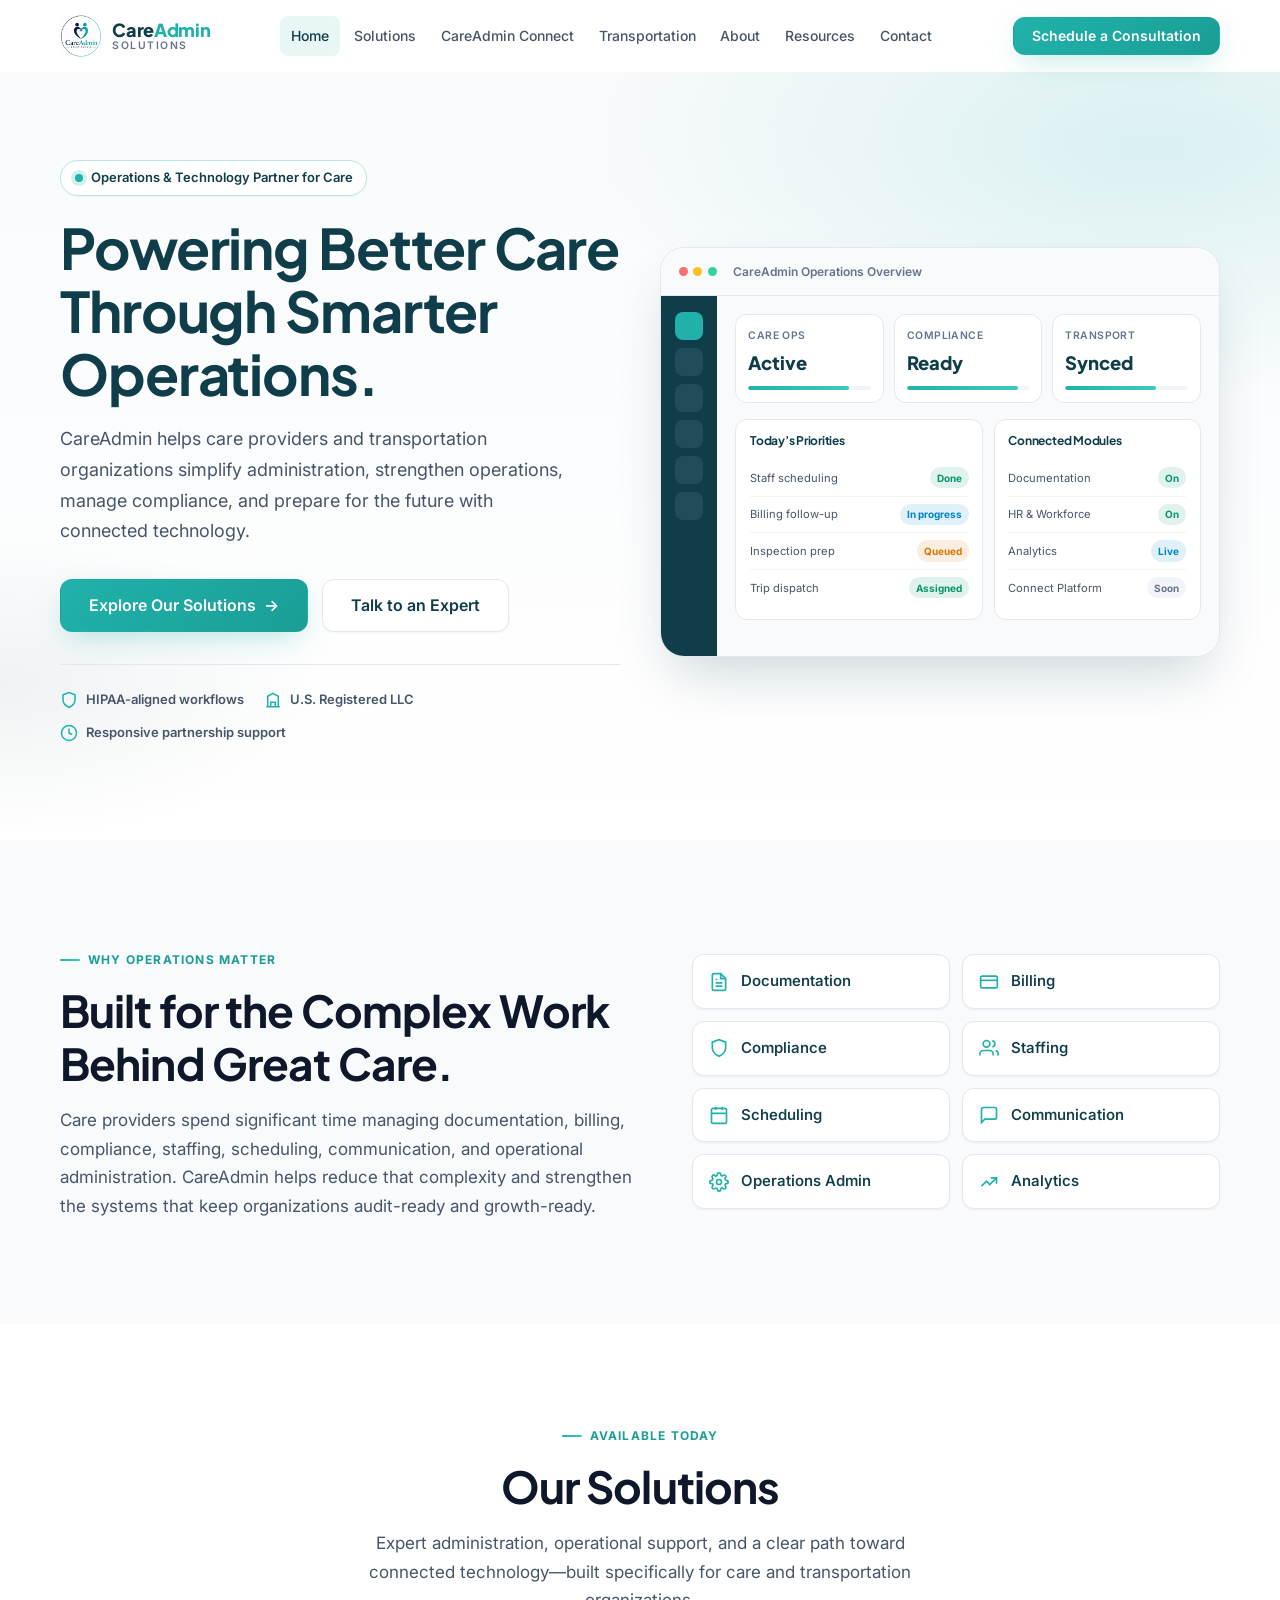
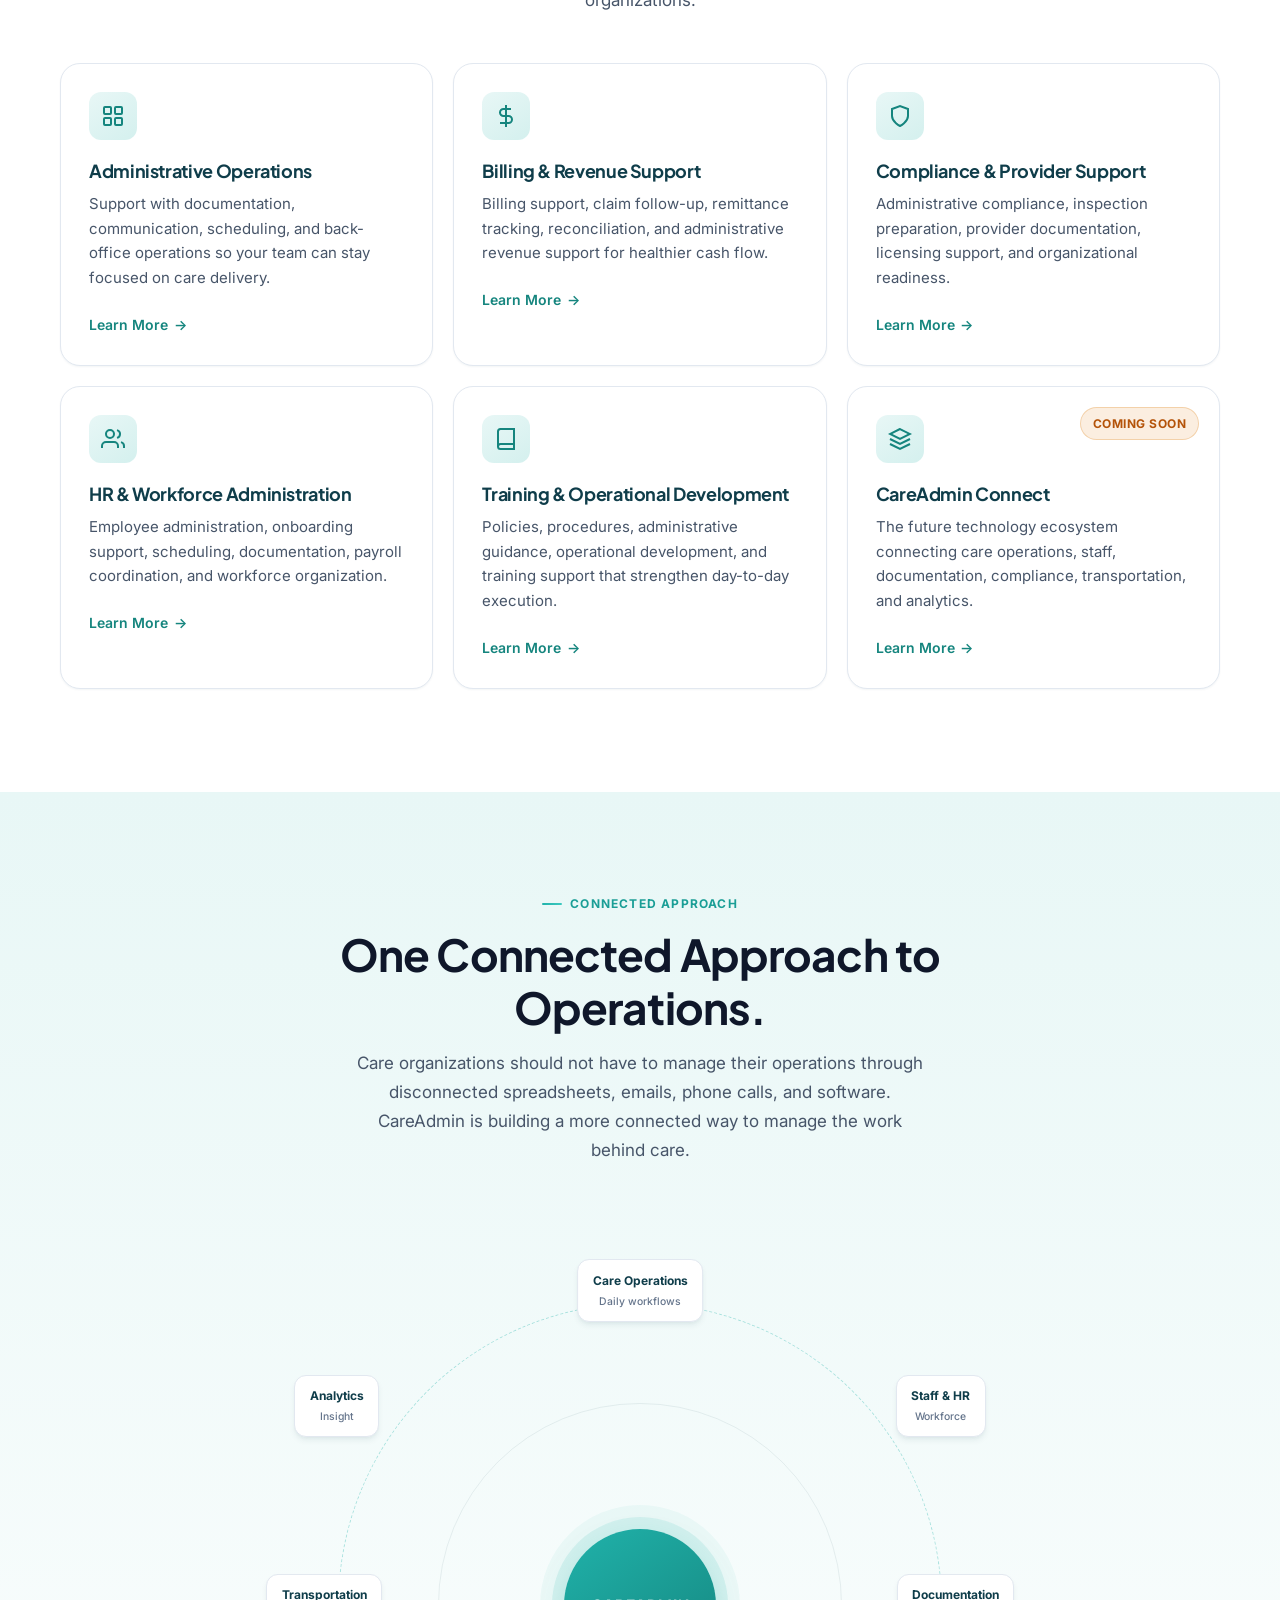
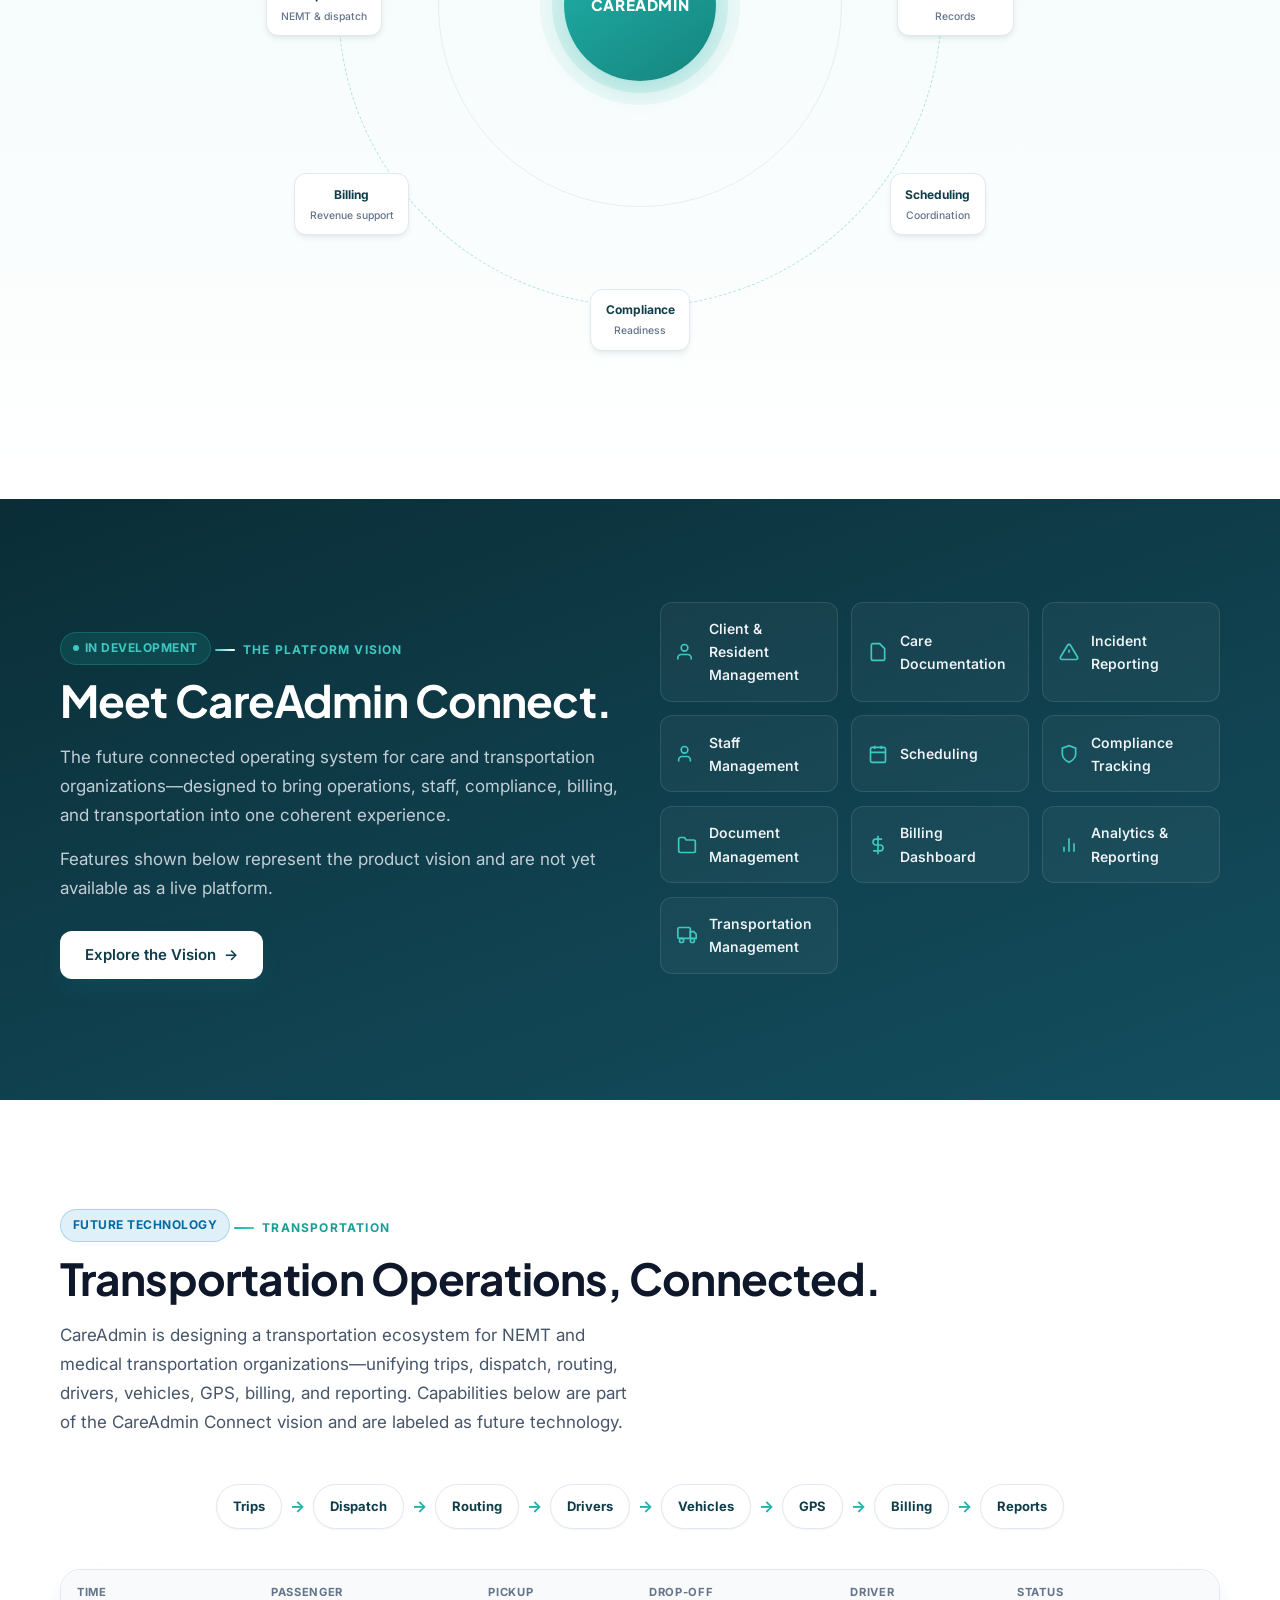
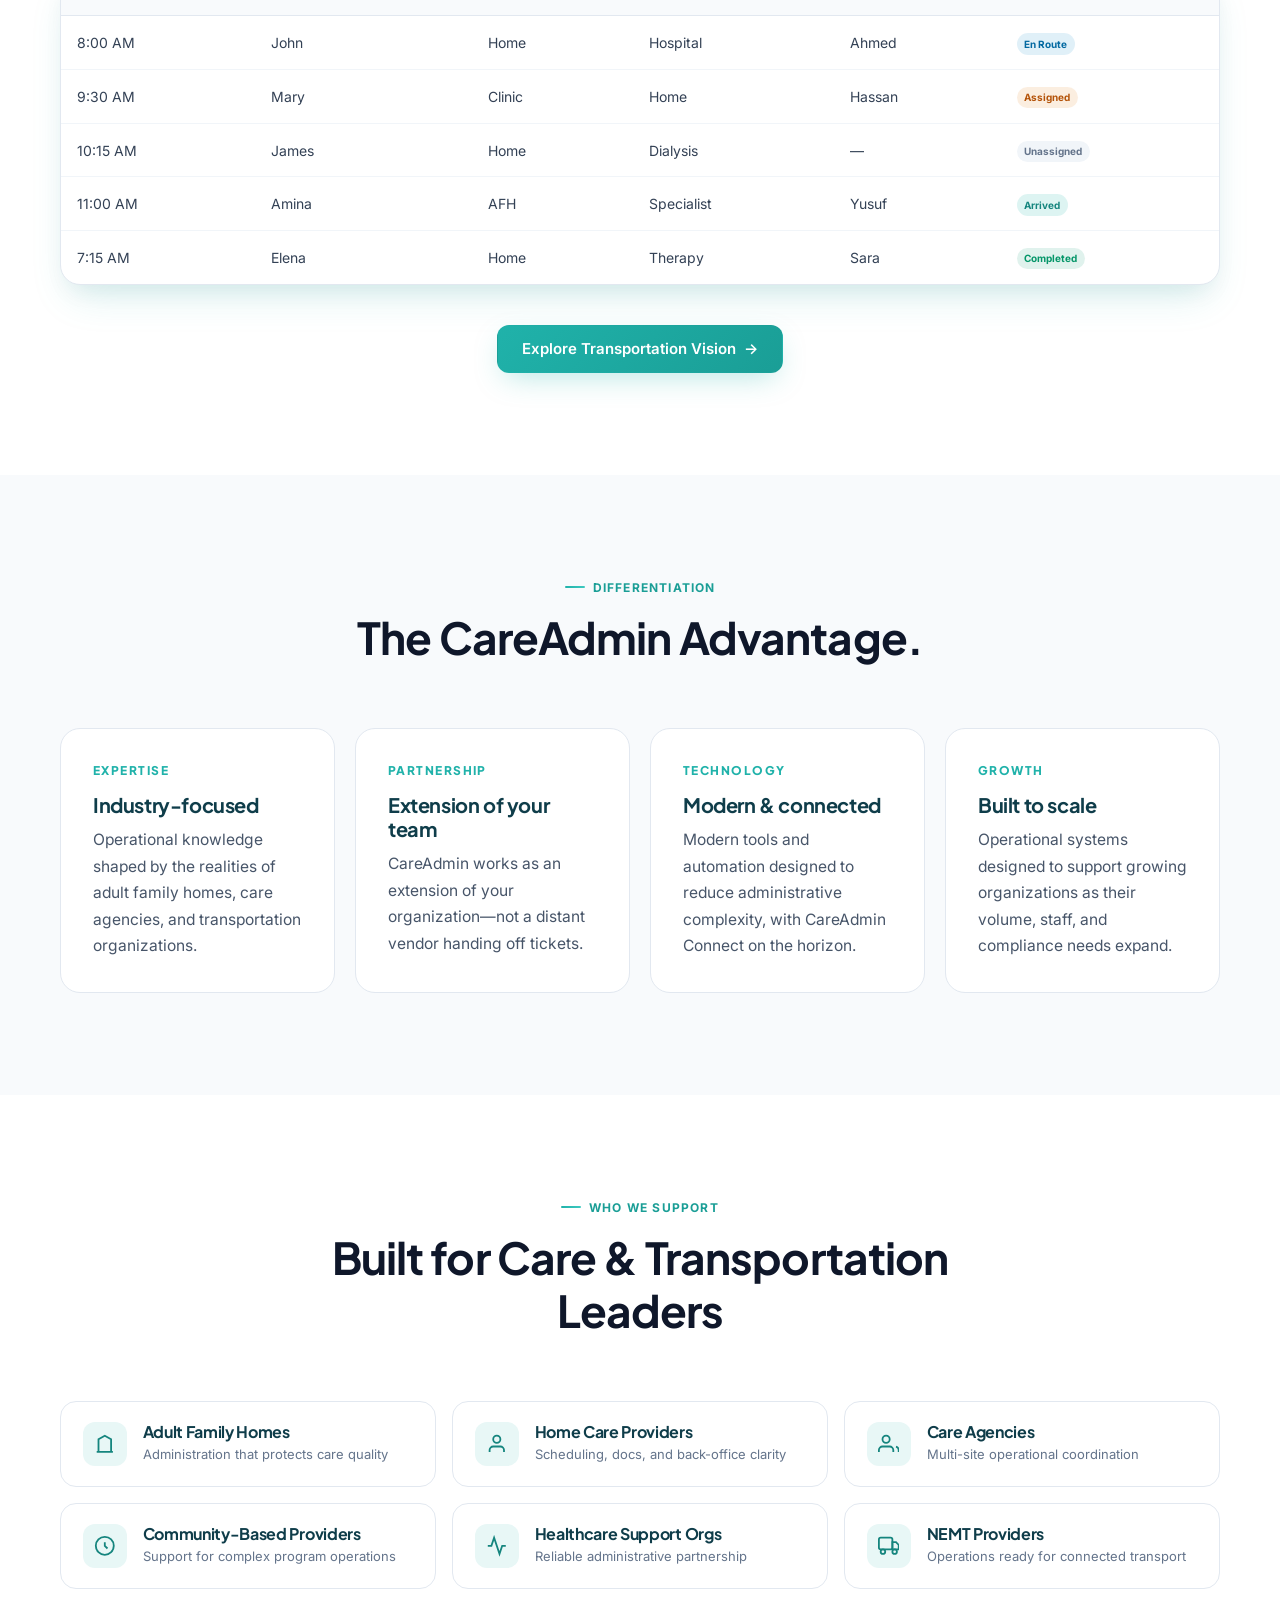
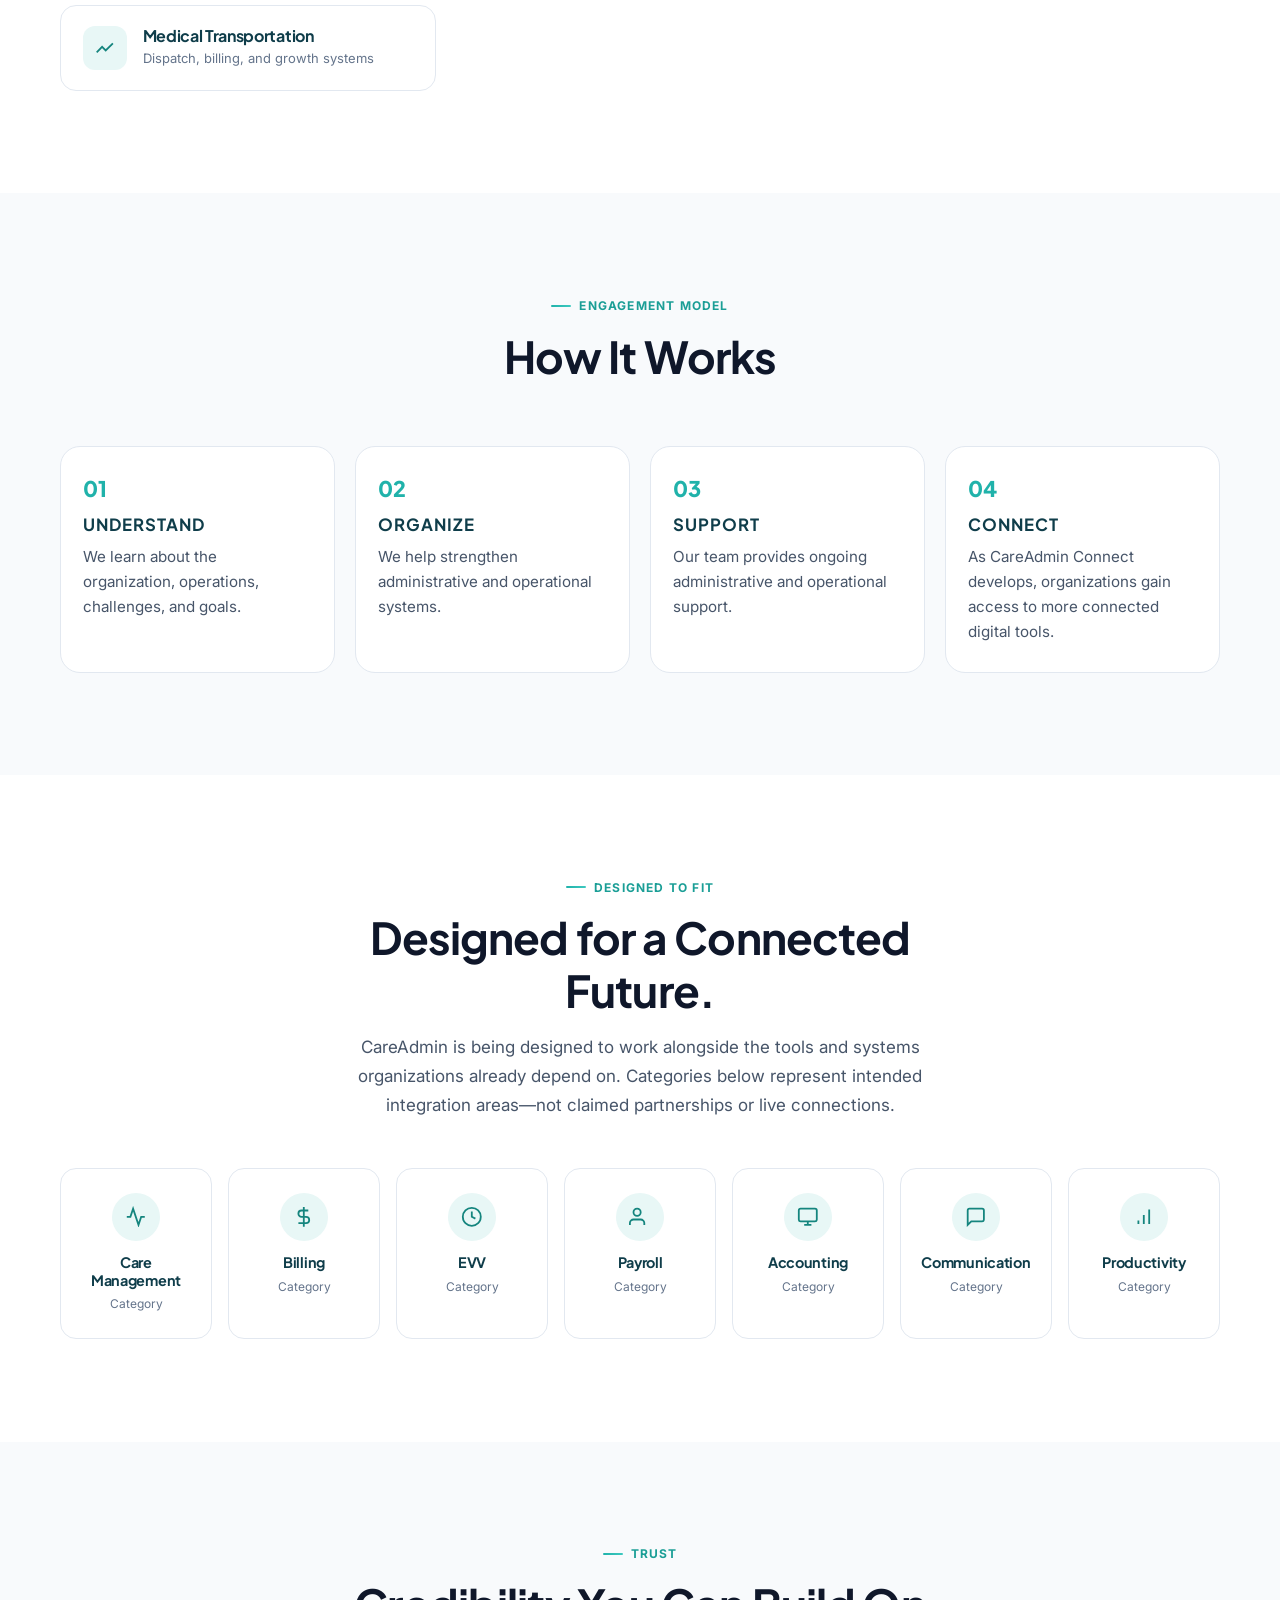
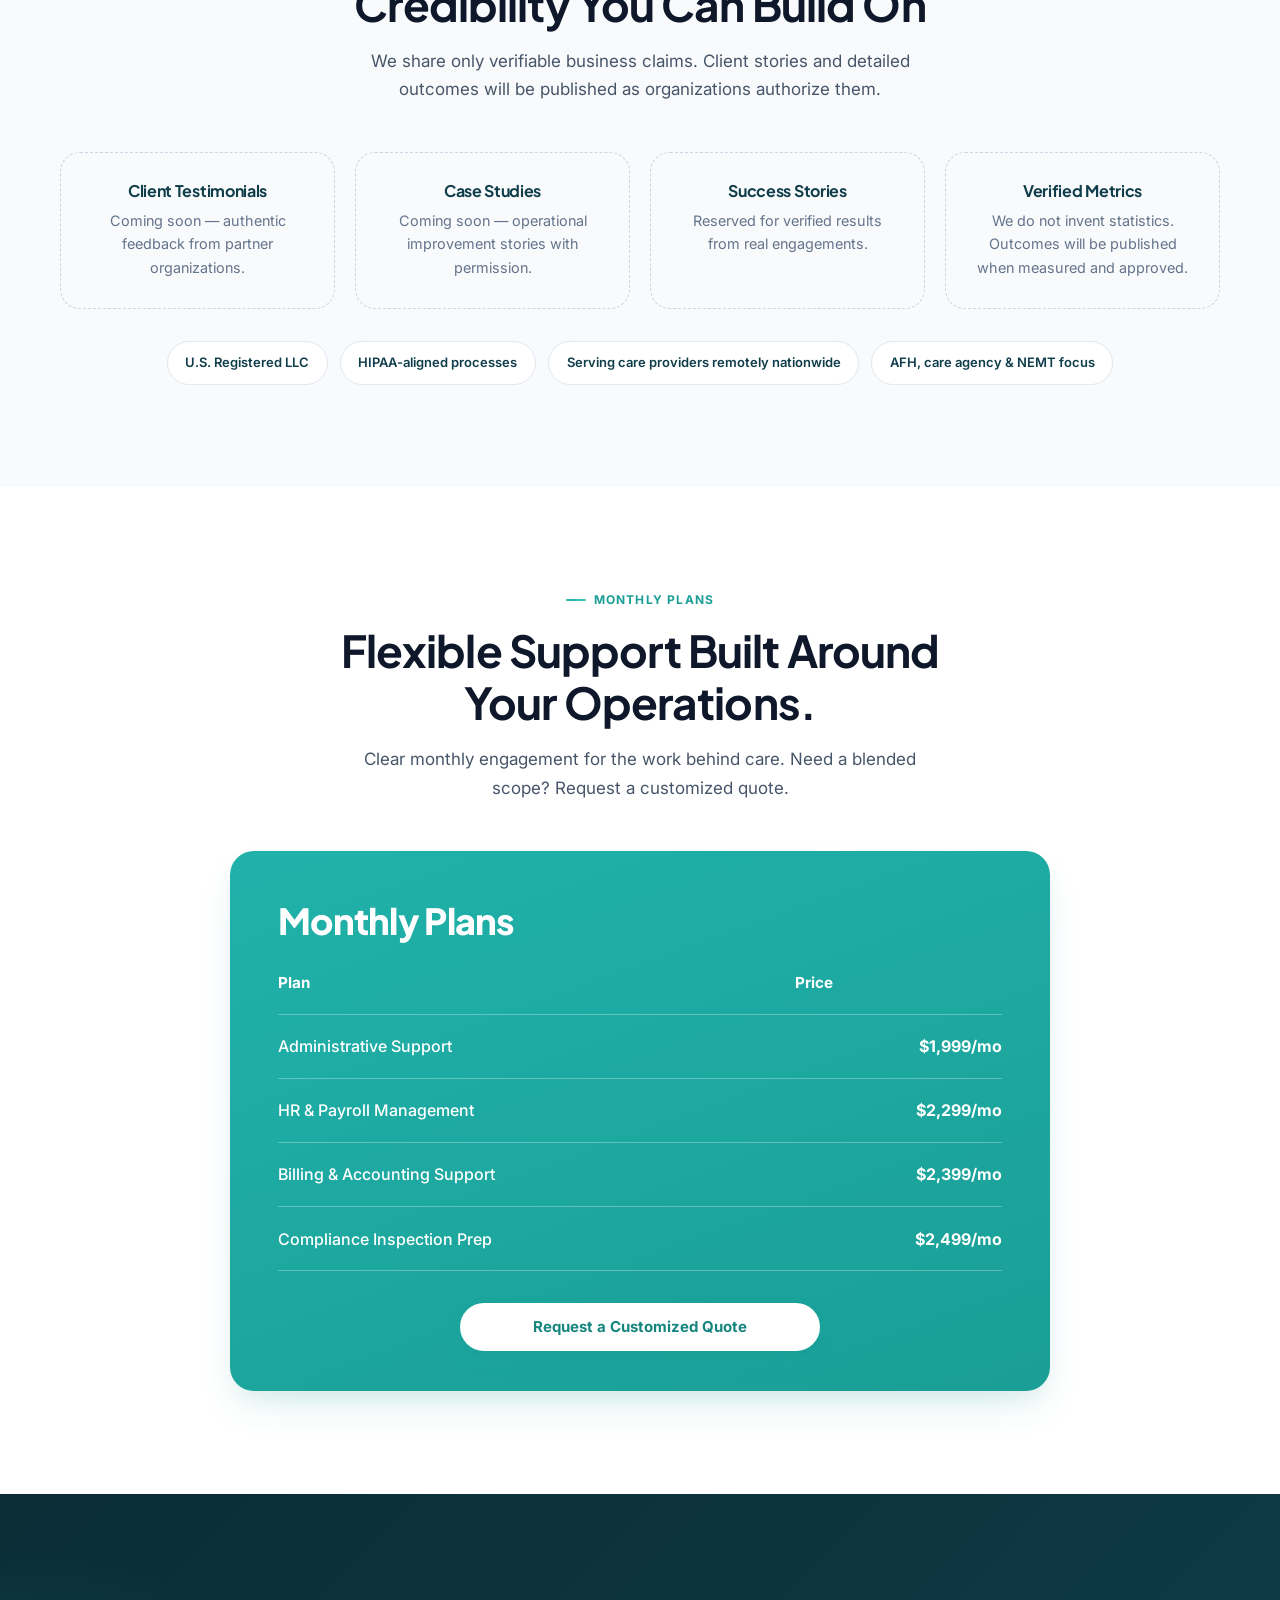
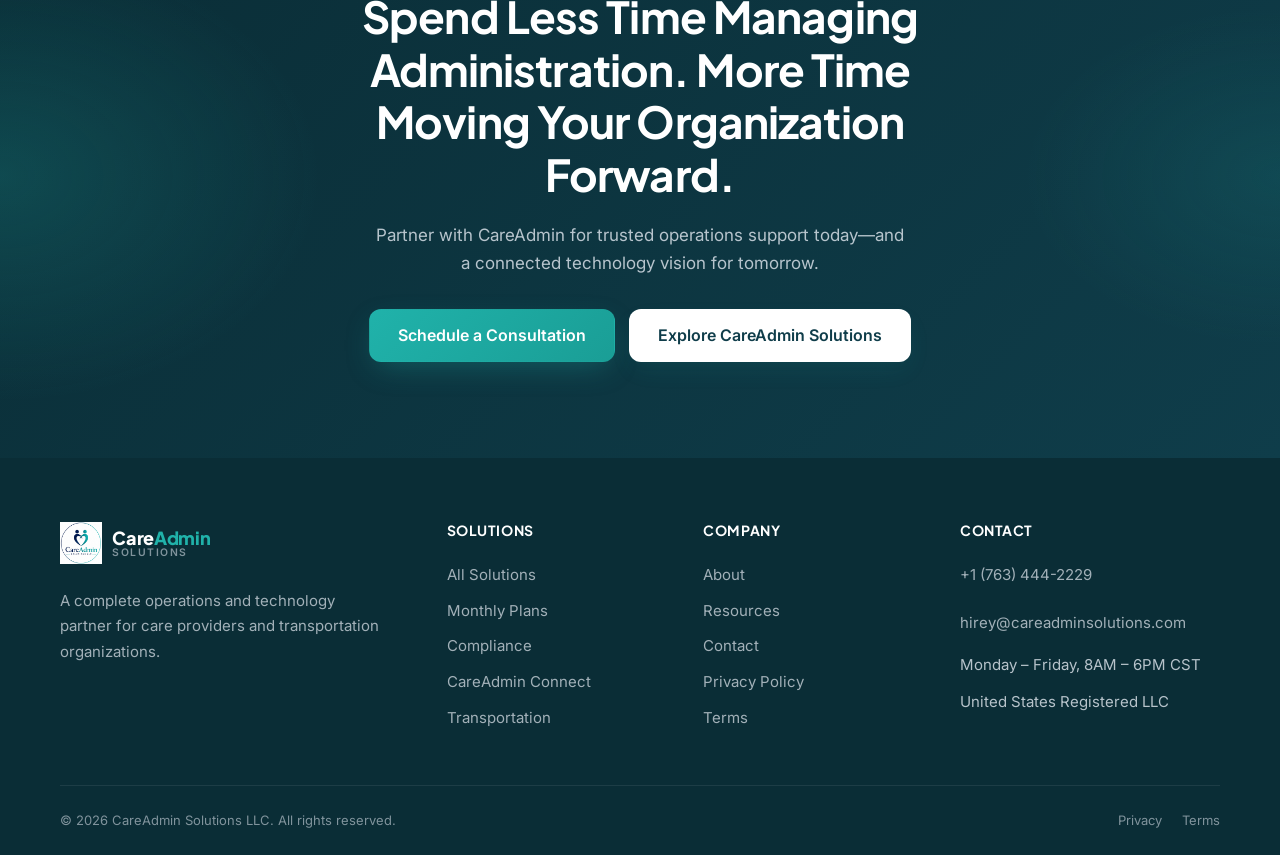
<file: index.htm>
<!DOCTYPE html>
<html lang="en">
<head>
  <meta charset="UTF-8" />
  <meta http-equiv="refresh" content="0; url=index.html" />
  <link rel="canonical" href="https://careadminsolutions.com/" />
  <title>Redirecting to CareAdmin Solutions</title>
  <script>location.replace("index.html");</script>
</head>
<body>
  <p>If you are not redirected, <a href="index.html">continue to CareAdmin Solutions</a>.</p>
</body>
</html>
</file>
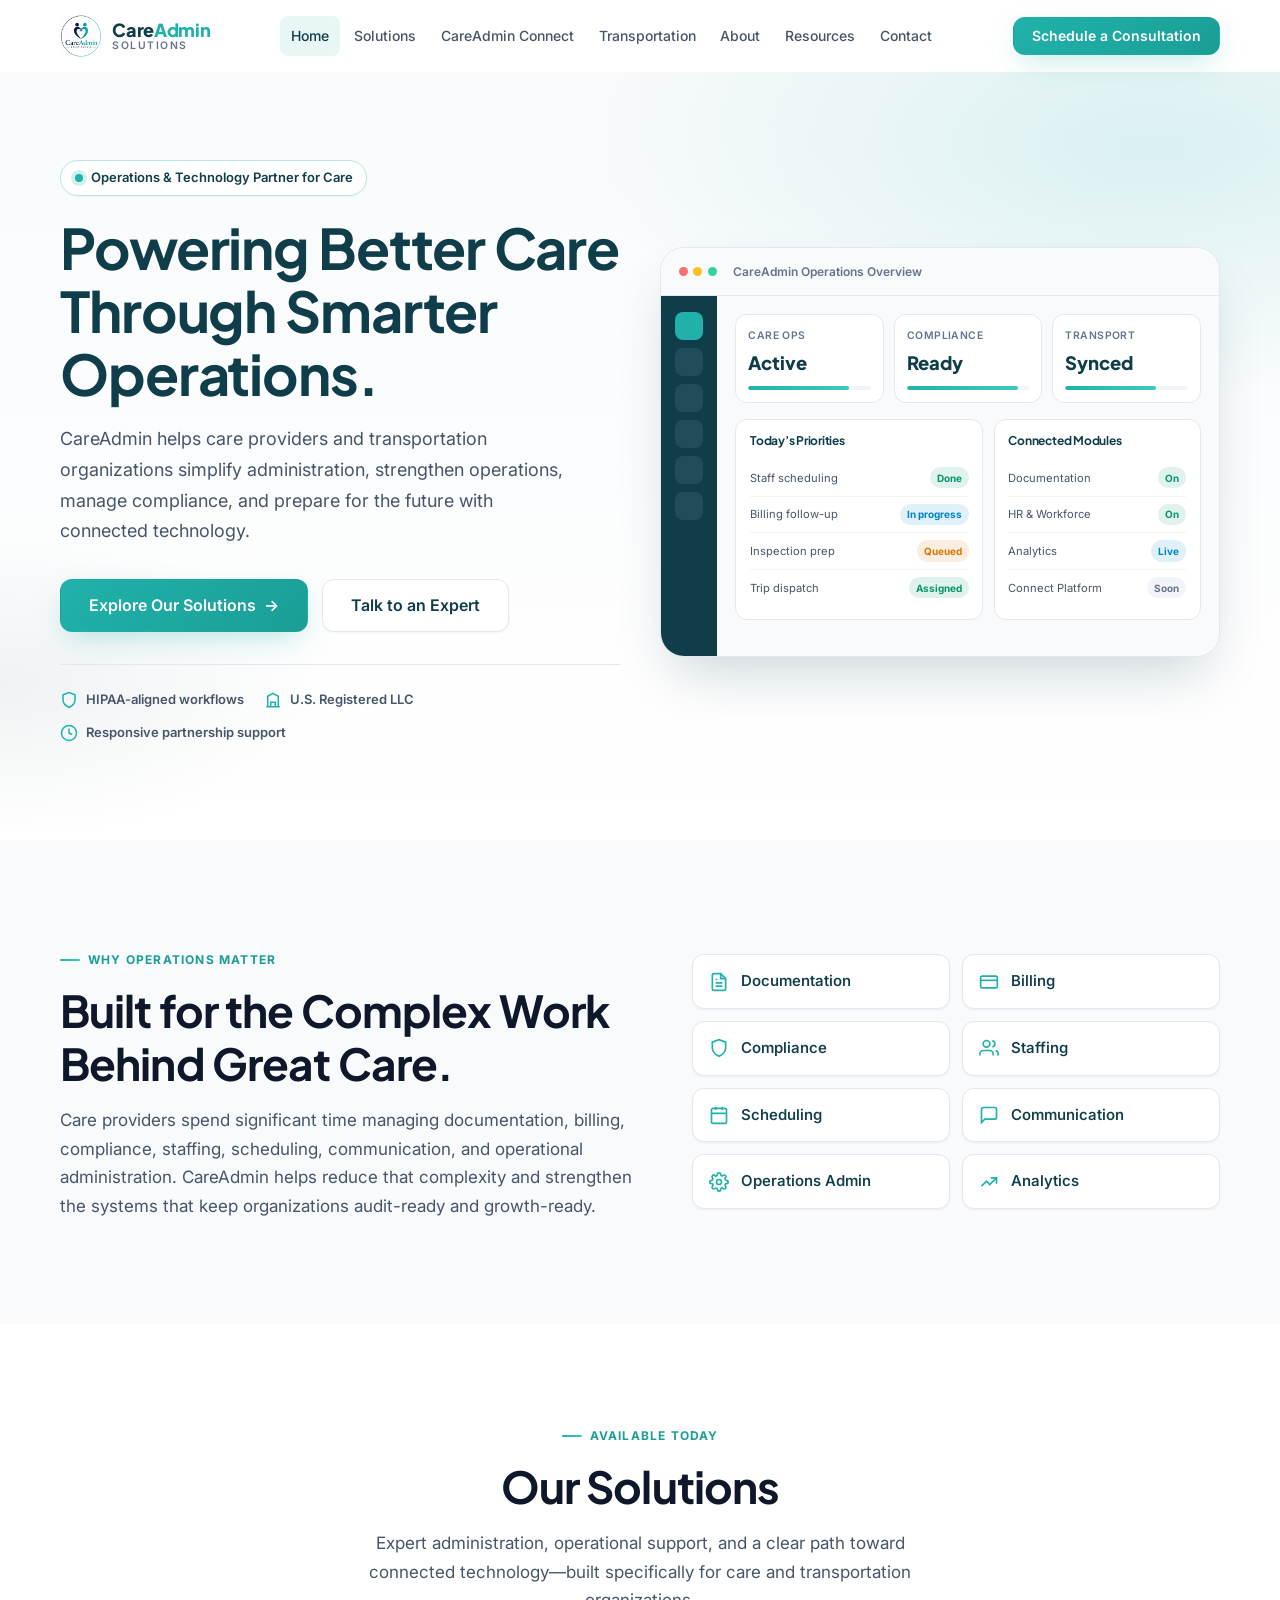
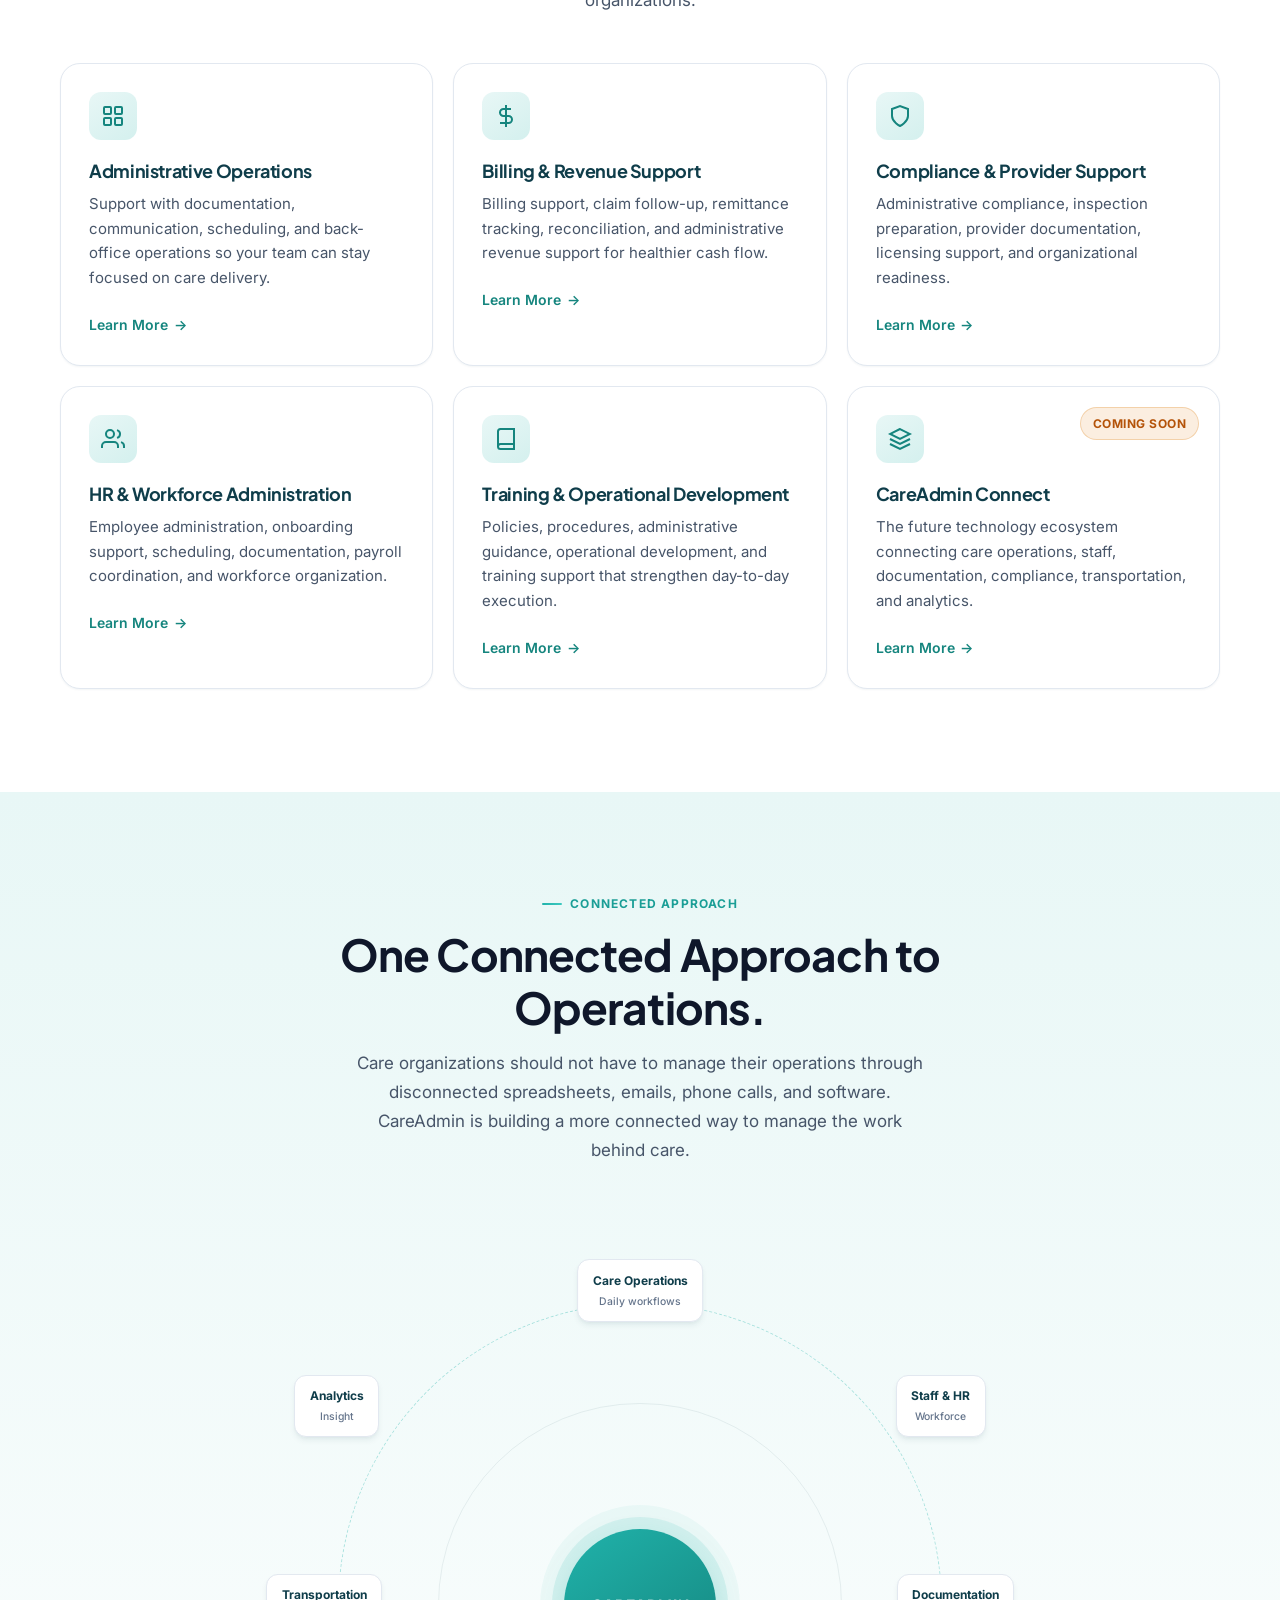
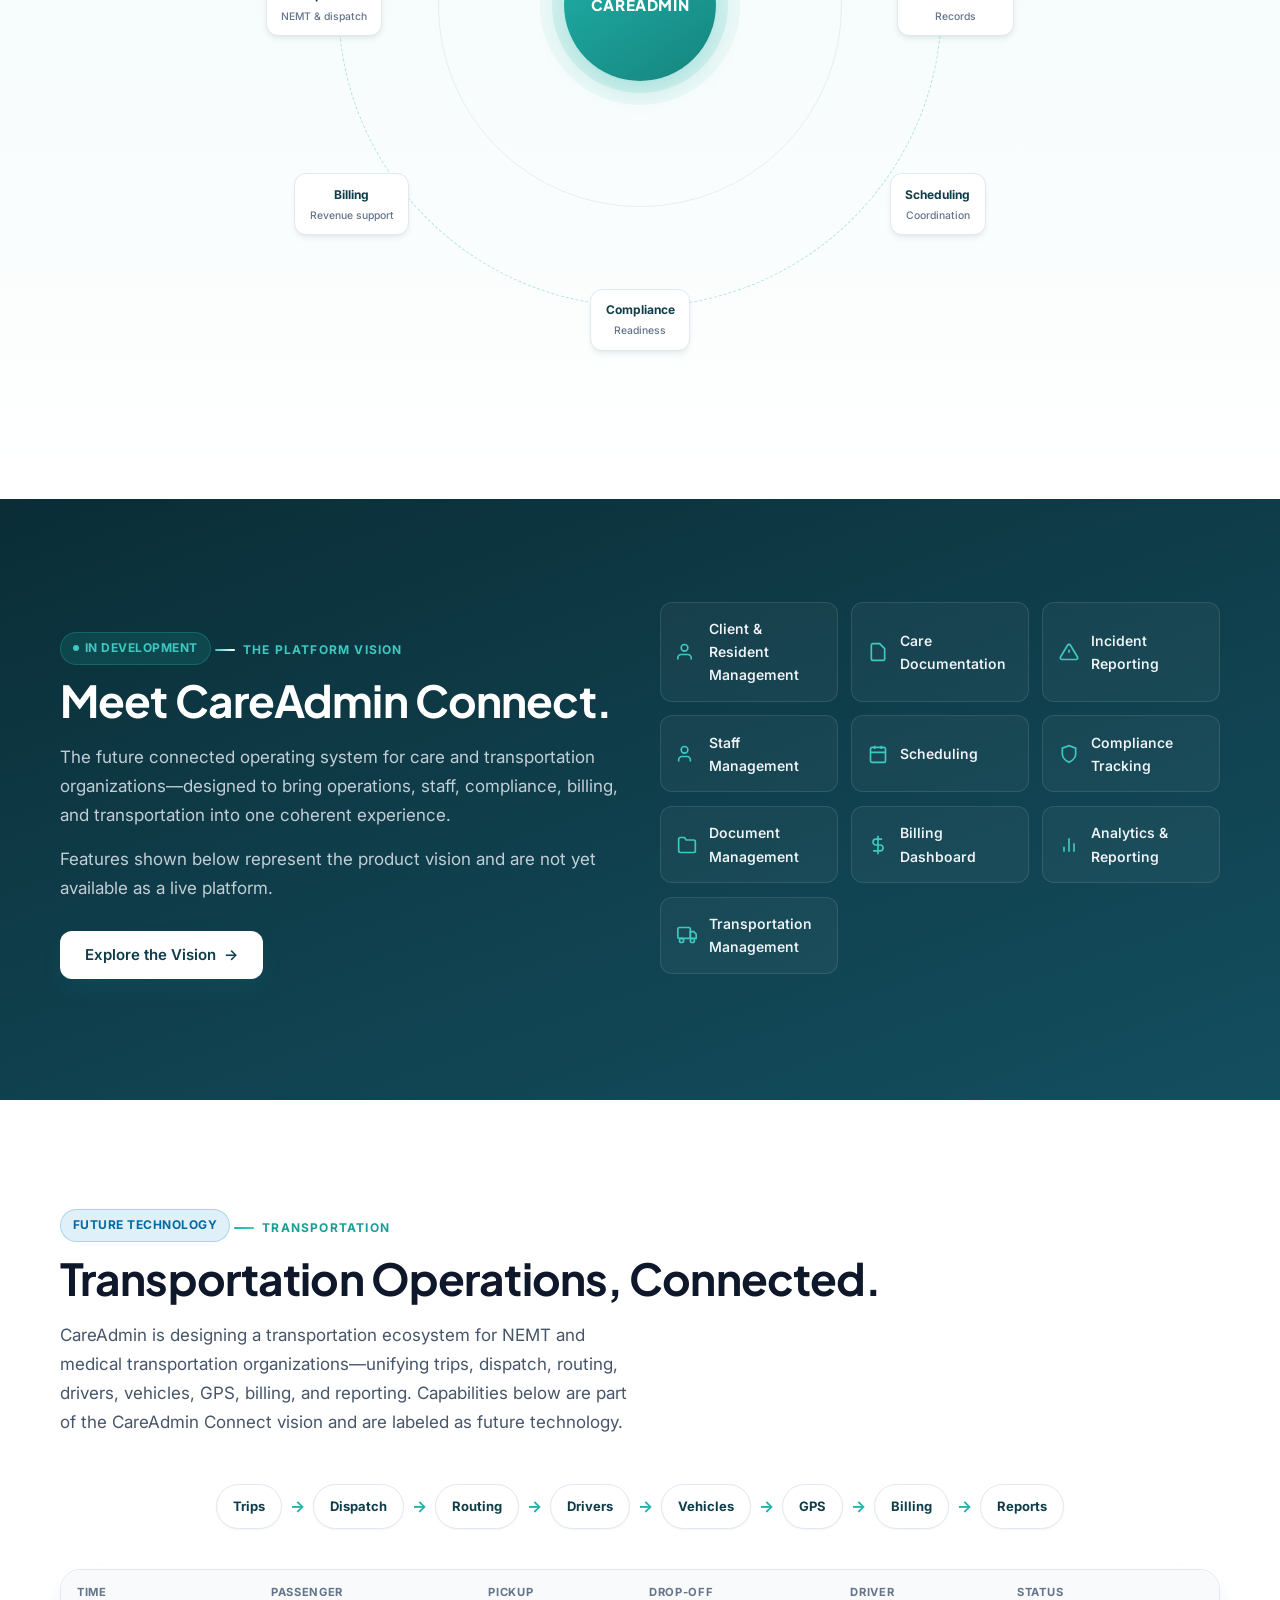
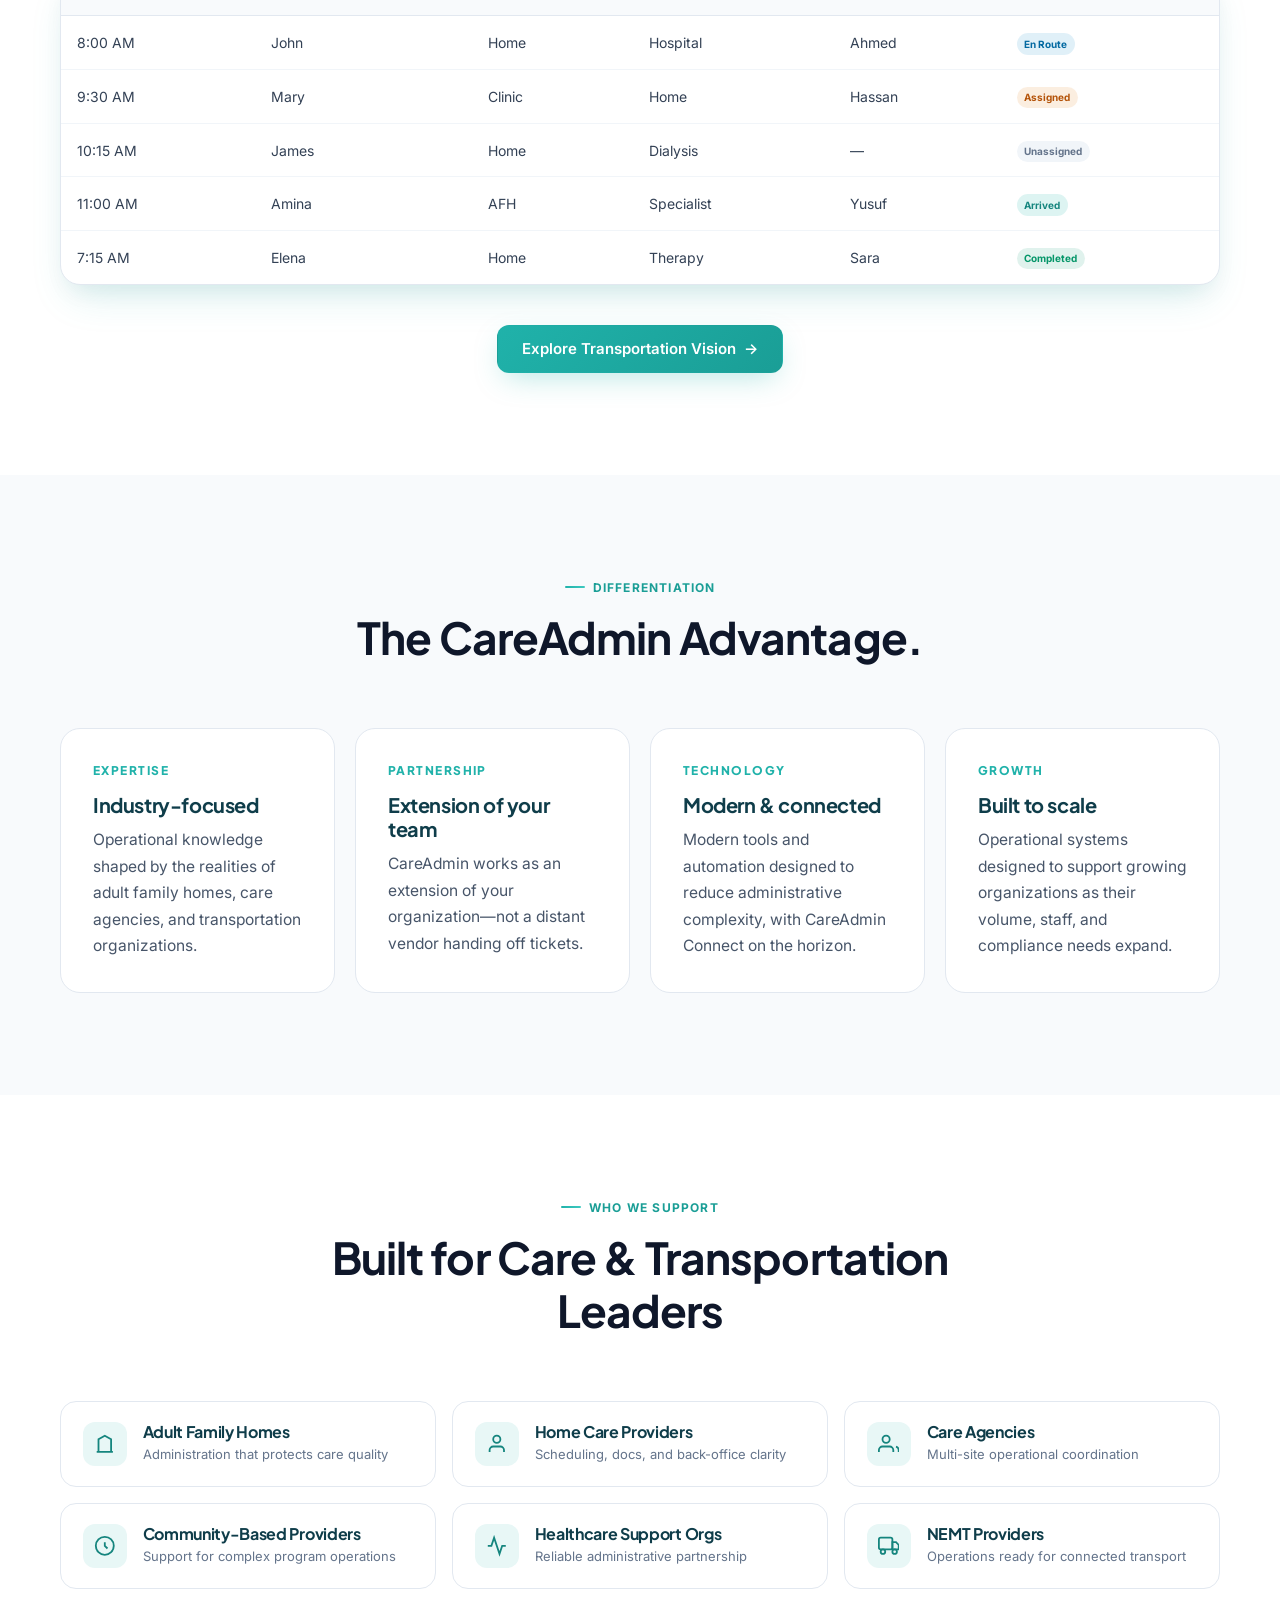
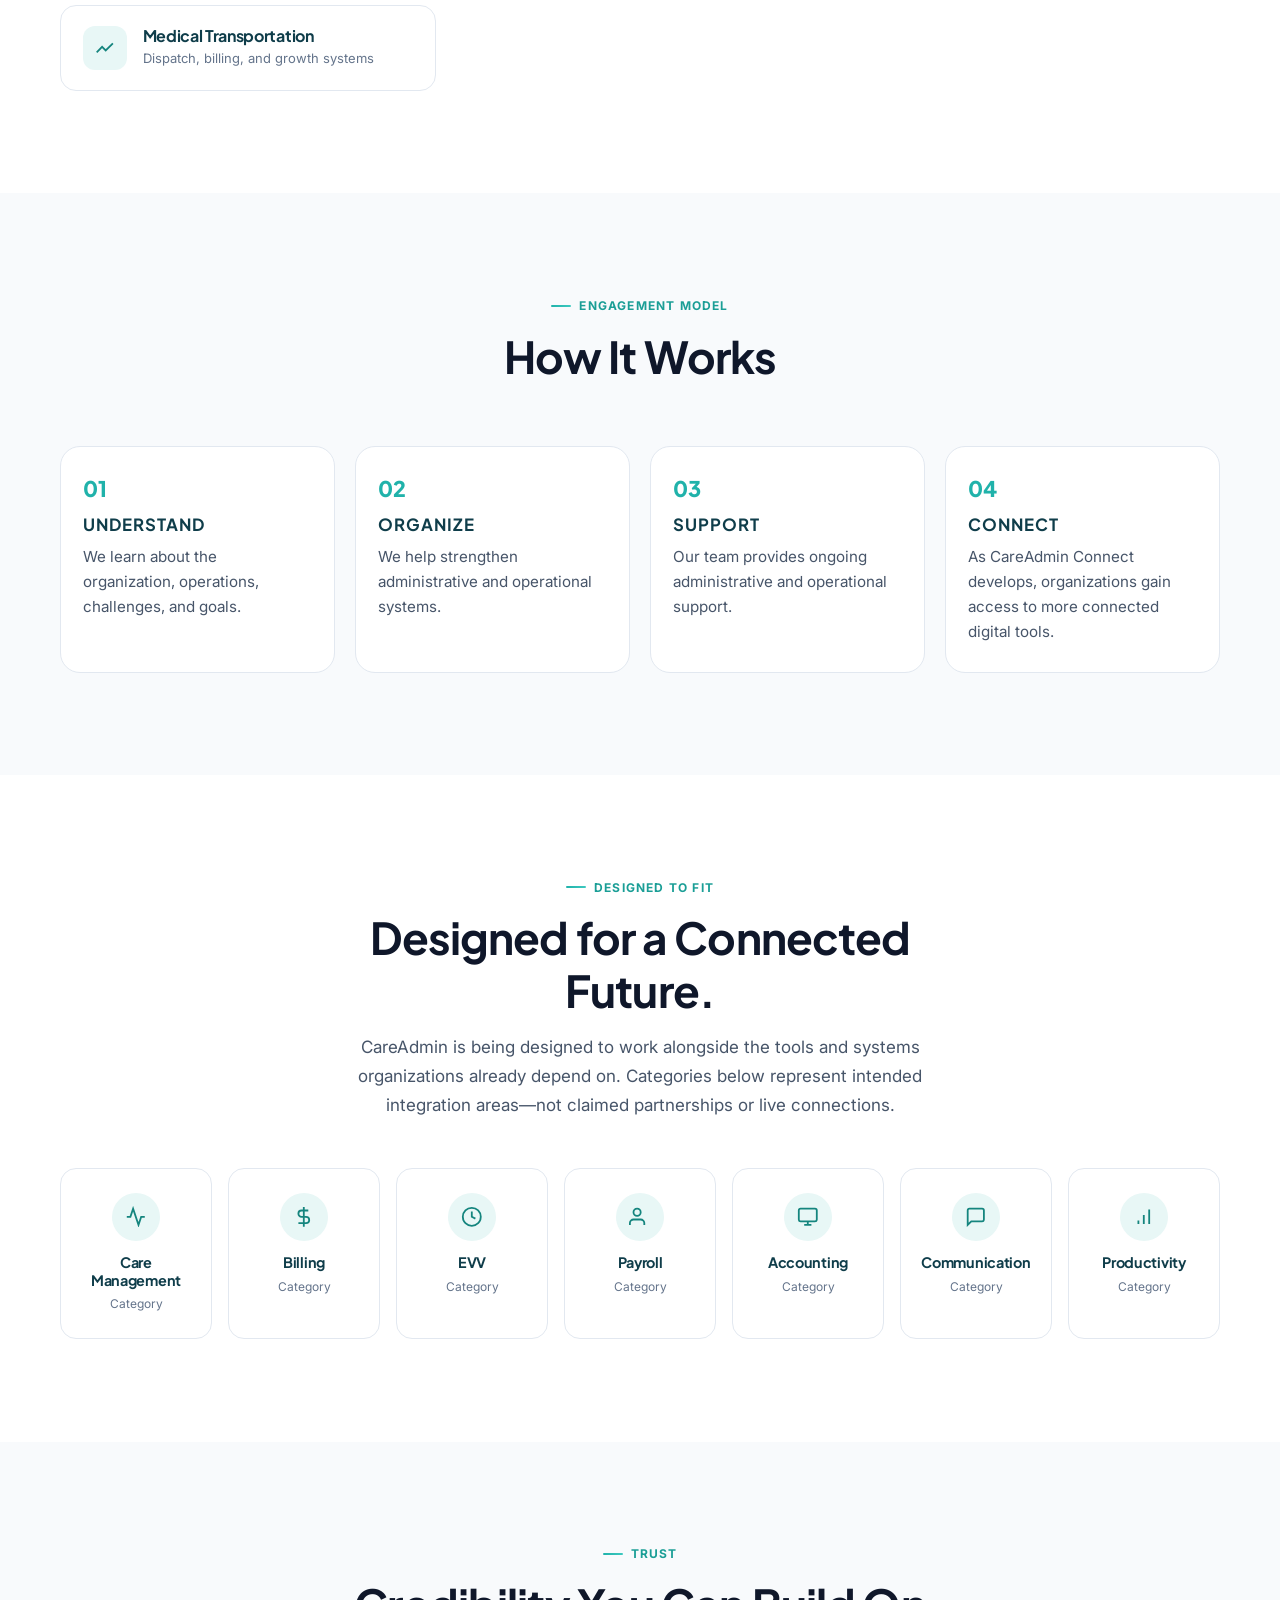
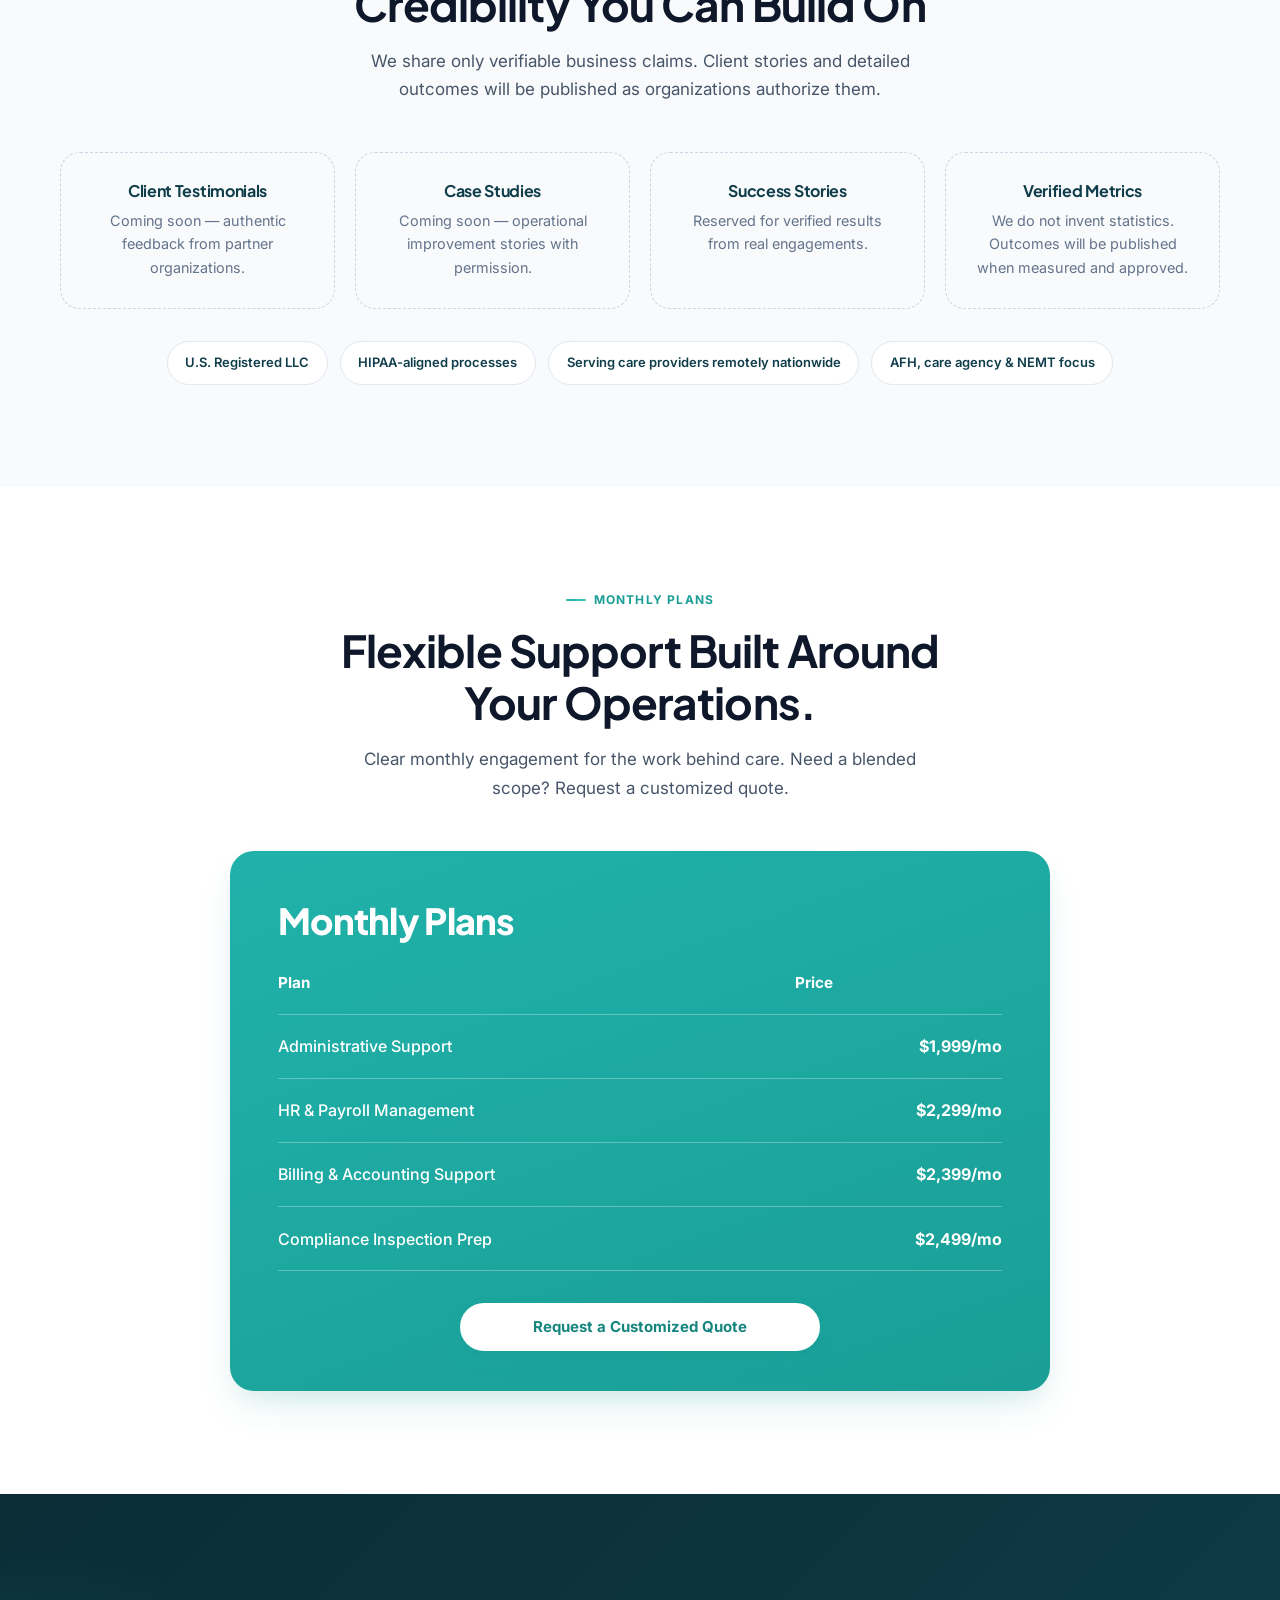
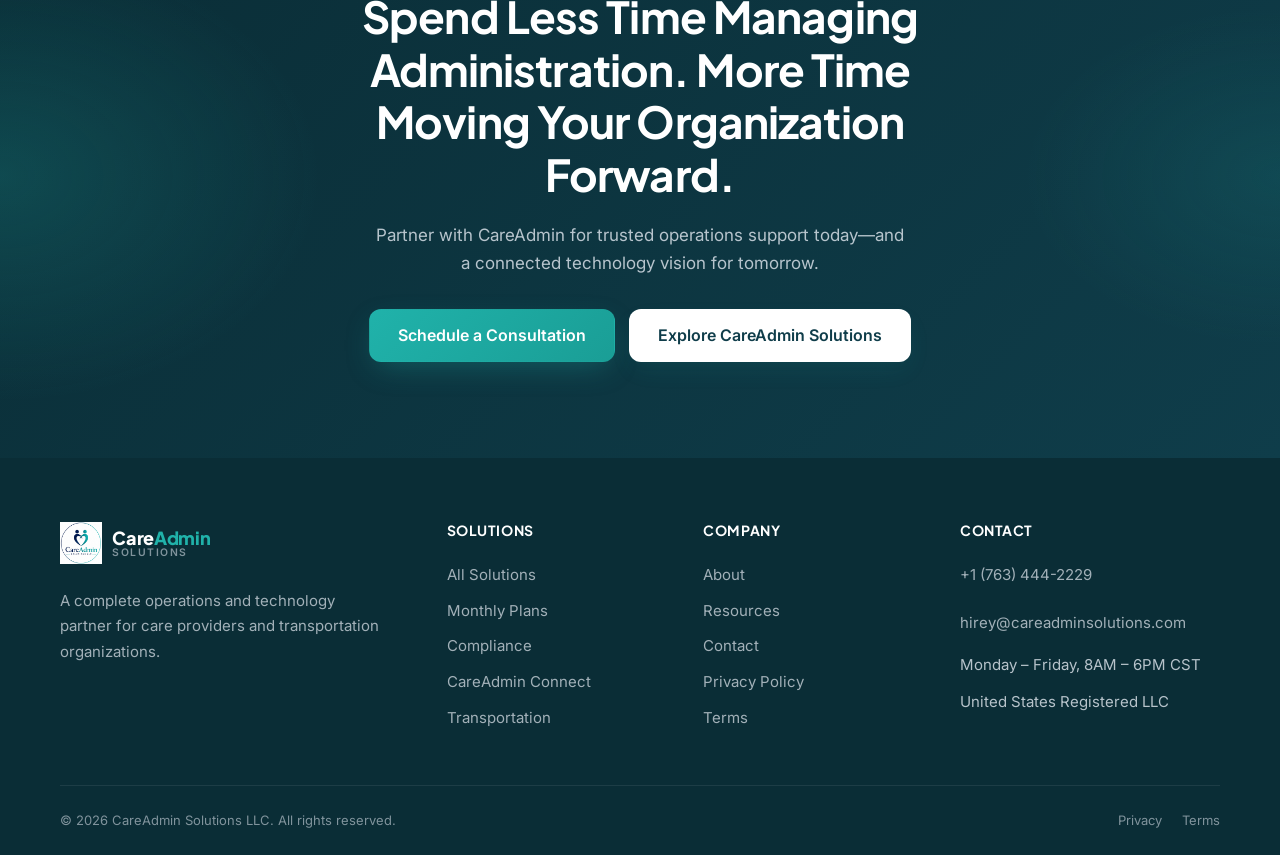
<file: index.html>
<!DOCTYPE html>
<html lang="en">
<head>
  <meta charset="UTF-8" />
  <meta name="viewport" content="width=device-width, initial-scale=1.0" />
  <title>CareAdmin Solutions | Powering Better Care Through Smarter Operations</title>
  <meta name="description" content="CareAdmin Solutions is a complete operations and technology partner for care providers and transportation organizations—administration, compliance, billing, HR, and CareAdmin Connect." />
  <meta name="robots" content="index, follow" />
  <link rel="canonical" href="https://careadminsolutions.com/" />
  <meta property="og:type" content="website" />
  <meta property="og:url" content="https://careadminsolutions.com/" />
  <meta property="og:title" content="CareAdmin Solutions | Smarter Operations for Care &amp; Transportation" />
  <meta property="og:description" content="Expert administration. Smarter operations. Connected technology. Your complete operations partner for care and transportation." />
  <meta property="og:locale" content="en_US" />
  <meta name="twitter:card" content="summary_large_image" />
  <meta name="twitter:title" content="CareAdmin Solutions | Powering Better Care Through Smarter Operations" />
  <meta name="twitter:description" content="A trusted care operations partner today. A technology-enabled company building toward a connected future." />
  <link rel="icon" href="assets/logos/logo-icon.png" type="image/png" />
  <link rel="preconnect" href="https://fonts.googleapis.com" />
  <link rel="preconnect" href="https://fonts.gstatic.com" crossorigin />
  <link href="https://fonts.googleapis.com/css2?family=Inter:wght@400;500;600;700&family=Plus+Jakarta+Sans:wght@600;700;800&display=swap" rel="stylesheet" />
  <link rel="stylesheet" href="css/style.css" />
  <link rel="stylesheet" href="css/components.css" />
  <link rel="stylesheet" href="css/responsive.css" />
  <script type="application/ld+json">
  {
    "@context": "https://schema.org",
    "@type": "ProfessionalService",
    "name": "CareAdmin Solutions LLC",
    "description": "Operations and technology partner for care providers and transportation organizations—administration, compliance, billing, HR, and CareAdmin Connect.",
    "url": "https://careadminsolutions.com",
    "telephone": "+1-763-444-2229",
    "email": "hirey@careadminsolutions.com",
    "areaServed": "US",
    "slogan": "Powering Better Care Through Smarter Operations.",
    "serviceType": [
      "Healthcare Administration Services",
      "Care Operations Support",
      "Compliance Support",
      "Billing Support",
      "Transportation Operations Support"
    ],
    "hasOfferCatalog": {
      "@type": "OfferCatalog",
      "name": "Monthly Plans",
      "itemListElement": [
        { "@type": "Offer", "name": "Administrative Support", "price": "1999", "priceCurrency": "USD", "priceSpecification": { "@type": "UnitPriceSpecification", "price": "1999", "priceCurrency": "USD", "unitText": "MONTH" } },
        { "@type": "Offer", "name": "HR & Payroll Management", "price": "2299", "priceCurrency": "USD", "priceSpecification": { "@type": "UnitPriceSpecification", "price": "2299", "priceCurrency": "USD", "unitText": "MONTH" } },
        { "@type": "Offer", "name": "Billing & Accounting Support", "price": "2399", "priceCurrency": "USD", "priceSpecification": { "@type": "UnitPriceSpecification", "price": "2399", "priceCurrency": "USD", "unitText": "MONTH" } },
        { "@type": "Offer", "name": "Compliance Inspection Prep", "price": "2499", "priceCurrency": "USD", "priceSpecification": { "@type": "UnitPriceSpecification", "price": "2499", "priceCurrency": "USD", "unitText": "MONTH" } }
      ]
    }
  }
  </script>
</head>
<body>
  <a class="skip-link" href="#main">Skip to main content</a>

  <header class="site-header" id="site-header">
    <div class="container header-inner">
      <a href="index.html" class="logo" aria-label="CareAdmin Solutions home">
        <img src="assets/logos/logo-icon.png" alt="" class="logo-img" width="42" height="44" />
        <span class="logo-text">
          <span class="logo-name"><span class="logo-care">Care</span><span class="logo-admin">Admin</span></span>
          <span class="logo-tagline">Solutions</span>
        </span>
      </a>
      <nav class="nav-desktop" aria-label="Primary navigation">
        <a href="index.html">Home</a>
        <a href="services.html">Solutions</a>
        <a href="careadmin-connect.html">CareAdmin Connect</a>
        <a href="transportation.html">Transportation</a>
        <a href="about.html">About</a>
        <a href="resources.html">Resources</a>
        <a href="contact.html">Contact</a>
      </nav>
      <div class="header-end">
        <div class="header-cta">
          <a href="contact.html" class="btn btn-primary btn-sm">Schedule a Consultation</a>
        </div>
        <button class="menu-toggle" id="menu-toggle" aria-label="Open menu" aria-expanded="false" aria-controls="mobile-nav">
          <span></span><span></span><span></span>
        </button>
      </div>
    </div>
  </header>

  <nav class="mobile-nav" id="mobile-nav" aria-label="Mobile navigation">
    <a href="index.html">Home</a>
    <a href="services.html">Solutions</a>
    <a href="careadmin-connect.html">CareAdmin Connect</a>
    <a href="transportation.html">Transportation</a>
    <a href="about.html">About</a>
    <a href="resources.html">Resources</a>
    <a href="contact.html">Contact</a>
    <a href="contact.html" class="btn btn-primary">Schedule a Consultation</a>
  </nav>

  <main id="main">
    <!-- SECTION 1: Hero -->
    <section class="hero">
      <div class="container hero-grid">
        <div class="reveal">
          <div class="hero-eyebrow">
            <span class="hero-eyebrow-dot" aria-hidden="true"></span>
            Operations &amp; Technology Partner for Care
          </div>
          <h1>Powering Better Care Through Smarter Operations.</h1>
          <p class="hero-lead">
            CareAdmin helps care providers and transportation organizations simplify administration, strengthen operations, manage compliance, and prepare for the future with connected technology.
          </p>
          <div class="btn-group">
            <a href="services.html" class="btn btn-primary btn-lg btn-arrow">Explore Our Solutions</a>
            <a href="contact.html" class="btn btn-secondary btn-lg">Talk to an Expert</a>
          </div>
          <div class="hero-trust">
            <div class="hero-trust-item">
              <svg viewBox="0 0 24 24" fill="none" stroke="currentColor" stroke-width="2" aria-hidden="true"><path d="M12 22s8-4 8-10V5l-8-3-8 3v7c0 6 8 10 8 10z"/></svg>
              HIPAA-aligned workflows
            </div>
            <div class="hero-trust-item">
              <svg viewBox="0 0 24 24" fill="none" stroke="currentColor" stroke-width="2" aria-hidden="true"><path d="M3 21h18M5 21V7l7-4 7 4v14M9 21v-6h6v6"/></svg>
              U.S. Registered LLC
            </div>
            <div class="hero-trust-item">
              <svg viewBox="0 0 24 24" fill="none" stroke="currentColor" stroke-width="2" aria-hidden="true"><circle cx="12" cy="12" r="10"/><path d="M12 6v6l4 2"/></svg>
              Responsive partnership support
            </div>
          </div>
        </div>

        <div class="reveal reveal-delay-2" aria-hidden="true">
          <div class="mockup">
            <div class="mockup-chrome">
              <div class="mockup-dots"><span></span><span></span><span></span></div>
              <span class="mockup-title">CareAdmin Operations Overview</span>
            </div>
            <div class="mockup-body">
              <div class="mockup-sidebar">
                <div class="dot active"></div>
                <div class="dot"></div>
                <div class="dot"></div>
                <div class="dot"></div>
                <div class="dot"></div>
                <div class="dot"></div>
              </div>
              <div class="mockup-main">
                <div class="mockup-kpis">
                  <div class="kpi">
                    <div class="kpi-label">Care Ops</div>
                    <div class="kpi-value">Active</div>
                    <div class="kpi-bar"><i style="width:82%"></i></div>
                  </div>
                  <div class="kpi">
                    <div class="kpi-label">Compliance</div>
                    <div class="kpi-value">Ready</div>
                    <div class="kpi-bar"><i style="width:91%"></i></div>
                  </div>
                  <div class="kpi">
                    <div class="kpi-label">Transport</div>
                    <div class="kpi-value">Synced</div>
                    <div class="kpi-bar"><i style="width:74%"></i></div>
                  </div>
                </div>
                <div class="mockup-panels">
                  <div class="panel">
                    <h4>Today’s Priorities</h4>
                    <div class="panel-row"><span>Staff scheduling</span><span class="status-pill status-ok">Done</span></div>
                    <div class="panel-row"><span>Billing follow-up</span><span class="status-pill status-info">In progress</span></div>
                    <div class="panel-row"><span>Inspection prep</span><span class="status-pill status-warn">Queued</span></div>
                    <div class="panel-row"><span>Trip dispatch</span><span class="status-pill status-ok">Assigned</span></div>
                  </div>
                  <div class="panel">
                    <h4>Connected Modules</h4>
                    <div class="panel-row"><span>Documentation</span><span class="status-pill status-ok">On</span></div>
                    <div class="panel-row"><span>HR &amp; Workforce</span><span class="status-pill status-ok">On</span></div>
                    <div class="panel-row"><span>Analytics</span><span class="status-pill status-info">Live</span></div>
                    <div class="panel-row"><span>Connect Platform</span><span class="status-pill status-muted">Soon</span></div>
                  </div>
                </div>
              </div>
            </div>
          </div>
        </div>
      </div>
    </section>

    <!-- SECTION 2: Trust / Introduction -->
    <section class="section section-alt" id="introduction">
      <div class="container intro-grid">
        <div class="reveal">
          <p class="section-label">Why operations matter</p>
          <h2 class="section-title wide">Built for the Complex Work Behind Great Care.</h2>
          <p class="section-desc">
            Care providers spend significant time managing documentation, billing, compliance, staffing, scheduling, communication, and operational administration. CareAdmin helps reduce that complexity and strengthen the systems that keep organizations audit-ready and growth-ready.
          </p>
        </div>
        <div class="complexity-list reveal reveal-delay-1">
          <div class="complexity-item"><svg viewBox="0 0 24 24" fill="none" stroke="currentColor" stroke-width="2"><path d="M14 2H6a2 2 0 0 0-2 2v16a2 2 0 0 0 2 2h12a2 2 0 0 0 2-2V8z"/><path d="M14 2v6h6M16 13H8M16 17H8M10 9H8"/></svg>Documentation</div>
          <div class="complexity-item"><svg viewBox="0 0 24 24" fill="none" stroke="currentColor" stroke-width="2"><rect x="2" y="5" width="20" height="14" rx="2"/><path d="M2 10h20"/></svg>Billing</div>
          <div class="complexity-item"><svg viewBox="0 0 24 24" fill="none" stroke="currentColor" stroke-width="2"><path d="M12 22s8-4 8-10V5l-8-3-8 3v7c0 6 8 10 8 10z"/></svg>Compliance</div>
          <div class="complexity-item"><svg viewBox="0 0 24 24" fill="none" stroke="currentColor" stroke-width="2"><path d="M17 21v-2a4 4 0 0 0-4-4H5a4 4 0 0 0-4 4v2"/><circle cx="9" cy="7" r="4"/><path d="M23 21v-2a4 4 0 0 0-3-3.87M16 3.13a4 4 0 0 1 0 7.75"/></svg>Staffing</div>
          <div class="complexity-item"><svg viewBox="0 0 24 24" fill="none" stroke="currentColor" stroke-width="2"><rect x="3" y="4" width="18" height="18" rx="2"/><path d="M16 2v4M8 2v4M3 10h18"/></svg>Scheduling</div>
          <div class="complexity-item"><svg viewBox="0 0 24 24" fill="none" stroke="currentColor" stroke-width="2"><path d="M21 15a2 2 0 0 1-2 2H7l-4 4V5a2 2 0 0 1 2-2h14a2 2 0 0 1 2 2z"/></svg>Communication</div>
          <div class="complexity-item"><svg viewBox="0 0 24 24" fill="none" stroke="currentColor" stroke-width="2"><circle cx="12" cy="12" r="3"/><path d="M19.4 15a1.65 1.65 0 0 0 .33 1.82l.06.06a2 2 0 1 1-2.83 2.83l-.06-.06a1.65 1.65 0 0 0-1.82-.33 1.65 1.65 0 0 0-1 1.51V21a2 2 0 1 1-4 0v-.09A1.65 1.65 0 0 0 9 19.4a1.65 1.65 0 0 0-1.82.33l-.06.06a2 2 0 1 1-2.83-2.83l.06-.06A1.65 1.65 0 0 0 4.68 15a1.65 1.65 0 0 0-1.51-1H3a2 2 0 1 1 0-4h.09A1.65 1.65 0 0 0 4.6 9a1.65 1.65 0 0 0-.33-1.82l-.06-.06a2 2 0 1 1 2.83-2.83l.06.06A1.65 1.65 0 0 0 9 4.68a1.65 1.65 0 0 0 1-1.51V3a2 2 0 1 1 4 0v.09a1.65 1.65 0 0 0 1 1.51 1.65 1.65 0 0 0 1.82-.33l.06-.06a2 2 0 1 1 2.83 2.83l-.06.06A1.65 1.65 0 0 0 19.4 9a1.65 1.65 0 0 0 1.51 1H21a2 2 0 1 1 0 4h-.09a1.65 1.65 0 0 0-1.51 1z"/></svg>Operations Admin</div>
          <div class="complexity-item"><svg viewBox="0 0 24 24" fill="none" stroke="currentColor" stroke-width="2"><path d="M3 17l6-6 4 4 8-8"/><path d="M14 7h7v7"/></svg>Analytics</div>
        </div>
      </div>
    </section>

    <!-- SECTION 3: Solutions -->
    <section class="section" id="solutions">
      <div class="container">
        <div class="section-header center reveal">
          <p class="section-label">Available today</p>
          <h2 class="section-title center">Our Solutions</h2>
          <p class="section-desc center">Expert administration, operational support, and a clear path toward connected technology—built specifically for care and transportation organizations.</p>
        </div>
        <div class="solutions-grid">
          <article class="card solution-card reveal">
            <div class="card-icon"><svg viewBox="0 0 24 24" fill="none" stroke="currentColor" stroke-width="2"><rect x="3" y="3" width="7" height="7" rx="1"/><rect x="14" y="3" width="7" height="7" rx="1"/><rect x="14" y="14" width="7" height="7" rx="1"/><rect x="3" y="14" width="7" height="7" rx="1"/></svg></div>
            <h3>Administrative Operations</h3>
            <p>Support with documentation, communication, scheduling, and back-office operations so your team can stay focused on care delivery.</p>
            <a class="card-link" href="services.html#administrative">Learn More</a>
          </article>
          <article class="card solution-card reveal reveal-delay-1">
            <div class="card-icon"><svg viewBox="0 0 24 24" fill="none" stroke="currentColor" stroke-width="2"><path d="M12 1v22M17 5H9.5a3.5 3.5 0 0 0 0 7h5a3.5 3.5 0 0 1 0 7H6"/></svg></div>
            <h3>Billing &amp; Revenue Support</h3>
            <p>Billing support, claim follow-up, remittance tracking, reconciliation, and administrative revenue support for healthier cash flow.</p>
            <a class="card-link" href="services.html#billing">Learn More</a>
          </article>
          <article class="card solution-card reveal reveal-delay-2">
            <div class="card-icon"><svg viewBox="0 0 24 24" fill="none" stroke="currentColor" stroke-width="2"><path d="M12 22s8-4 8-10V5l-8-3-8 3v7c0 6 8 10 8 10z"/></svg></div>
            <h3>Compliance &amp; Provider Support</h3>
            <p>Administrative compliance, inspection preparation, provider documentation, licensing support, and organizational readiness.</p>
            <a class="card-link" href="compliance.html">Learn More</a>
          </article>
          <article class="card solution-card reveal">
            <div class="card-icon"><svg viewBox="0 0 24 24" fill="none" stroke="currentColor" stroke-width="2"><path d="M17 21v-2a4 4 0 0 0-4-4H5a4 4 0 0 0-4 4v2"/><circle cx="9" cy="7" r="4"/><path d="M23 21v-2a4 4 0 0 0-3-3.87M16 3.13a4 4 0 0 1 0 7.75"/></svg></div>
            <h3>HR &amp; Workforce Administration</h3>
            <p>Employee administration, onboarding support, scheduling, documentation, payroll coordination, and workforce organization.</p>
            <a class="card-link" href="services.html#hr">Learn More</a>
          </article>
          <article class="card solution-card reveal reveal-delay-1">
            <div class="card-icon"><svg viewBox="0 0 24 24" fill="none" stroke="currentColor" stroke-width="2"><path d="M4 19.5A2.5 2.5 0 0 1 6.5 17H20"/><path d="M6.5 2H20v20H6.5A2.5 2.5 0 0 1 4 19.5v-15A2.5 2.5 0 0 1 6.5 2z"/></svg></div>
            <h3>Training &amp; Operational Development</h3>
            <p>Policies, procedures, administrative guidance, operational development, and training support that strengthen day-to-day execution.</p>
            <a class="card-link" href="services.html#training">Learn More</a>
          </article>
          <article class="card solution-card reveal reveal-delay-2">
            <span class="badge badge-soon">Coming Soon</span>
            <div class="card-icon"><svg viewBox="0 0 24 24" fill="none" stroke="currentColor" stroke-width="2"><path d="M12 2L2 7l10 5 10-5-10-5z"/><path d="M2 17l10 5 10-5M2 12l10 5 10-5"/></svg></div>
            <h3>CareAdmin Connect</h3>
            <p>The future technology ecosystem connecting care operations, staff, documentation, compliance, transportation, and analytics.</p>
            <a class="card-link" href="careadmin-connect.html">Learn More</a>
          </article>
        </div>
      </div>
    </section>

    <!-- SECTION 4: Ecosystem -->
    <section class="section section-mint" id="ecosystem">
      <div class="container">
        <div class="section-header center reveal">
          <p class="section-label">Connected approach</p>
          <h2 class="section-title center">One Connected Approach to Operations.</h2>
          <p class="section-desc center">Care organizations should not have to manage their operations through disconnected spreadsheets, emails, phone calls, and software. CareAdmin is building a more connected way to manage the work behind care.</p>
        </div>
        <div class="ecosystem reveal" aria-label="CareAdmin connected ecosystem diagram">
          <div class="ecosystem-stage">
            <div class="eco-ring" aria-hidden="true"></div>
            <div class="eco-ring eco-ring-2" aria-hidden="true"></div>
            <div class="eco-center">CAREADMIN</div>
            <div class="eco-node eco-node-1">Care Operations<span>Daily workflows</span></div>
            <div class="eco-node eco-node-2">Staff &amp; HR<span>Workforce</span></div>
            <div class="eco-node eco-node-3">Documentation<span>Records</span></div>
            <div class="eco-node eco-node-4">Scheduling<span>Coordination</span></div>
            <div class="eco-node eco-node-5">Compliance<span>Readiness</span></div>
            <div class="eco-node eco-node-6">Billing<span>Revenue support</span></div>
            <div class="eco-node eco-node-7">Transportation<span>NEMT &amp; dispatch</span></div>
            <div class="eco-node eco-node-8">Analytics<span>Insight</span></div>
          </div>
        </div>
      </div>
    </section>

    <!-- SECTION 5: CareAdmin Connect -->
    <section class="section section-dark" id="connect">
      <div class="container split">
        <div class="reveal">
          <span class="badge badge-dark badge-dot">In Development</span>
          <p class="section-label light" style="margin-top:1.25rem">The platform vision</p>
          <h2 class="section-title">Meet CareAdmin Connect.</h2>
          <p class="section-desc">The future connected operating system for care and transportation organizations—designed to bring operations, staff, compliance, billing, and transportation into one coherent experience.</p>
          <p class="section-desc" style="margin-top:1rem">Features shown below represent the product vision and are not yet available as a live platform.</p>
          <div class="btn-group" style="margin-top:1.75rem">
            <a href="careadmin-connect.html" class="btn btn-light btn-arrow">Explore the Vision</a>
          </div>
        </div>
        <div class="reveal reveal-delay-2">
          <div class="feature-grid" style="margin-bottom:1.5rem">
            <div class="feature-chip"><svg viewBox="0 0 24 24" fill="none" stroke="currentColor" stroke-width="2"><path d="M17 21v-2a4 4 0 0 0-4-4H5a4 4 0 0 0-4 4v2"/><circle cx="9" cy="7" r="4"/></svg>Client &amp; Resident Management</div>
            <div class="feature-chip"><svg viewBox="0 0 24 24" fill="none" stroke="currentColor" stroke-width="2"><path d="M14 2H6a2 2 0 0 0-2 2v16a2 2 0 0 0 2 2h12a2 2 0 0 0 2-2V8z"/></svg>Care Documentation</div>
            <div class="feature-chip"><svg viewBox="0 0 24 24" fill="none" stroke="currentColor" stroke-width="2"><path d="M10.29 3.86L1.82 18a2 2 0 0 0 1.71 3h16.94a2 2 0 0 0 1.71-3L13.71 3.86a2 2 0 0 0-3.42 0z"/><path d="M12 9v4M12 17h.01"/></svg>Incident Reporting</div>
            <div class="feature-chip"><svg viewBox="0 0 24 24" fill="none" stroke="currentColor" stroke-width="2"><path d="M16 21v-2a4 4 0 0 0-4-4H6a4 4 0 0 0-4 4v2"/><circle cx="9" cy="7" r="4"/></svg>Staff Management</div>
            <div class="feature-chip"><svg viewBox="0 0 24 24" fill="none" stroke="currentColor" stroke-width="2"><rect x="3" y="4" width="18" height="18" rx="2"/><path d="M16 2v4M8 2v4M3 10h18"/></svg>Scheduling</div>
            <div class="feature-chip"><svg viewBox="0 0 24 24" fill="none" stroke="currentColor" stroke-width="2"><path d="M12 22s8-4 8-10V5l-8-3-8 3v7c0 6 8 10 8 10z"/></svg>Compliance Tracking</div>
            <div class="feature-chip"><svg viewBox="0 0 24 24" fill="none" stroke="currentColor" stroke-width="2"><path d="M22 19a2 2 0 0 1-2 2H4a2 2 0 0 1-2-2V5a2 2 0 0 1 2-2h5l2 3h9a2 2 0 0 1 2 2z"/></svg>Document Management</div>
            <div class="feature-chip"><svg viewBox="0 0 24 24" fill="none" stroke="currentColor" stroke-width="2"><path d="M12 1v22M17 5H9.5a3.5 3.5 0 0 0 0 7h5a3.5 3.5 0 0 1 0 7H6"/></svg>Billing Dashboard</div>
            <div class="feature-chip"><svg viewBox="0 0 24 24" fill="none" stroke="currentColor" stroke-width="2"><path d="M18 20V10M12 20V4M6 20v-6"/></svg>Analytics &amp; Reporting</div>
            <div class="feature-chip"><svg viewBox="0 0 24 24" fill="none" stroke="currentColor" stroke-width="2"><rect x="1" y="3" width="15" height="13" rx="2"/><path d="M16 8h4l3 3v5h-7V8zM16 16h2"/><circle cx="5.5" cy="18.5" r="2.5"/><circle cx="18.5" cy="18.5" r="2.5"/></svg>Transportation Management</div>
          </div>
        </div>
      </div>
    </section>

    <!-- SECTION 6: Transportation -->
    <section class="section" id="transportation">
      <div class="container">
        <div class="section-header reveal">
          <span class="badge badge-dev">Future Technology</span>
          <p class="section-label" style="margin-top:1rem">Transportation</p>
          <h2 class="section-title wide">Transportation Operations, Connected.</h2>
          <p class="section-desc">CareAdmin is designing a transportation ecosystem for NEMT and medical transportation organizations—unifying trips, dispatch, routing, drivers, vehicles, GPS, billing, and reporting. Capabilities below are part of the CareAdmin Connect vision and are labeled as future technology.</p>
        </div>

        <div class="workflow reveal" aria-label="Transportation workflow">
          <span class="workflow-step">Trips</span><span class="workflow-arrow" aria-hidden="true">→</span>
          <span class="workflow-step">Dispatch</span><span class="workflow-arrow" aria-hidden="true">→</span>
          <span class="workflow-step">Routing</span><span class="workflow-arrow" aria-hidden="true">→</span>
          <span class="workflow-step">Drivers</span><span class="workflow-arrow" aria-hidden="true">→</span>
          <span class="workflow-step">Vehicles</span><span class="workflow-arrow" aria-hidden="true">→</span>
          <span class="workflow-step">GPS</span><span class="workflow-arrow" aria-hidden="true">→</span>
          <span class="workflow-step">Billing</span><span class="workflow-arrow" aria-hidden="true">→</span>
          <span class="workflow-step">Reports</span>
        </div>

        <div class="dispatch-table-wrap reveal" style="margin-bottom:2.5rem">
          <table class="dispatch-table">
            <caption class="sr-only">Example dispatch dashboard — conceptual mockup</caption>
            <thead>
              <tr>
                <th scope="col">Time</th>
                <th scope="col">Passenger</th>
                <th scope="col">Pickup</th>
                <th scope="col">Drop-off</th>
                <th scope="col">Driver</th>
                <th scope="col">Status</th>
              </tr>
            </thead>
            <tbody>
              <tr>
                <td>8:00 AM</td>
                <td>John</td>
                <td>Home</td>
                <td>Hospital</td>
                <td>Ahmed</td>
                <td><span class="status-pill status-enroute">En Route</span></td>
              </tr>
              <tr>
                <td>9:30 AM</td>
                <td>Mary</td>
                <td>Clinic</td>
                <td>Home</td>
                <td>Hassan</td>
                <td><span class="status-pill status-assigned">Assigned</span></td>
              </tr>
              <tr>
                <td>10:15 AM</td>
                <td>James</td>
                <td>Home</td>
                <td>Dialysis</td>
                <td>—</td>
                <td><span class="status-pill status-unassigned">Unassigned</span></td>
              </tr>
              <tr>
                <td>11:00 AM</td>
                <td>Amina</td>
                <td>AFH</td>
                <td>Specialist</td>
                <td>Yusuf</td>
                <td><span class="status-pill status-arrived">Arrived</span></td>
              </tr>
              <tr>
                <td>7:15 AM</td>
                <td>Elena</td>
                <td>Home</td>
                <td>Therapy</td>
                <td>Sara</td>
                <td><span class="status-pill status-completed">Completed</span></td>
              </tr>
            </tbody>
          </table>
        </div>

        <div class="text-center reveal">
          <a href="transportation.html" class="btn btn-primary btn-arrow">Explore Transportation Vision</a>
        </div>
      </div>
    </section>

    <!-- SECTION 7: Why CareAdmin -->
    <section class="section section-alt" id="advantage">
      <div class="container">
        <div class="section-header center reveal">
          <p class="section-label">Differentiation</p>
          <h2 class="section-title center">The CareAdmin Advantage.</h2>
        </div>
        <div class="pillars">
          <article class="pillar reveal">
            <div class="pillar-num">EXPERTISE</div>
            <h3>Industry-focused</h3>
            <p>Operational knowledge shaped by the realities of adult family homes, care agencies, and transportation organizations.</p>
          </article>
          <article class="pillar reveal reveal-delay-1">
            <div class="pillar-num">PARTNERSHIP</div>
            <h3>Extension of your team</h3>
            <p>CareAdmin works as an extension of your organization—not a distant vendor handing off tickets.</p>
          </article>
          <article class="pillar reveal reveal-delay-2">
            <div class="pillar-num">TECHNOLOGY</div>
            <h3>Modern &amp; connected</h3>
            <p>Modern tools and automation designed to reduce administrative complexity, with CareAdmin Connect on the horizon.</p>
          </article>
          <article class="pillar reveal reveal-delay-3">
            <div class="pillar-num">GROWTH</div>
            <h3>Built to scale</h3>
            <p>Operational systems designed to support growing organizations as their volume, staff, and compliance needs expand.</p>
          </article>
        </div>
      </div>
    </section>

    <!-- SECTION 8: Who we support -->
    <section class="section" id="industries">
      <div class="container">
        <div class="section-header center reveal">
          <p class="section-label">Who we support</p>
          <h2 class="section-title center">Built for Care &amp; Transportation Leaders</h2>
        </div>
        <div class="industry-grid">
          <article class="industry-card reveal"><div class="industry-icon"><svg viewBox="0 0 24 24" fill="none" stroke="currentColor" stroke-width="2"><path d="M3 21h18M5 21V7l7-4 7 4v14"/></svg></div><div><h3>Adult Family Homes</h3><p>Administration that protects care quality</p></div></article>
          <article class="industry-card reveal reveal-delay-1"><div class="industry-icon"><svg viewBox="0 0 24 24" fill="none" stroke="currentColor" stroke-width="2"><path d="M20 21v-2a4 4 0 0 0-4-4H8a4 4 0 0 0-4 4v2"/><circle cx="12" cy="7" r="4"/></svg></div><div><h3>Home Care Providers</h3><p>Scheduling, docs, and back-office clarity</p></div></article>
          <article class="industry-card reveal reveal-delay-2"><div class="industry-icon"><svg viewBox="0 0 24 24" fill="none" stroke="currentColor" stroke-width="2"><path d="M17 21v-2a4 4 0 0 0-4-4H5a4 4 0 0 0-4 4v2"/><circle cx="9" cy="7" r="4"/><path d="M23 21v-2a4 4 0 0 0-3-3.87"/></svg></div><div><h3>Care Agencies</h3><p>Multi-site operational coordination</p></div></article>
          <article class="industry-card reveal"><div class="industry-icon"><svg viewBox="0 0 24 24" fill="none" stroke="currentColor" stroke-width="2"><circle cx="12" cy="12" r="10"/><path d="M12 8v4l3 3"/></svg></div><div><h3>Community-Based Providers</h3><p>Support for complex program operations</p></div></article>
          <article class="industry-card reveal reveal-delay-1"><div class="industry-icon"><svg viewBox="0 0 24 24" fill="none" stroke="currentColor" stroke-width="2"><path d="M22 12h-4l-3 9L9 3l-3 9H2"/></svg></div><div><h3>Healthcare Support Orgs</h3><p>Reliable administrative partnership</p></div></article>
          <article class="industry-card reveal reveal-delay-2"><div class="industry-icon"><svg viewBox="0 0 24 24" fill="none" stroke="currentColor" stroke-width="2"><rect x="1" y="3" width="15" height="13" rx="2"/><path d="M16 8h4l3 3v5h-7V8z"/><circle cx="5.5" cy="18.5" r="2.5"/><circle cx="18.5" cy="18.5" r="2.5"/></svg></div><div><h3>NEMT Providers</h3><p>Operations ready for connected transport</p></div></article>
          <article class="industry-card reveal"><div class="industry-icon"><svg viewBox="0 0 24 24" fill="none" stroke="currentColor" stroke-width="2"><path d="M3 17l6-6 4 4 8-8"/></svg></div><div><h3>Medical Transportation</h3><p>Dispatch, billing, and growth systems</p></div></article>
        </div>
      </div>
    </section>

    <!-- SECTION 9: How it works -->
    <section class="section section-alt" id="process">
      <div class="container">
        <div class="section-header center reveal">
          <p class="section-label">Engagement model</p>
          <h2 class="section-title center">How It Works</h2>
        </div>
        <div class="process-steps">
          <article class="process-step reveal"><h3>Understand</h3><p>We learn about the organization, operations, challenges, and goals.</p></article>
          <article class="process-step reveal reveal-delay-1"><h3>Organize</h3><p>We help strengthen administrative and operational systems.</p></article>
          <article class="process-step reveal reveal-delay-2"><h3>Support</h3><p>Our team provides ongoing administrative and operational support.</p></article>
          <article class="process-step reveal reveal-delay-3"><h3>Connect</h3><p>As CareAdmin Connect develops, organizations gain access to more connected digital tools.</p></article>
        </div>
      </div>
    </section>

    <!-- SECTION 10: Connected future / integrations -->
    <section class="section" id="integrations">
      <div class="container">
        <div class="section-header center reveal">
          <p class="section-label">Designed to fit</p>
          <h2 class="section-title center">Designed for a Connected Future.</h2>
          <p class="section-desc center">CareAdmin is being designed to work alongside the tools and systems organizations already depend on. Categories below represent intended integration areas—not claimed partnerships or live connections.</p>
        </div>
        <div class="integration-grid">
          <article class="integration-card reveal"><div class="icon-wrap"><svg viewBox="0 0 24 24" fill="none" stroke="currentColor" stroke-width="2"><path d="M22 12h-4l-3 9L9 3l-3 9H2"/></svg></div><h3>Care Management</h3><p>Category</p></article>
          <article class="integration-card reveal reveal-delay-1"><div class="icon-wrap"><svg viewBox="0 0 24 24" fill="none" stroke="currentColor" stroke-width="2"><path d="M12 1v22M17 5H9.5a3.5 3.5 0 0 0 0 7h5a3.5 3.5 0 0 1 0 7H6"/></svg></div><h3>Billing</h3><p>Category</p></article>
          <article class="integration-card reveal reveal-delay-2"><div class="icon-wrap"><svg viewBox="0 0 24 24" fill="none" stroke="currentColor" stroke-width="2"><circle cx="12" cy="12" r="10"/><path d="M12 6v6l4 2"/></svg></div><h3>EVV</h3><p>Category</p></article>
          <article class="integration-card reveal"><div class="icon-wrap"><svg viewBox="0 0 24 24" fill="none" stroke="currentColor" stroke-width="2"><path d="M17 21v-2a4 4 0 0 0-4-4H5a4 4 0 0 0-4 4v2"/><circle cx="9" cy="7" r="4"/></svg></div><h3>Payroll</h3><p>Category</p></article>
          <article class="integration-card reveal reveal-delay-1"><div class="icon-wrap"><svg viewBox="0 0 24 24" fill="none" stroke="currentColor" stroke-width="2"><rect x="2" y="3" width="20" height="14" rx="2"/><path d="M8 21h8M12 17v4"/></svg></div><h3>Accounting</h3><p>Category</p></article>
          <article class="integration-card reveal reveal-delay-2"><div class="icon-wrap"><svg viewBox="0 0 24 24" fill="none" stroke="currentColor" stroke-width="2"><path d="M21 15a2 2 0 0 1-2 2H7l-4 4V5a2 2 0 0 1 2-2h14a2 2 0 0 1 2 2z"/></svg></div><h3>Communication</h3><p>Category</p></article>
          <article class="integration-card reveal"><div class="icon-wrap"><svg viewBox="0 0 24 24" fill="none" stroke="currentColor" stroke-width="2"><path d="M12 20V10M18 20V4M6 20v-4"/></svg></div><h3>Productivity</h3><p>Category</p></article>
        </div>
      </div>
    </section>

    <!-- SECTION 11: Trust -->
    <section class="section section-alt" id="trust">
      <div class="container">
        <div class="section-header center reveal">
          <p class="section-label">Trust</p>
          <h2 class="section-title center">Credibility You Can Build On</h2>
          <p class="section-desc center">We share only verifiable business claims. Client stories and detailed outcomes will be published as organizations authorize them.</p>
        </div>
        <div class="trust-grid reveal">
          <article class="trust-card"><h3>Client Testimonials</h3><p>Coming soon — authentic feedback from partner organizations.</p></article>
          <article class="trust-card"><h3>Case Studies</h3><p>Coming soon — operational improvement stories with permission.</p></article>
          <article class="trust-card"><h3>Success Stories</h3><p>Reserved for verified results from real engagements.</p></article>
          <article class="trust-card"><h3>Verified Metrics</h3><p>We do not invent statistics. Outcomes will be published when measured and approved.</p></article>
        </div>
        <div class="trust-facts reveal">
          <span class="trust-fact">U.S. Registered LLC</span>
          <span class="trust-fact">HIPAA-aligned processes</span>
          <span class="trust-fact">Serving care providers remotely nationwide</span>
          <span class="trust-fact">AFH, care agency &amp; NEMT focus</span>
        </div>
      </div>
    </section>

    <!-- SECTION 12: Pricing / Engagement -->
    <section class="section" id="plans">
      <div class="container">
        <div class="section-header center reveal">
          <p class="section-label">Monthly plans</p>
          <h2 class="section-title center">Flexible Support Built Around Your Operations.</h2>
          <p class="section-desc center">Clear monthly engagement for the work behind care. Need a blended scope? Request a customized quote.</p>
        </div>
        <div class="plans-panel reveal">
          <h3>Monthly Plans</h3>
          <table class="plans-table">
            <caption class="sr-only">CareAdmin monthly support plans and prices in USD</caption>
            <thead>
              <tr>
                <th scope="col">Plan</th>
                <th scope="col">Price</th>
              </tr>
            </thead>
            <tbody>
              <tr>
                <th scope="row">Administrative Support</th>
                <td>$1,999/mo</td>
              </tr>
              <tr>
                <th scope="row">HR &amp; Payroll Management</th>
                <td>$2,299/mo</td>
              </tr>
              <tr>
                <th scope="row">Billing &amp; Accounting Support</th>
                <td>$2,399/mo</td>
              </tr>
              <tr>
                <th scope="row">Compliance Inspection Prep</th>
                <td>$2,499/mo</td>
              </tr>
            </tbody>
          </table>
          <a href="contact.html" class="btn btn-plans">Request a Customized Quote</a>
        </div>
      </div>
    </section>

    <!-- FINAL CTA -->
    <section class="final-cta">
      <div class="container reveal">
        <h2>Spend Less Time Managing Administration. More Time Moving Your Organization Forward.</h2>
        <p>Partner with CareAdmin for trusted operations support today—and a connected technology vision for tomorrow.</p>
        <div class="btn-group">
          <a href="contact.html" class="btn btn-primary btn-lg">Schedule a Consultation</a>
          <a href="services.html" class="btn btn-light btn-lg">Explore CareAdmin Solutions</a>
        </div>
      </div>
    </section>
  </main>

  <footer class="site-footer">
    <div class="container footer-grid">
      <div class="footer-brand">
        <a href="index.html" class="logo" aria-label="CareAdmin Solutions home">
          <img src="assets/logos/logo-icon.png" alt="" class="logo-img" width="42" height="44" />
          <span class="logo-text">
            <span class="logo-name"><span class="logo-care">Care</span><span class="logo-admin">Admin</span></span>
            <span class="logo-tagline">Solutions</span>
          </span>
        </a>
        <p class="footer-desc">A complete operations and technology partner for care providers and transportation organizations.</p>
      </div>
      <div class="footer-col">
        <h4>Solutions</h4>
        <a href="services.html">All Solutions</a>
        <a href="index.html#plans">Monthly Plans</a>
        <a href="compliance.html">Compliance</a>
        <a href="careadmin-connect.html">CareAdmin Connect</a>
        <a href="transportation.html">Transportation</a>
      </div>
      <div class="footer-col">
        <h4>Company</h4>
        <a href="about.html">About</a>
        <a href="resources.html">Resources</a>
        <a href="contact.html">Contact</a>
        <a href="privacy.html">Privacy Policy</a>
        <a href="terms.html">Terms</a>
      </div>
      <div class="footer-col footer-contact">
        <h4>Contact</h4>
        <ul>
          <li><a href="tel:+17634442229">+1 (763) 444-2229</a></li>
          <li><a href="mailto:hirey@careadminsolutions.com">hirey@careadminsolutions.com</a></li>
          <li>Monday – Friday, 8AM – 6PM CST</li>
          <li>United States Registered LLC</li>
        </ul>
      </div>
    </div>
    <div class="container footer-bottom">
      <p>&copy; <span data-year></span> CareAdmin Solutions LLC. All rights reserved.</p>
      <div class="footer-legal">
        <a href="privacy.html">Privacy</a>
        <a href="terms.html">Terms</a>
      </div>
    </div>
  </footer>

  <script src="js/main.js" defer></script>
  <script src="js/animations.js" defer></script>
</body>
</html>
</file>
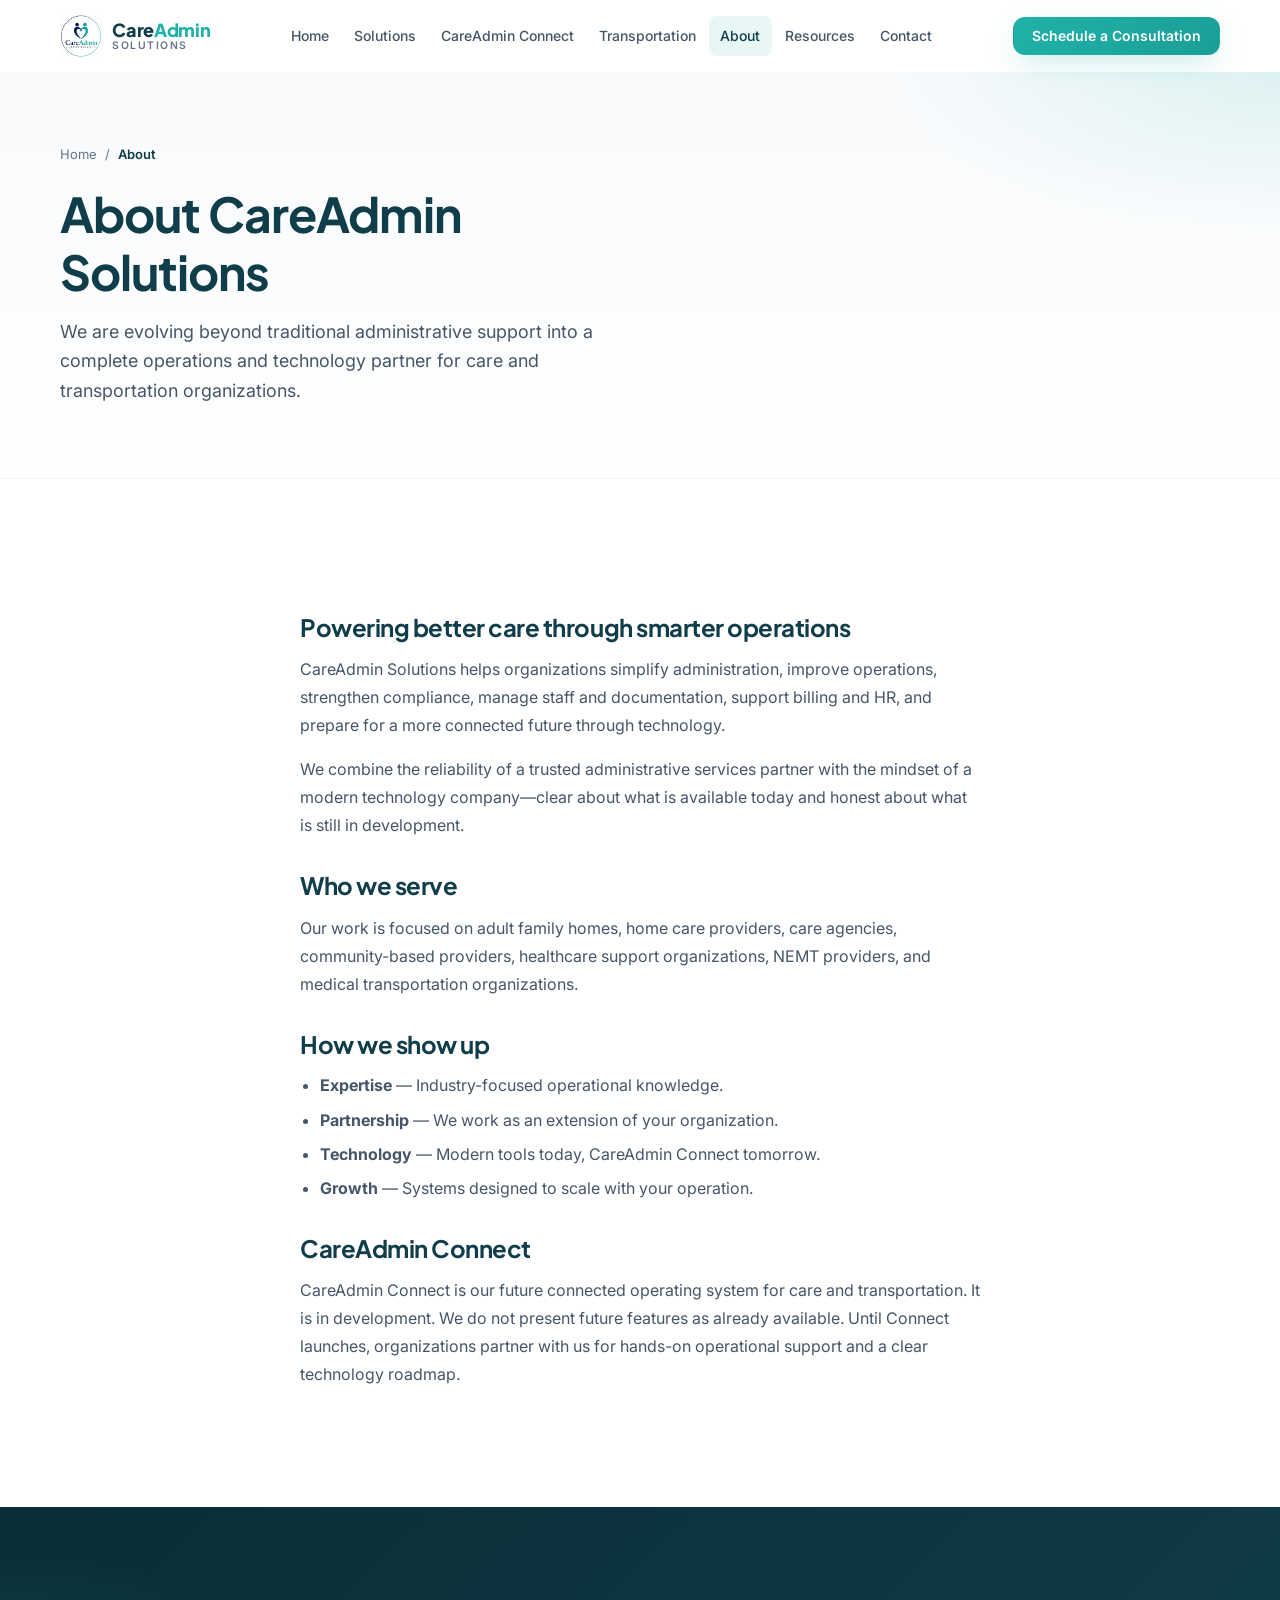
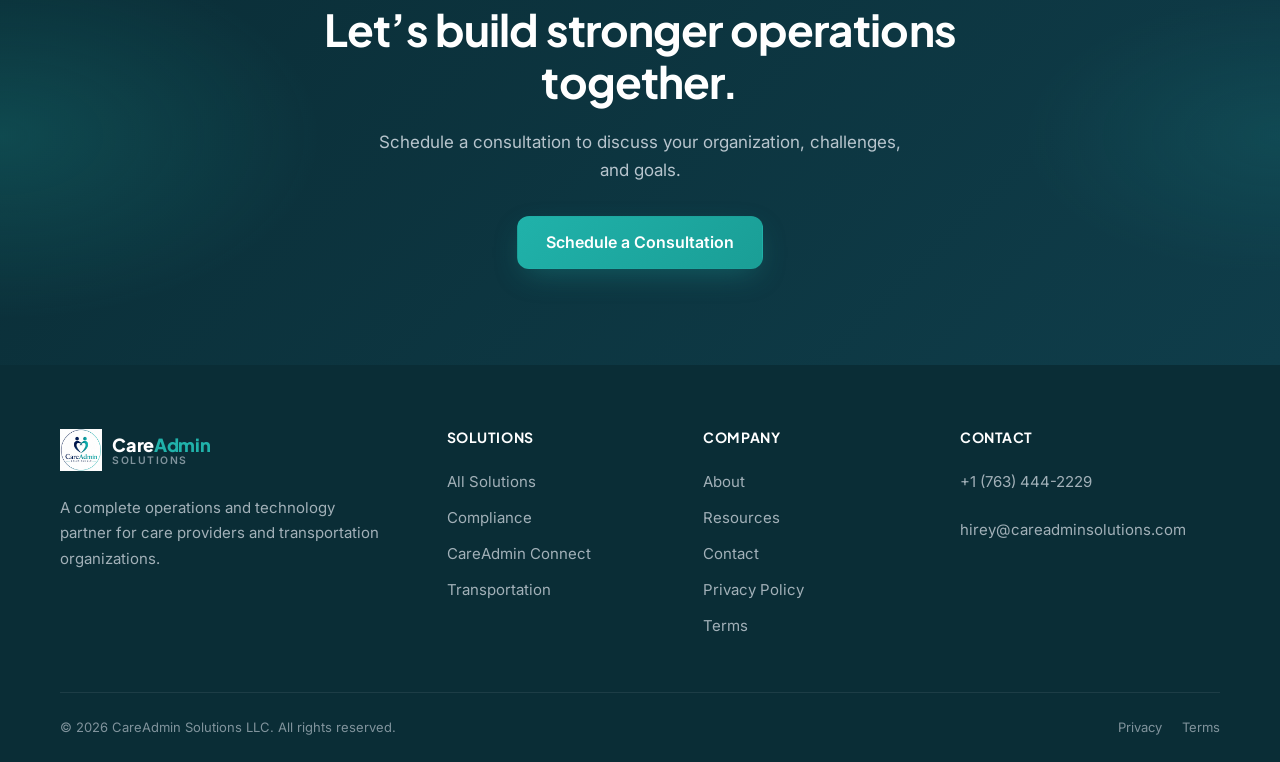
<file: about.html>
<!DOCTYPE html>
<html lang="en">
<head>
  <meta charset="UTF-8" />
  <meta name="viewport" content="width=device-width, initial-scale=1.0" />
  <title>About CareAdmin Solutions | Operations Partner for Care &amp; Transportation</title>
  <meta name="description" content="Learn how CareAdmin Solutions partners with care providers and transportation organizations—combining expert administration with a technology-forward vision." />
  <link rel="canonical" href="https://careadminsolutions.com/about.html" />
  <meta property="og:title" content="About CareAdmin Solutions" />
  <meta property="og:description" content="A trusted care operations partner today. A technology-enabled company tomorrow." />
  <meta property="og:url" content="https://careadminsolutions.com/about.html" />
  <meta property="og:type" content="website" />
  <meta name="robots" content="index, follow" />
  <link rel="icon" href="assets/logos/logo-icon.png" type="image/png" />
  <link rel="preconnect" href="https://fonts.googleapis.com" />
  <link rel="preconnect" href="https://fonts.gstatic.com" crossorigin />
  <link href="https://fonts.googleapis.com/css2?family=Inter:wght@400;500;600;700&family=Plus+Jakarta+Sans:wght@600;700;800&display=swap" rel="stylesheet" />
  <link rel="stylesheet" href="css/style.css" />
  <link rel="stylesheet" href="css/components.css" />
  <link rel="stylesheet" href="css/responsive.css" />
</head>
<body>
  <a class="skip-link" href="#main">Skip to main content</a>
  <header class="site-header" id="site-header">
    <div class="container header-inner">
      <a href="index.html" class="logo" aria-label="CareAdmin Solutions home">
        <img src="assets/logos/logo-icon.png" alt="" class="logo-img" width="42" height="44" />
        <span class="logo-text"><span class="logo-name"><span class="logo-care">Care</span><span class="logo-admin">Admin</span></span><span class="logo-tagline">Solutions</span></span>
      </a>
      <nav class="nav-desktop" aria-label="Primary navigation">
        <a href="index.html">Home</a><a href="services.html">Solutions</a><a href="careadmin-connect.html">CareAdmin Connect</a>
        <a href="transportation.html">Transportation</a><a href="about.html">About</a><a href="resources.html">Resources</a><a href="contact.html">Contact</a>
      </nav>
      <div class="header-end">
        <div class="header-cta"><a href="contact.html" class="btn btn-primary btn-sm">Schedule a Consultation</a></div>
        <button class="menu-toggle" id="menu-toggle" aria-label="Open menu" aria-expanded="false" aria-controls="mobile-nav"><span></span><span></span><span></span></button>
      </div>
    </div>
  </header>
  <nav class="mobile-nav" id="mobile-nav" aria-label="Mobile navigation">
    <a href="index.html">Home</a><a href="services.html">Solutions</a><a href="careadmin-connect.html">CareAdmin Connect</a>
    <a href="transportation.html">Transportation</a><a href="about.html">About</a><a href="resources.html">Resources</a><a href="contact.html">Contact</a>
    <a href="contact.html" class="btn btn-primary">Schedule a Consultation</a>
  </nav>

  <main id="main">
    <section class="page-hero">
      <div class="container">
        <nav class="breadcrumb" aria-label="Breadcrumb"><a href="index.html">Home</a><span aria-hidden="true">/</span><span aria-current="page">About</span></nav>
        <h1>About CareAdmin Solutions</h1>
        <p>We are evolving beyond traditional administrative support into a complete operations and technology partner for care and transportation organizations.</p>
      </div>
    </section>

    <section class="section">
      <div class="container prose reveal">
        <h2>Powering better care through smarter operations</h2>
        <p>CareAdmin Solutions helps organizations simplify administration, improve operations, strengthen compliance, manage staff and documentation, support billing and HR, and prepare for a more connected future through technology.</p>
        <p>We combine the reliability of a trusted administrative services partner with the mindset of a modern technology company—clear about what is available today and honest about what is still in development.</p>

        <h2>Who we serve</h2>
        <p>Our work is focused on adult family homes, home care providers, care agencies, community-based providers, healthcare support organizations, NEMT providers, and medical transportation organizations.</p>

        <h2>How we show up</h2>
        <ul>
          <li><strong>Expertise</strong> — Industry-focused operational knowledge.</li>
          <li><strong>Partnership</strong> — We work as an extension of your organization.</li>
          <li><strong>Technology</strong> — Modern tools today, CareAdmin Connect tomorrow.</li>
          <li><strong>Growth</strong> — Systems designed to scale with your operation.</li>
        </ul>

        <h2>CareAdmin Connect</h2>
        <p>CareAdmin Connect is our future connected operating system for care and transportation. It is in development. We do not present future features as already available. Until Connect launches, organizations partner with us for hands-on operational support and a clear technology roadmap.</p>
      </div>
    </section>

    <section class="final-cta">
      <div class="container reveal">
        <h2>Let’s build stronger operations together.</h2>
        <p>Schedule a consultation to discuss your organization, challenges, and goals.</p>
        <div class="btn-group"><a href="contact.html" class="btn btn-primary btn-lg">Schedule a Consultation</a></div>
      </div>
    </section>
  </main>

  <footer class="site-footer">
    <div class="container footer-grid">
      <div class="footer-brand">
        <a href="index.html" class="logo" aria-label="CareAdmin Solutions home">
          <img src="assets/logos/logo-icon.png" alt="" class="logo-img" width="42" height="44" />
          <span class="logo-text"><span class="logo-name"><span class="logo-care">Care</span><span class="logo-admin">Admin</span></span><span class="logo-tagline">Solutions</span></span>
        </a>
        <p class="footer-desc">A complete operations and technology partner for care providers and transportation organizations.</p>
      </div>
      <div class="footer-col"><h4>Solutions</h4><a href="services.html">All Solutions</a><a href="compliance.html">Compliance</a><a href="careadmin-connect.html">CareAdmin Connect</a><a href="transportation.html">Transportation</a></div>
      <div class="footer-col"><h4>Company</h4><a href="about.html">About</a><a href="resources.html">Resources</a><a href="contact.html">Contact</a><a href="privacy.html">Privacy Policy</a><a href="terms.html">Terms</a></div>
      <div class="footer-col footer-contact"><h4>Contact</h4><ul><li><a href="tel:+17634442229">+1 (763) 444-2229</a></li><li><a href="mailto:hirey@careadminsolutions.com">hirey@careadminsolutions.com</a></li></ul></div>
    </div>
    <div class="container footer-bottom"><p>&copy; <span data-year></span> CareAdmin Solutions LLC. All rights reserved.</p><div class="footer-legal"><a href="privacy.html">Privacy</a><a href="terms.html">Terms</a></div></div>
  </footer>
  <script src="js/main.js" defer></script>
  <script src="js/animations.js" defer></script>
</body>
</html>
</file>
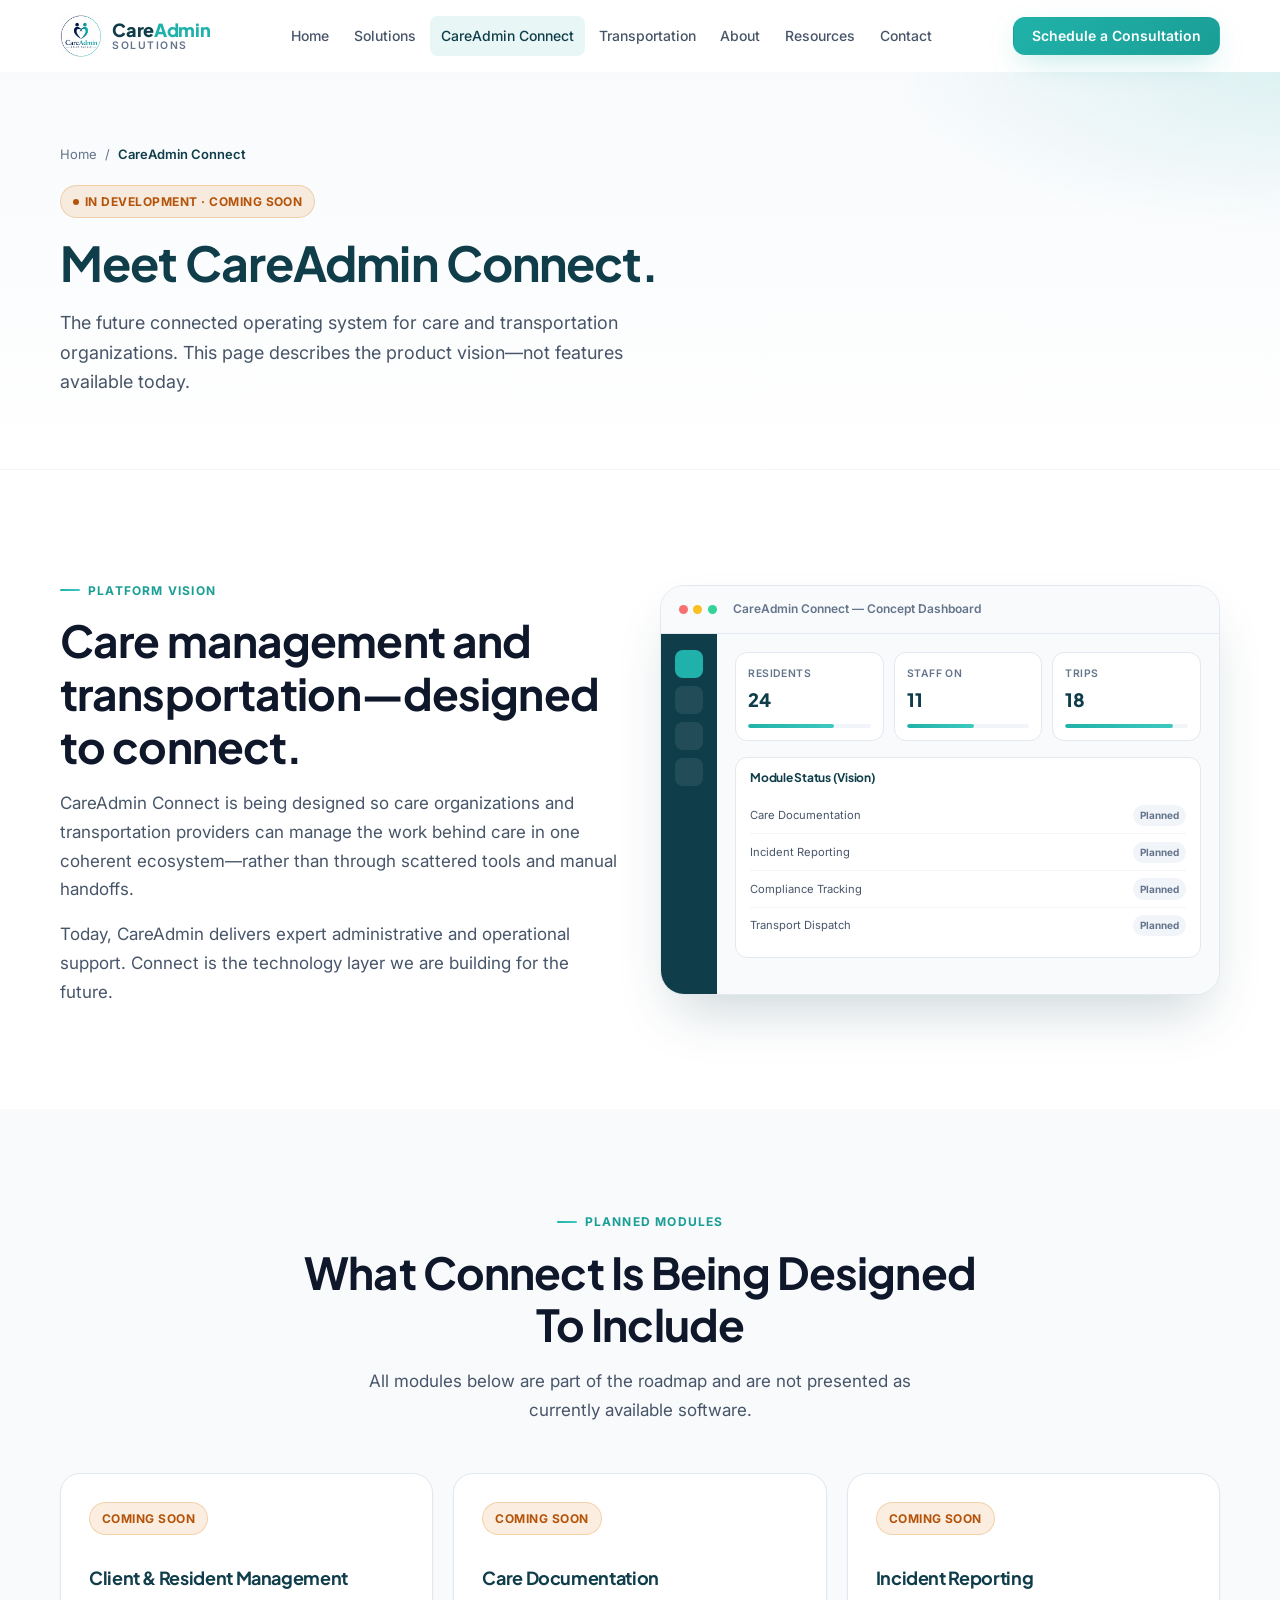
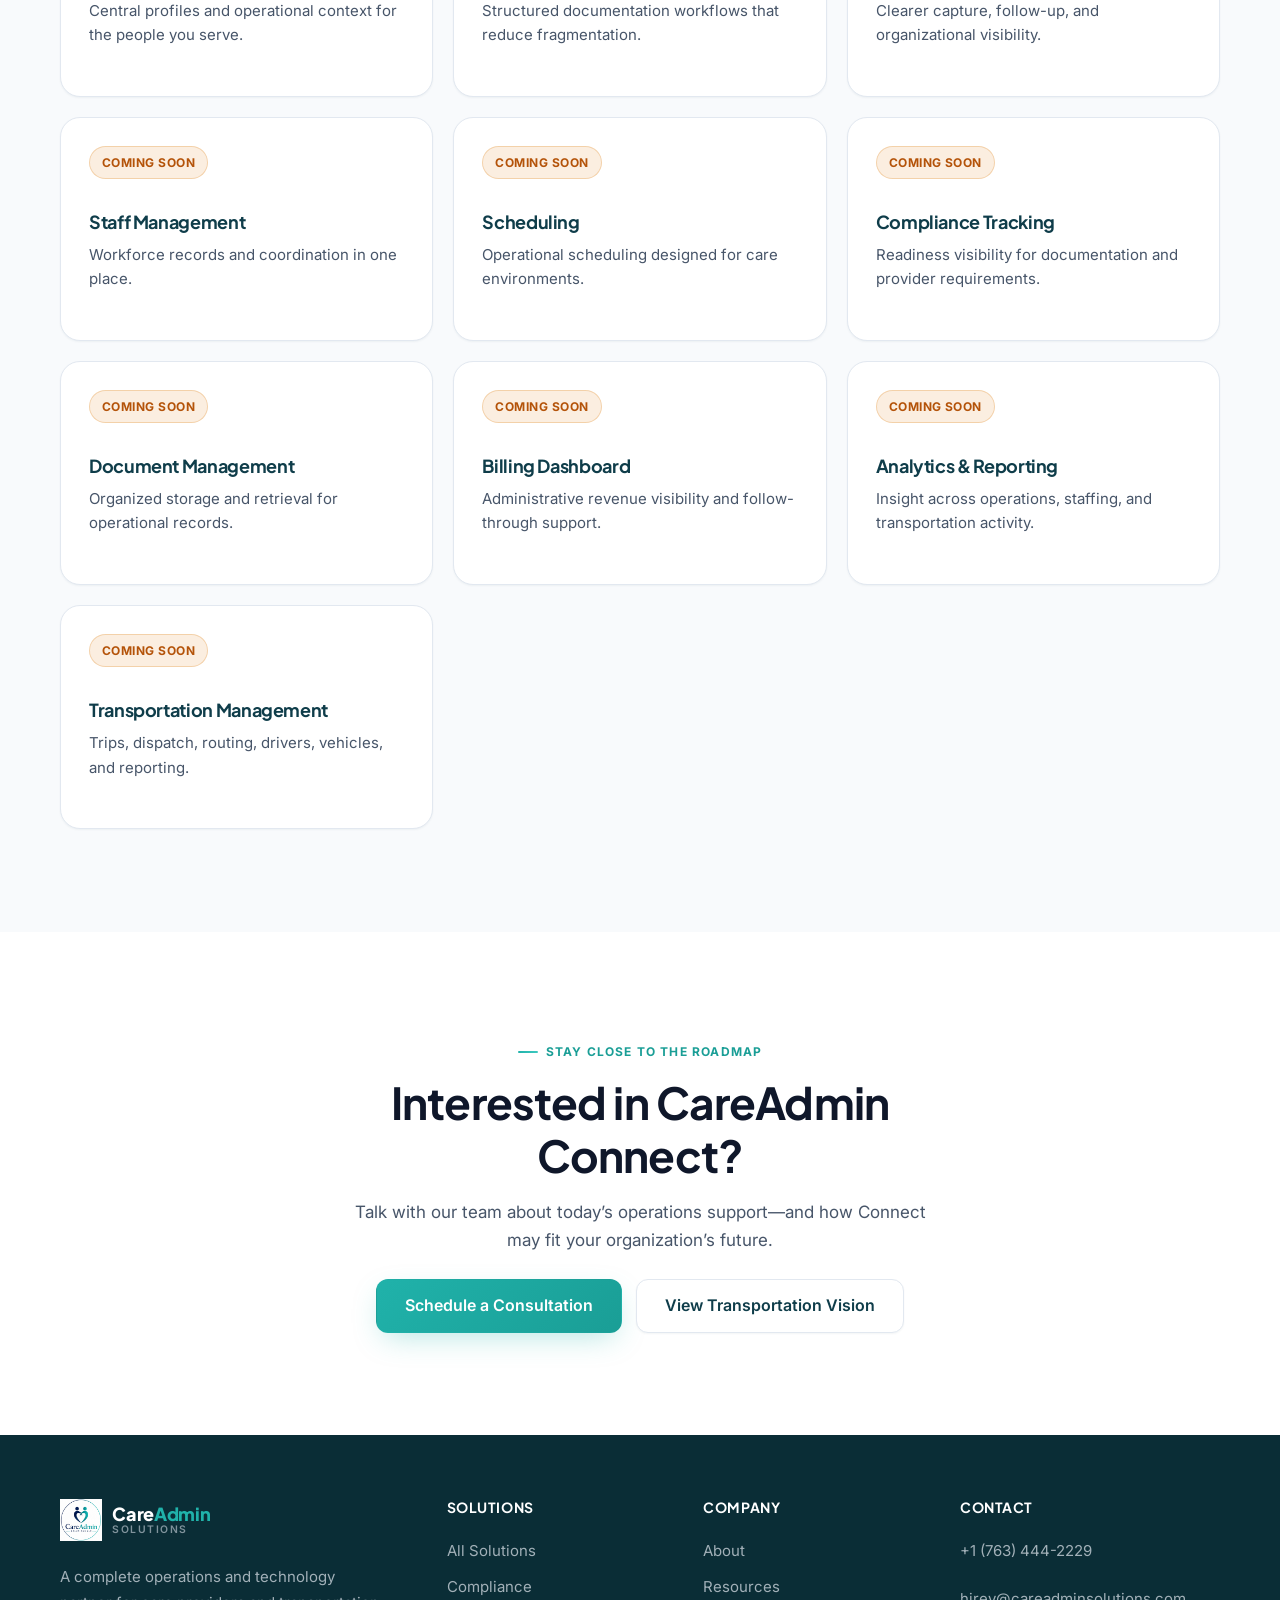
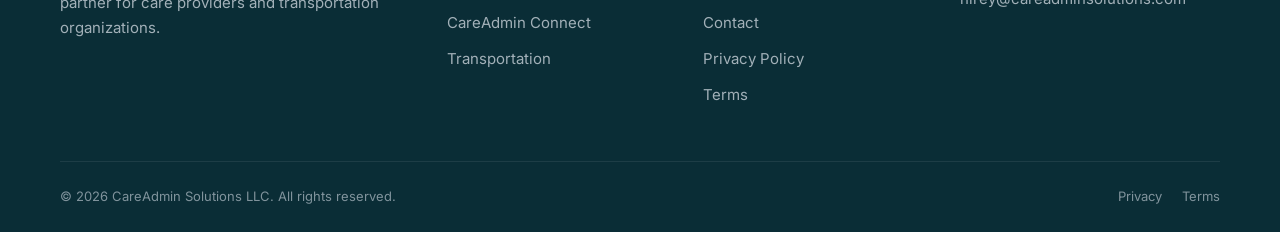
<file: careadmin-connect.html>
<!DOCTYPE html>
<html lang="en">
<head>
  <meta charset="UTF-8" />
  <meta name="viewport" content="width=device-width, initial-scale=1.0" />
  <title>CareAdmin Connect | Future Operating System for Care &amp; Transportation</title>
  <meta name="description" content="CareAdmin Connect is in development—a future connected operating system for care and transportation organizations spanning documentation, compliance, billing, staff, and dispatch." />
  <meta name="robots" content="index, follow" />
  <link rel="canonical" href="https://careadminsolutions.com/careadmin-connect.html" />
  <meta property="og:title" content="CareAdmin Connect | Coming Soon" />
  <meta property="og:description" content="The future connected operating system for care and transportation organizations. In development." />
  <meta property="og:url" content="https://careadminsolutions.com/careadmin-connect.html" />
  <meta property="og:type" content="website" />
  <link rel="icon" href="assets/logos/logo-icon.png" type="image/png" />
  <link rel="preconnect" href="https://fonts.googleapis.com" />
  <link rel="preconnect" href="https://fonts.gstatic.com" crossorigin />
  <link href="https://fonts.googleapis.com/css2?family=Inter:wght@400;500;600;700&family=Plus+Jakarta+Sans:wght@600;700;800&display=swap" rel="stylesheet" />
  <link rel="stylesheet" href="css/style.css" />
  <link rel="stylesheet" href="css/components.css" />
  <link rel="stylesheet" href="css/responsive.css" />
</head>
<body>
  <a class="skip-link" href="#main">Skip to main content</a>
  <header class="site-header" id="site-header">
    <div class="container header-inner">
      <a href="index.html" class="logo" aria-label="CareAdmin Solutions home">
        <img src="assets/logos/logo-icon.png" alt="" class="logo-img" width="42" height="44" />
        <span class="logo-text"><span class="logo-name"><span class="logo-care">Care</span><span class="logo-admin">Admin</span></span><span class="logo-tagline">Solutions</span></span>
      </a>
      <nav class="nav-desktop" aria-label="Primary navigation">
        <a href="index.html">Home</a><a href="services.html">Solutions</a><a href="careadmin-connect.html">CareAdmin Connect</a>
        <a href="transportation.html">Transportation</a><a href="about.html">About</a><a href="resources.html">Resources</a><a href="contact.html">Contact</a>
      </nav>
      <div class="header-end">
        <div class="header-cta"><a href="contact.html" class="btn btn-primary btn-sm">Schedule a Consultation</a></div>
        <button class="menu-toggle" id="menu-toggle" aria-label="Open menu" aria-expanded="false" aria-controls="mobile-nav"><span></span><span></span><span></span></button>
      </div>
    </div>
  </header>
  <nav class="mobile-nav" id="mobile-nav" aria-label="Mobile navigation">
    <a href="index.html">Home</a><a href="services.html">Solutions</a><a href="careadmin-connect.html">CareAdmin Connect</a>
    <a href="transportation.html">Transportation</a><a href="about.html">About</a><a href="resources.html">Resources</a><a href="contact.html">Contact</a>
    <a href="contact.html" class="btn btn-primary">Schedule a Consultation</a>
  </nav>

  <main id="main">
    <section class="page-hero">
      <div class="container">
        <nav class="breadcrumb" aria-label="Breadcrumb"><a href="index.html">Home</a><span aria-hidden="true">/</span><span aria-current="page">CareAdmin Connect</span></nav>
        <span class="badge badge-soon badge-dot">In Development · Coming Soon</span>
        <h1 style="margin-top:1rem">Meet CareAdmin Connect.</h1>
        <p>The future connected operating system for care and transportation organizations. This page describes the product vision—not features available today.</p>
      </div>
    </section>

    <section class="section">
      <div class="container split">
        <div class="reveal">
          <p class="section-label">Platform vision</p>
          <h2 class="section-title wide">Care management and transportation—designed to connect.</h2>
          <p class="section-desc">CareAdmin Connect is being designed so care organizations and transportation providers can manage the work behind care in one coherent ecosystem—rather than through scattered tools and manual handoffs.</p>
          <p class="section-desc" style="margin-top:1rem">Today, CareAdmin delivers expert administrative and operational support. Connect is the technology layer we are building for the future.</p>
        </div>
        <div class="mockup reveal reveal-delay-2" aria-hidden="true">
          <div class="mockup-chrome">
            <div class="mockup-dots"><span></span><span></span><span></span></div>
            <span class="mockup-title">CareAdmin Connect — Concept Dashboard</span>
          </div>
          <div class="mockup-body">
            <div class="mockup-sidebar"><div class="dot active"></div><div class="dot"></div><div class="dot"></div><div class="dot"></div></div>
            <div class="mockup-main">
              <div class="mockup-kpis">
                <div class="kpi"><div class="kpi-label">Residents</div><div class="kpi-value">24</div><div class="kpi-bar"><i style="width:70%"></i></div></div>
                <div class="kpi"><div class="kpi-label">Staff On</div><div class="kpi-value">11</div><div class="kpi-bar"><i style="width:55%"></i></div></div>
                <div class="kpi"><div class="kpi-label">Trips</div><div class="kpi-value">18</div><div class="kpi-bar"><i style="width:88%"></i></div></div>
              </div>
              <div class="panel">
                <h4>Module Status (Vision)</h4>
                <div class="panel-row"><span>Care Documentation</span><span class="status-pill status-muted">Planned</span></div>
                <div class="panel-row"><span>Incident Reporting</span><span class="status-pill status-muted">Planned</span></div>
                <div class="panel-row"><span>Compliance Tracking</span><span class="status-pill status-muted">Planned</span></div>
                <div class="panel-row"><span>Transport Dispatch</span><span class="status-pill status-muted">Planned</span></div>
              </div>
            </div>
          </div>
        </div>
      </div>
    </section>

    <section class="section section-alt">
      <div class="container">
        <div class="section-header center reveal">
          <p class="section-label">Planned modules</p>
          <h2 class="section-title center">What Connect Is Being Designed To Include</h2>
          <p class="section-desc center">All modules below are part of the roadmap and are not presented as currently available software.</p>
        </div>
        <div class="solutions-grid">
          <article class="card reveal"><span class="badge badge-soon">Coming Soon</span><h3 style="margin-top:2rem">Client &amp; Resident Management</h3><p>Central profiles and operational context for the people you serve.</p></article>
          <article class="card reveal reveal-delay-1"><span class="badge badge-soon">Coming Soon</span><h3 style="margin-top:2rem">Care Documentation</h3><p>Structured documentation workflows that reduce fragmentation.</p></article>
          <article class="card reveal reveal-delay-2"><span class="badge badge-soon">Coming Soon</span><h3 style="margin-top:2rem">Incident Reporting</h3><p>Clearer capture, follow-up, and organizational visibility.</p></article>
          <article class="card reveal"><span class="badge badge-soon">Coming Soon</span><h3 style="margin-top:2rem">Staff Management</h3><p>Workforce records and coordination in one place.</p></article>
          <article class="card reveal reveal-delay-1"><span class="badge badge-soon">Coming Soon</span><h3 style="margin-top:2rem">Scheduling</h3><p>Operational scheduling designed for care environments.</p></article>
          <article class="card reveal reveal-delay-2"><span class="badge badge-soon">Coming Soon</span><h3 style="margin-top:2rem">Compliance Tracking</h3><p>Readiness visibility for documentation and provider requirements.</p></article>
          <article class="card reveal"><span class="badge badge-soon">Coming Soon</span><h3 style="margin-top:2rem">Document Management</h3><p>Organized storage and retrieval for operational records.</p></article>
          <article class="card reveal reveal-delay-1"><span class="badge badge-soon">Coming Soon</span><h3 style="margin-top:2rem">Billing Dashboard</h3><p>Administrative revenue visibility and follow-through support.</p></article>
          <article class="card reveal reveal-delay-2"><span class="badge badge-soon">Coming Soon</span><h3 style="margin-top:2rem">Analytics &amp; Reporting</h3><p>Insight across operations, staffing, and transportation activity.</p></article>
          <article class="card reveal"><span class="badge badge-soon">Coming Soon</span><h3 style="margin-top:2rem">Transportation Management</h3><p>Trips, dispatch, routing, drivers, vehicles, and reporting.</p></article>
        </div>
      </div>
    </section>

    <section class="section">
      <div class="container text-center reveal">
        <p class="section-label" style="justify-content:center">Stay close to the roadmap</p>
        <h2 class="section-title center">Interested in CareAdmin Connect?</h2>
        <p class="section-desc center">Talk with our team about today’s operations support—and how Connect may fit your organization’s future.</p>
        <div class="btn-group" style="justify-content:center;margin-top:1.5rem">
          <a href="contact.html" class="btn btn-primary btn-lg">Schedule a Consultation</a>
          <a href="transportation.html" class="btn btn-secondary btn-lg">View Transportation Vision</a>
        </div>
      </div>
    </section>
  </main>

  <footer class="site-footer">
    <div class="container footer-grid">
      <div class="footer-brand">
        <a href="index.html" class="logo" aria-label="CareAdmin Solutions home">
          <img src="assets/logos/logo-icon.png" alt="" class="logo-img" width="42" height="44" />
          <span class="logo-text"><span class="logo-name"><span class="logo-care">Care</span><span class="logo-admin">Admin</span></span><span class="logo-tagline">Solutions</span></span>
        </a>
        <p class="footer-desc">A complete operations and technology partner for care providers and transportation organizations.</p>
      </div>
      <div class="footer-col"><h4>Solutions</h4><a href="services.html">All Solutions</a><a href="compliance.html">Compliance</a><a href="careadmin-connect.html">CareAdmin Connect</a><a href="transportation.html">Transportation</a></div>
      <div class="footer-col"><h4>Company</h4><a href="about.html">About</a><a href="resources.html">Resources</a><a href="contact.html">Contact</a><a href="privacy.html">Privacy Policy</a><a href="terms.html">Terms</a></div>
      <div class="footer-col footer-contact"><h4>Contact</h4><ul><li><a href="tel:+17634442229">+1 (763) 444-2229</a></li><li><a href="mailto:hirey@careadminsolutions.com">hirey@careadminsolutions.com</a></li></ul></div>
    </div>
    <div class="container footer-bottom"><p>&copy; <span data-year></span> CareAdmin Solutions LLC. All rights reserved.</p><div class="footer-legal"><a href="privacy.html">Privacy</a><a href="terms.html">Terms</a></div></div>
  </footer>
  <script src="js/main.js" defer></script>
  <script src="js/animations.js" defer></script>
</body>
</html>
</file>
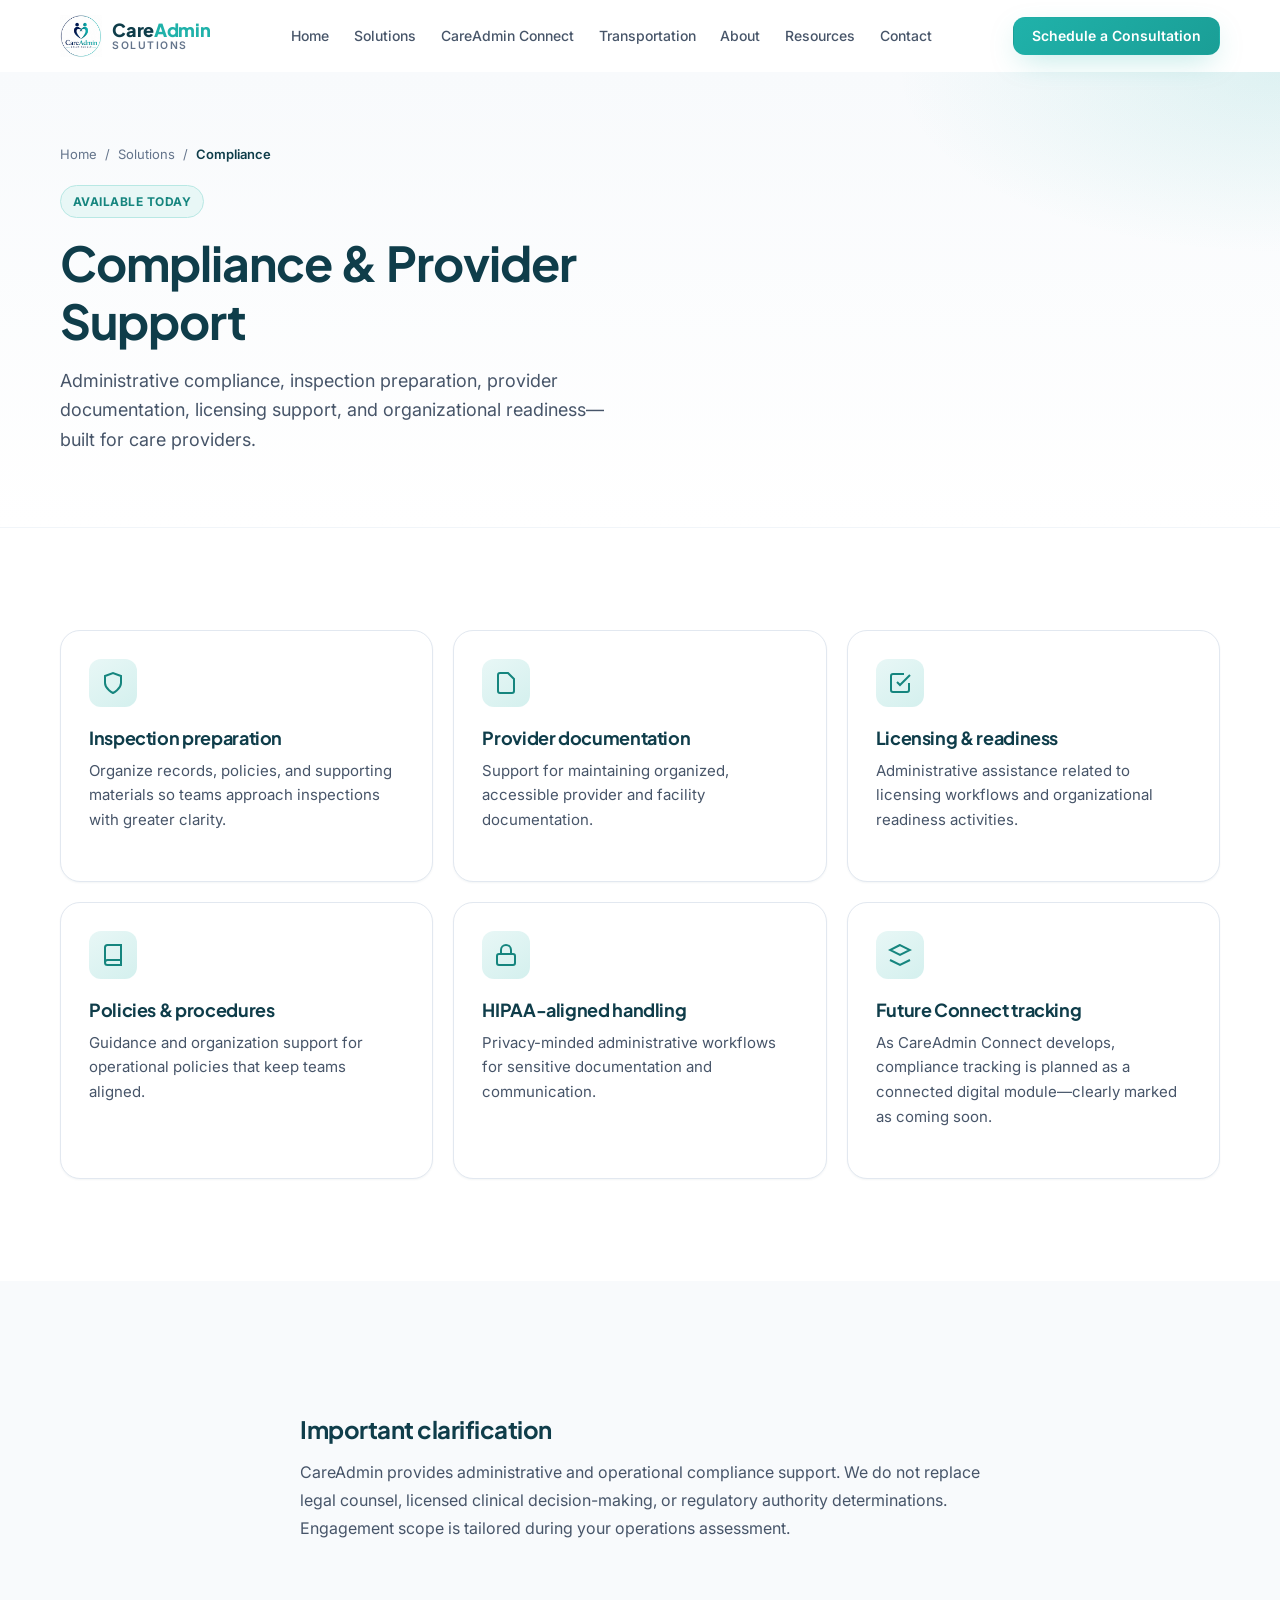
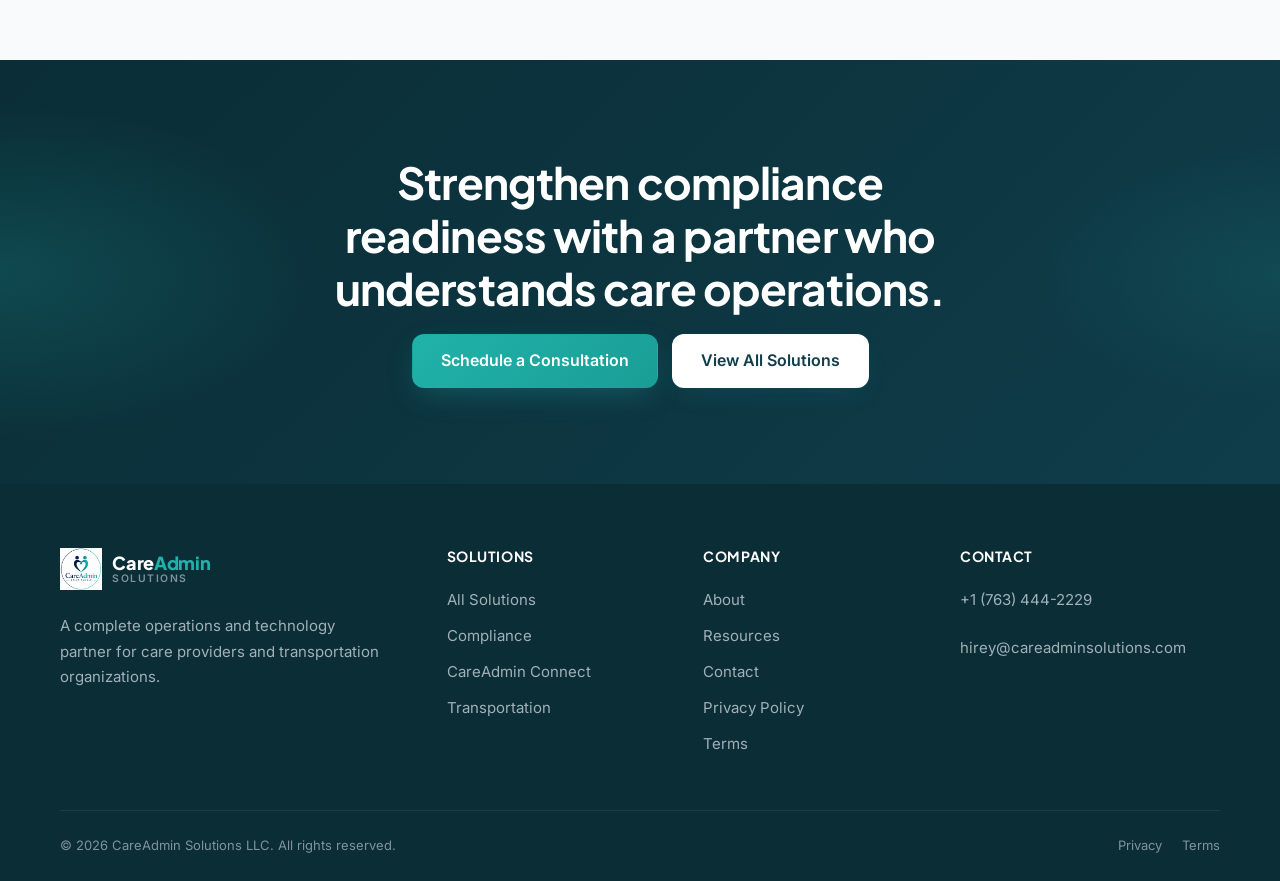
<file: compliance.html>
<!DOCTYPE html>
<html lang="en">
<head>
  <meta charset="UTF-8" />
  <meta name="viewport" content="width=device-width, initial-scale=1.0" />
  <title>Compliance &amp; Provider Support | CareAdmin Solutions</title>
  <meta name="description" content="Compliance and provider support for care organizations—inspection preparation, documentation, licensing support, and organizational readiness." />
  <link rel="canonical" href="https://careadminsolutions.com/compliance.html" />
  <meta property="og:title" content="Compliance &amp; Provider Support | CareAdmin Solutions" />
  <meta property="og:description" content="Administrative compliance support that strengthens readiness without the scramble." />
  <meta property="og:url" content="https://careadminsolutions.com/compliance.html" />
  <meta property="og:type" content="website" />
  <meta name="robots" content="index, follow" />
  <link rel="icon" href="assets/logos/logo-icon.png" type="image/png" />
  <link rel="preconnect" href="https://fonts.googleapis.com" />
  <link rel="preconnect" href="https://fonts.gstatic.com" crossorigin />
  <link href="https://fonts.googleapis.com/css2?family=Inter:wght@400;500;600;700&family=Plus+Jakarta+Sans:wght@600;700;800&display=swap" rel="stylesheet" />
  <link rel="stylesheet" href="css/style.css" />
  <link rel="stylesheet" href="css/components.css" />
  <link rel="stylesheet" href="css/responsive.css" />
</head>
<body>
  <a class="skip-link" href="#main">Skip to main content</a>
  <header class="site-header" id="site-header">
    <div class="container header-inner">
      <a href="index.html" class="logo" aria-label="CareAdmin Solutions home">
        <img src="assets/logos/logo-icon.png" alt="" class="logo-img" width="42" height="44" />
        <span class="logo-text"><span class="logo-name"><span class="logo-care">Care</span><span class="logo-admin">Admin</span></span><span class="logo-tagline">Solutions</span></span>
      </a>
      <nav class="nav-desktop" aria-label="Primary navigation">
        <a href="index.html">Home</a><a href="services.html">Solutions</a><a href="careadmin-connect.html">CareAdmin Connect</a>
        <a href="transportation.html">Transportation</a><a href="about.html">About</a><a href="resources.html">Resources</a><a href="contact.html">Contact</a>
      </nav>
      <div class="header-end">
        <div class="header-cta"><a href="contact.html" class="btn btn-primary btn-sm">Schedule a Consultation</a></div>
        <button class="menu-toggle" id="menu-toggle" aria-label="Open menu" aria-expanded="false" aria-controls="mobile-nav"><span></span><span></span><span></span></button>
      </div>
    </div>
  </header>
  <nav class="mobile-nav" id="mobile-nav" aria-label="Mobile navigation">
    <a href="index.html">Home</a><a href="services.html">Solutions</a><a href="careadmin-connect.html">CareAdmin Connect</a>
    <a href="transportation.html">Transportation</a><a href="about.html">About</a><a href="resources.html">Resources</a><a href="contact.html">Contact</a>
    <a href="contact.html" class="btn btn-primary">Schedule a Consultation</a>
  </nav>

  <main id="main">
    <section class="page-hero">
      <div class="container">
        <nav class="breadcrumb" aria-label="Breadcrumb"><a href="index.html">Home</a><span aria-hidden="true">/</span><a href="services.html">Solutions</a><span aria-hidden="true">/</span><span aria-current="page">Compliance</span></nav>
        <span class="badge badge-primary">Available Today</span>
        <h1 style="margin-top:1rem">Compliance &amp; Provider Support</h1>
        <p>Administrative compliance, inspection preparation, provider documentation, licensing support, and organizational readiness—built for care providers.</p>
      </div>
    </section>

    <section class="section">
      <div class="container">
        <div class="solutions-grid">
          <article class="card reveal"><div class="card-icon"><svg viewBox="0 0 24 24" fill="none" stroke="currentColor" stroke-width="2"><path d="M12 22s8-4 8-10V5l-8-3-8 3v7c0 6 8 10 8 10z"/></svg></div><h3>Inspection preparation</h3><p>Organize records, policies, and supporting materials so teams approach inspections with greater clarity.</p></article>
          <article class="card reveal reveal-delay-1"><div class="card-icon"><svg viewBox="0 0 24 24" fill="none" stroke="currentColor" stroke-width="2"><path d="M14 2H6a2 2 0 0 0-2 2v16a2 2 0 0 0 2 2h12a2 2 0 0 0 2-2V8z"/></svg></div><h3>Provider documentation</h3><p>Support for maintaining organized, accessible provider and facility documentation.</p></article>
          <article class="card reveal reveal-delay-2"><div class="card-icon"><svg viewBox="0 0 24 24" fill="none" stroke="currentColor" stroke-width="2"><path d="M9 11l3 3L22 4"/><path d="M21 12v7a2 2 0 0 1-2 2H5a2 2 0 0 1-2-2V5a2 2 0 0 1 2-2h11"/></svg></div><h3>Licensing &amp; readiness</h3><p>Administrative assistance related to licensing workflows and organizational readiness activities.</p></article>
          <article class="card reveal"><div class="card-icon"><svg viewBox="0 0 24 24" fill="none" stroke="currentColor" stroke-width="2"><path d="M4 19.5A2.5 2.5 0 0 1 6.5 17H20"/><path d="M6.5 2H20v20H6.5A2.5 2.5 0 0 1 4 19.5v-15A2.5 2.5 0 0 1 6.5 2z"/></svg></div><h3>Policies &amp; procedures</h3><p>Guidance and organization support for operational policies that keep teams aligned.</p></article>
          <article class="card reveal reveal-delay-1"><div class="card-icon"><svg viewBox="0 0 24 24" fill="none" stroke="currentColor" stroke-width="2"><rect x="3" y="11" width="18" height="11" rx="2"/><path d="M7 11V7a5 5 0 0 1 10 0v4"/></svg></div><h3>HIPAA-aligned handling</h3><p>Privacy-minded administrative workflows for sensitive documentation and communication.</p></article>
          <article class="card reveal reveal-delay-2"><div class="card-icon"><svg viewBox="0 0 24 24" fill="none" stroke="currentColor" stroke-width="2"><path d="M12 2L2 7l10 5 10-5-10-5z"/><path d="M2 17l10 5 10-5"/></svg></div><h3>Future Connect tracking</h3><p>As CareAdmin Connect develops, compliance tracking is planned as a connected digital module—clearly marked as coming soon.</p></article>
        </div>
      </div>
    </section>

    <section class="section section-alt">
      <div class="container prose reveal">
        <h2>Important clarification</h2>
        <p>CareAdmin provides administrative and operational compliance support. We do not replace legal counsel, licensed clinical decision-making, or regulatory authority determinations. Engagement scope is tailored during your operations assessment.</p>
      </div>
    </section>

    <section class="final-cta">
      <div class="container reveal">
        <h2>Strengthen compliance readiness with a partner who understands care operations.</h2>
        <div class="btn-group"><a href="contact.html" class="btn btn-primary btn-lg">Schedule a Consultation</a><a href="services.html" class="btn btn-light btn-lg">View All Solutions</a></div>
      </div>
    </section>
  </main>

  <footer class="site-footer">
    <div class="container footer-grid">
      <div class="footer-brand">
        <a href="index.html" class="logo" aria-label="CareAdmin Solutions home">
          <img src="assets/logos/logo-icon.png" alt="" class="logo-img" width="42" height="44" />
          <span class="logo-text"><span class="logo-name"><span class="logo-care">Care</span><span class="logo-admin">Admin</span></span><span class="logo-tagline">Solutions</span></span>
        </a>
        <p class="footer-desc">A complete operations and technology partner for care providers and transportation organizations.</p>
      </div>
      <div class="footer-col"><h4>Solutions</h4><a href="services.html">All Solutions</a><a href="compliance.html">Compliance</a><a href="careadmin-connect.html">CareAdmin Connect</a><a href="transportation.html">Transportation</a></div>
      <div class="footer-col"><h4>Company</h4><a href="about.html">About</a><a href="resources.html">Resources</a><a href="contact.html">Contact</a><a href="privacy.html">Privacy Policy</a><a href="terms.html">Terms</a></div>
      <div class="footer-col footer-contact"><h4>Contact</h4><ul><li><a href="tel:+17634442229">+1 (763) 444-2229</a></li><li><a href="mailto:hirey@careadminsolutions.com">hirey@careadminsolutions.com</a></li></ul></div>
    </div>
    <div class="container footer-bottom"><p>&copy; <span data-year></span> CareAdmin Solutions LLC. All rights reserved.</p><div class="footer-legal"><a href="privacy.html">Privacy</a><a href="terms.html">Terms</a></div></div>
  </footer>
  <script src="js/main.js" defer></script>
  <script src="js/animations.js" defer></script>
</body>
</html>
</file>
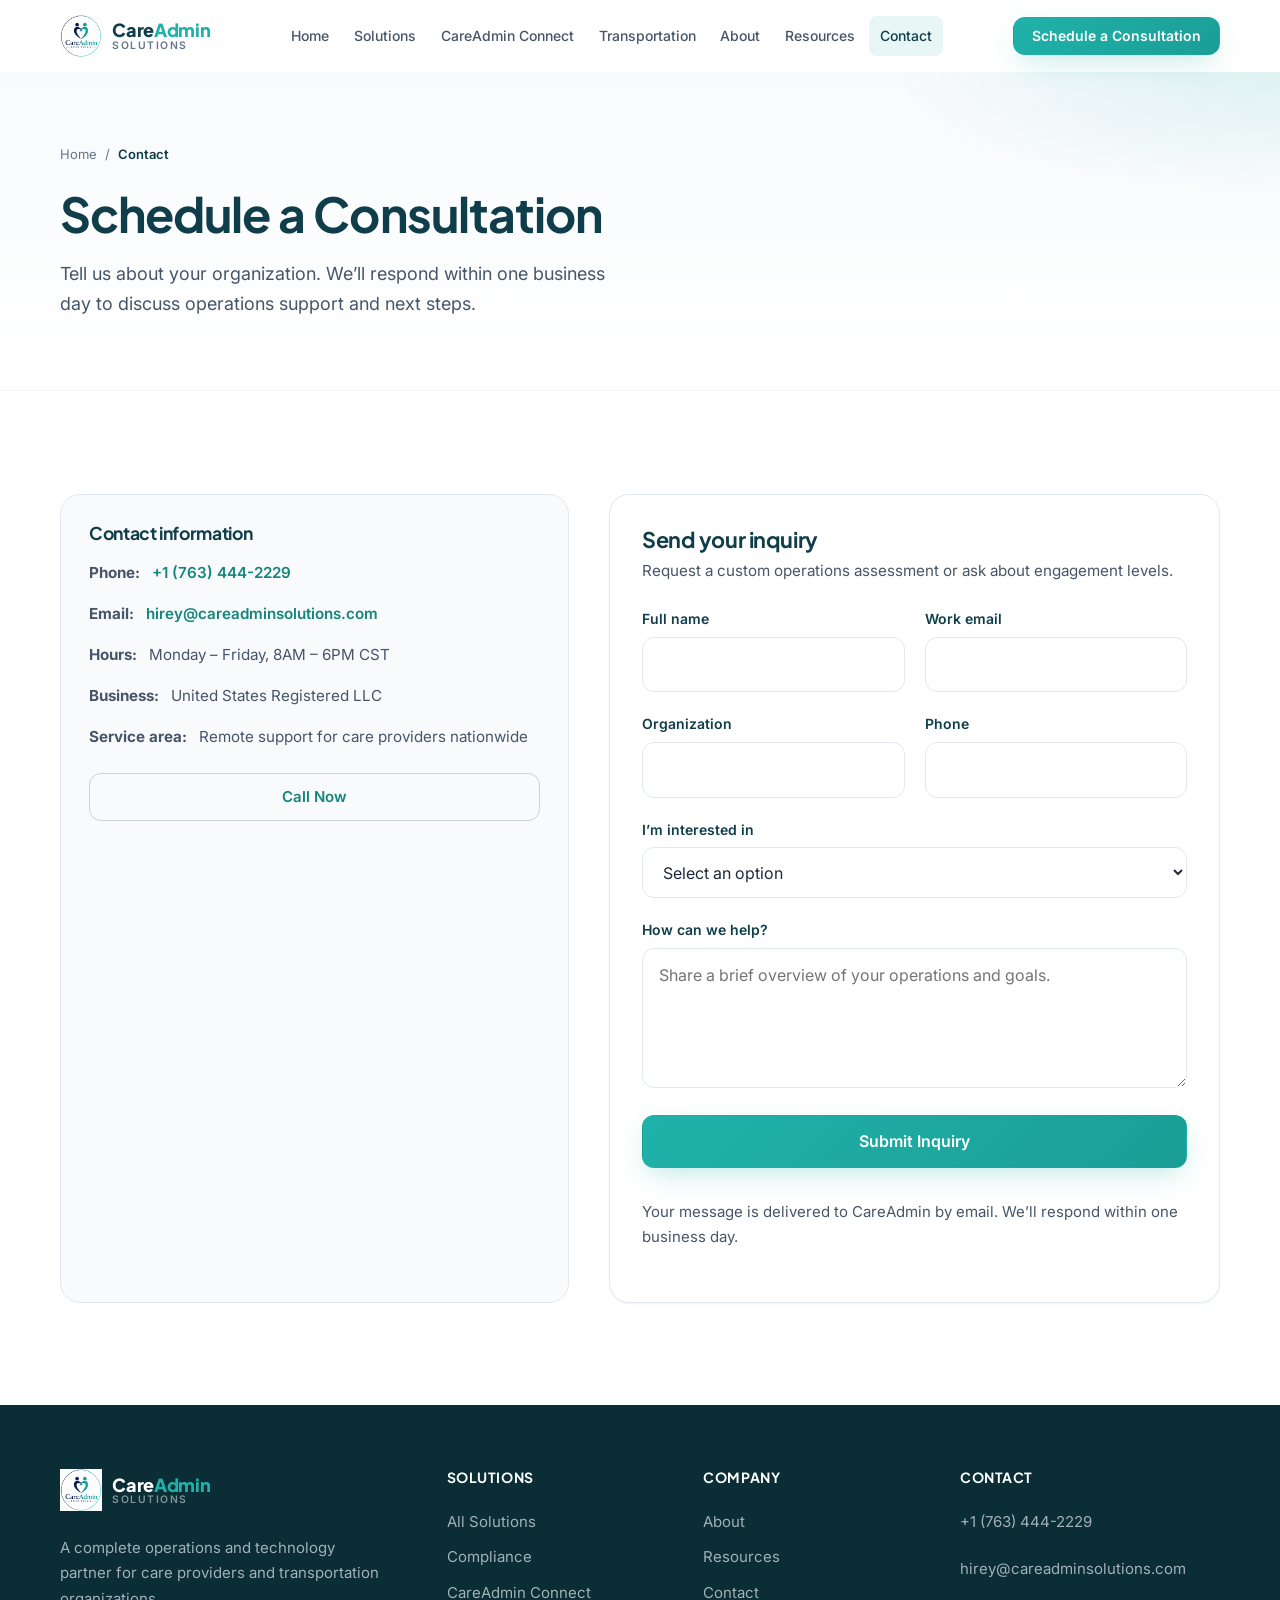
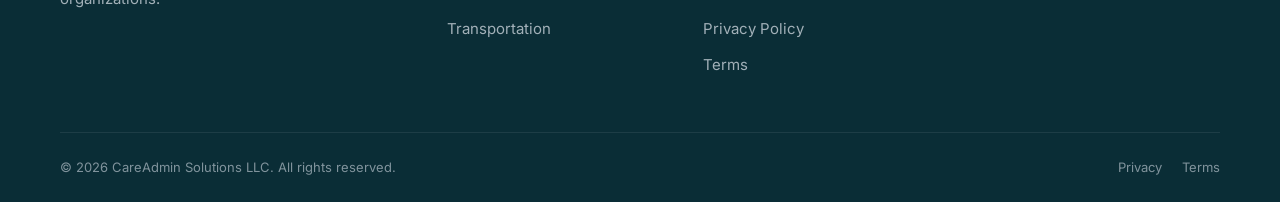
<file: contact.html>
<!DOCTYPE html>
<html lang="en">
<head>
  <meta charset="UTF-8" />
  <meta name="viewport" content="width=device-width, initial-scale=1.0" />
  <title>Contact CareAdmin Solutions | Schedule a Consultation</title>
  <meta name="description" content="Schedule a consultation with CareAdmin Solutions. Call +1 (763) 444-2229 or email hirey@careadminsolutions.com." />
  <link rel="canonical" href="https://careadminsolutions.com/contact.html" />
  <meta property="og:title" content="Contact CareAdmin Solutions" />
  <meta property="og:description" content="Talk with an expert about operations support for care and transportation organizations." />
  <meta property="og:url" content="https://careadminsolutions.com/contact.html" />
  <meta property="og:type" content="website" />
  <meta name="robots" content="index, follow" />
  <link rel="icon" href="assets/logos/logo-icon.png" type="image/png" />
  <link rel="preconnect" href="https://fonts.googleapis.com" />
  <link rel="preconnect" href="https://fonts.gstatic.com" crossorigin />
  <link href="https://fonts.googleapis.com/css2?family=Inter:wght@400;500;600;700&family=Plus+Jakarta+Sans:wght@600;700;800&display=swap" rel="stylesheet" />
  <link rel="stylesheet" href="css/style.css" />
  <link rel="stylesheet" href="css/components.css" />
  <link rel="stylesheet" href="css/responsive.css" />
</head>
<body>
  <a class="skip-link" href="#main">Skip to main content</a>
  <header class="site-header" id="site-header">
    <div class="container header-inner">
      <a href="index.html" class="logo" aria-label="CareAdmin Solutions home">
        <img src="assets/logos/logo-icon.png" alt="" class="logo-img" width="42" height="44" />
        <span class="logo-text"><span class="logo-name"><span class="logo-care">Care</span><span class="logo-admin">Admin</span></span><span class="logo-tagline">Solutions</span></span>
      </a>
      <nav class="nav-desktop" aria-label="Primary navigation">
        <a href="index.html">Home</a><a href="services.html">Solutions</a><a href="careadmin-connect.html">CareAdmin Connect</a>
        <a href="transportation.html">Transportation</a><a href="about.html">About</a><a href="resources.html">Resources</a><a href="contact.html">Contact</a>
      </nav>
      <div class="header-end">
        <div class="header-cta"><a href="contact.html" class="btn btn-primary btn-sm">Schedule a Consultation</a></div>
        <button class="menu-toggle" id="menu-toggle" aria-label="Open menu" aria-expanded="false" aria-controls="mobile-nav"><span></span><span></span><span></span></button>
      </div>
    </div>
  </header>
  <nav class="mobile-nav" id="mobile-nav" aria-label="Mobile navigation">
    <a href="index.html">Home</a><a href="services.html">Solutions</a><a href="careadmin-connect.html">CareAdmin Connect</a>
    <a href="transportation.html">Transportation</a><a href="about.html">About</a><a href="resources.html">Resources</a><a href="contact.html">Contact</a>
    <a href="contact.html" class="btn btn-primary">Schedule a Consultation</a>
  </nav>

  <main id="main">
    <section class="page-hero">
      <div class="container">
        <nav class="breadcrumb" aria-label="Breadcrumb"><a href="index.html">Home</a><span aria-hidden="true">/</span><span aria-current="page">Contact</span></nav>
        <h1>Schedule a Consultation</h1>
        <p>Tell us about your organization. We’ll respond within one business day to discuss operations support and next steps.</p>
      </div>
    </section>

    <section class="section">
      <div class="container contact-layout">
        <aside class="contact-info-card reveal">
          <h3>Contact information</h3>
          <ul>
            <li><strong>Phone:</strong> <a href="tel:+17634442229">+1 (763) 444-2229</a></li>
            <li><strong>Email:</strong> <a href="mailto:hirey@careadminsolutions.com">hirey@careadminsolutions.com</a></li>
            <li><strong>Hours:</strong> Monday – Friday, 8AM – 6PM CST</li>
            <li><strong>Business:</strong> United States Registered LLC</li>
            <li><strong>Service area:</strong> Remote support for care providers nationwide</li>
          </ul>
          <a href="tel:+17634442229" class="btn btn-outline" style="margin-top:0.5rem;width:100%">Call Now</a>
        </aside>

        <div class="card reveal reveal-delay-1" style="padding:2rem">
          <h2 style="font-size:1.35rem;color:var(--navy);margin-bottom:0.35rem">Send your inquiry</h2>
          <p style="color:var(--slate-600);margin-bottom:1.5rem;font-size:0.95rem">Request a custom operations assessment or ask about engagement levels.</p>
          <div id="form-success" class="form-success" aria-live="polite">Thank you. Your message has been sent. We’ll respond within one business day.</div>
          <div id="form-error" class="form-error" aria-live="polite">Something went wrong. Please email us directly at <a href="mailto:hirey@careadminsolutions.com">hirey@careadminsolutions.com</a> or try again.</div>
          <form id="contact-form" class="form-grid" action="https://formspree.io/f/xanpgjqp" method="POST" novalidate>
            <input type="hidden" name="_subject" value="CareAdmin Solutions — website inquiry" />
            <input type="text" name="_gotcha" class="hp-field" tabindex="-1" autocomplete="off" aria-hidden="true" />
            <div class="form-row">
              <div class="form-field">
                <label for="name">Full name</label>
                <input id="name" name="name" type="text" autocomplete="name" required />
              </div>
              <div class="form-field">
                <label for="email">Work email</label>
                <input id="email" name="email" type="email" autocomplete="email" required />
              </div>
            </div>
            <div class="form-row">
              <div class="form-field">
                <label for="organization">Organization</label>
                <input id="organization" name="organization" type="text" autocomplete="organization" />
              </div>
              <div class="form-field">
                <label for="phone">Phone</label>
                <input id="phone" name="phone" type="tel" autocomplete="tel" />
              </div>
            </div>
            <div class="form-field">
              <label for="interest">I’m interested in</label>
              <select id="interest" name="interest" required>
                <option value="">Select an option</option>
                <option>Administrative Support — $1,999/mo</option>
                <option>HR &amp; Payroll Management — $2,299/mo</option>
                <option>Billing &amp; Accounting Support — $2,399/mo</option>
                <option>Compliance Inspection Prep — $2,499/mo</option>
                <option>Customized quote</option>
                <option>CareAdmin Connect vision</option>
                <option>Transportation vision</option>
                <option>Other</option>
              </select>
            </div>
            <div class="form-field">
              <label for="message">How can we help?</label>
              <textarea id="message" name="message" required placeholder="Share a brief overview of your operations and goals."></textarea>
            </div>
            <button type="submit" class="btn btn-primary btn-lg">Submit Inquiry</button>
            <p class="form-hint">Your message is delivered to CareAdmin by email. We’ll respond within one business day.</p>
          </form>
        </div>
      </div>
    </section>
  </main>

  <footer class="site-footer">
    <div class="container footer-grid">
      <div class="footer-brand">
        <a href="index.html" class="logo" aria-label="CareAdmin Solutions home">
          <img src="assets/logos/logo-icon.png" alt="" class="logo-img" width="42" height="44" />
          <span class="logo-text"><span class="logo-name"><span class="logo-care">Care</span><span class="logo-admin">Admin</span></span><span class="logo-tagline">Solutions</span></span>
        </a>
        <p class="footer-desc">A complete operations and technology partner for care providers and transportation organizations.</p>
      </div>
      <div class="footer-col"><h4>Solutions</h4><a href="services.html">All Solutions</a><a href="compliance.html">Compliance</a><a href="careadmin-connect.html">CareAdmin Connect</a><a href="transportation.html">Transportation</a></div>
      <div class="footer-col"><h4>Company</h4><a href="about.html">About</a><a href="resources.html">Resources</a><a href="contact.html">Contact</a><a href="privacy.html">Privacy Policy</a><a href="terms.html">Terms</a></div>
      <div class="footer-col footer-contact"><h4>Contact</h4><ul><li><a href="tel:+17634442229">+1 (763) 444-2229</a></li><li><a href="mailto:hirey@careadminsolutions.com">hirey@careadminsolutions.com</a></li></ul></div>
    </div>
    <div class="container footer-bottom"><p>&copy; <span data-year></span> CareAdmin Solutions LLC. All rights reserved.</p><div class="footer-legal"><a href="privacy.html">Privacy</a><a href="terms.html">Terms</a></div></div>
  </footer>
  <script src="js/main.js" defer></script>
  <script src="js/animations.js" defer></script>
  <script src="js/forms.js" defer></script>
</body>
</html>
</file>
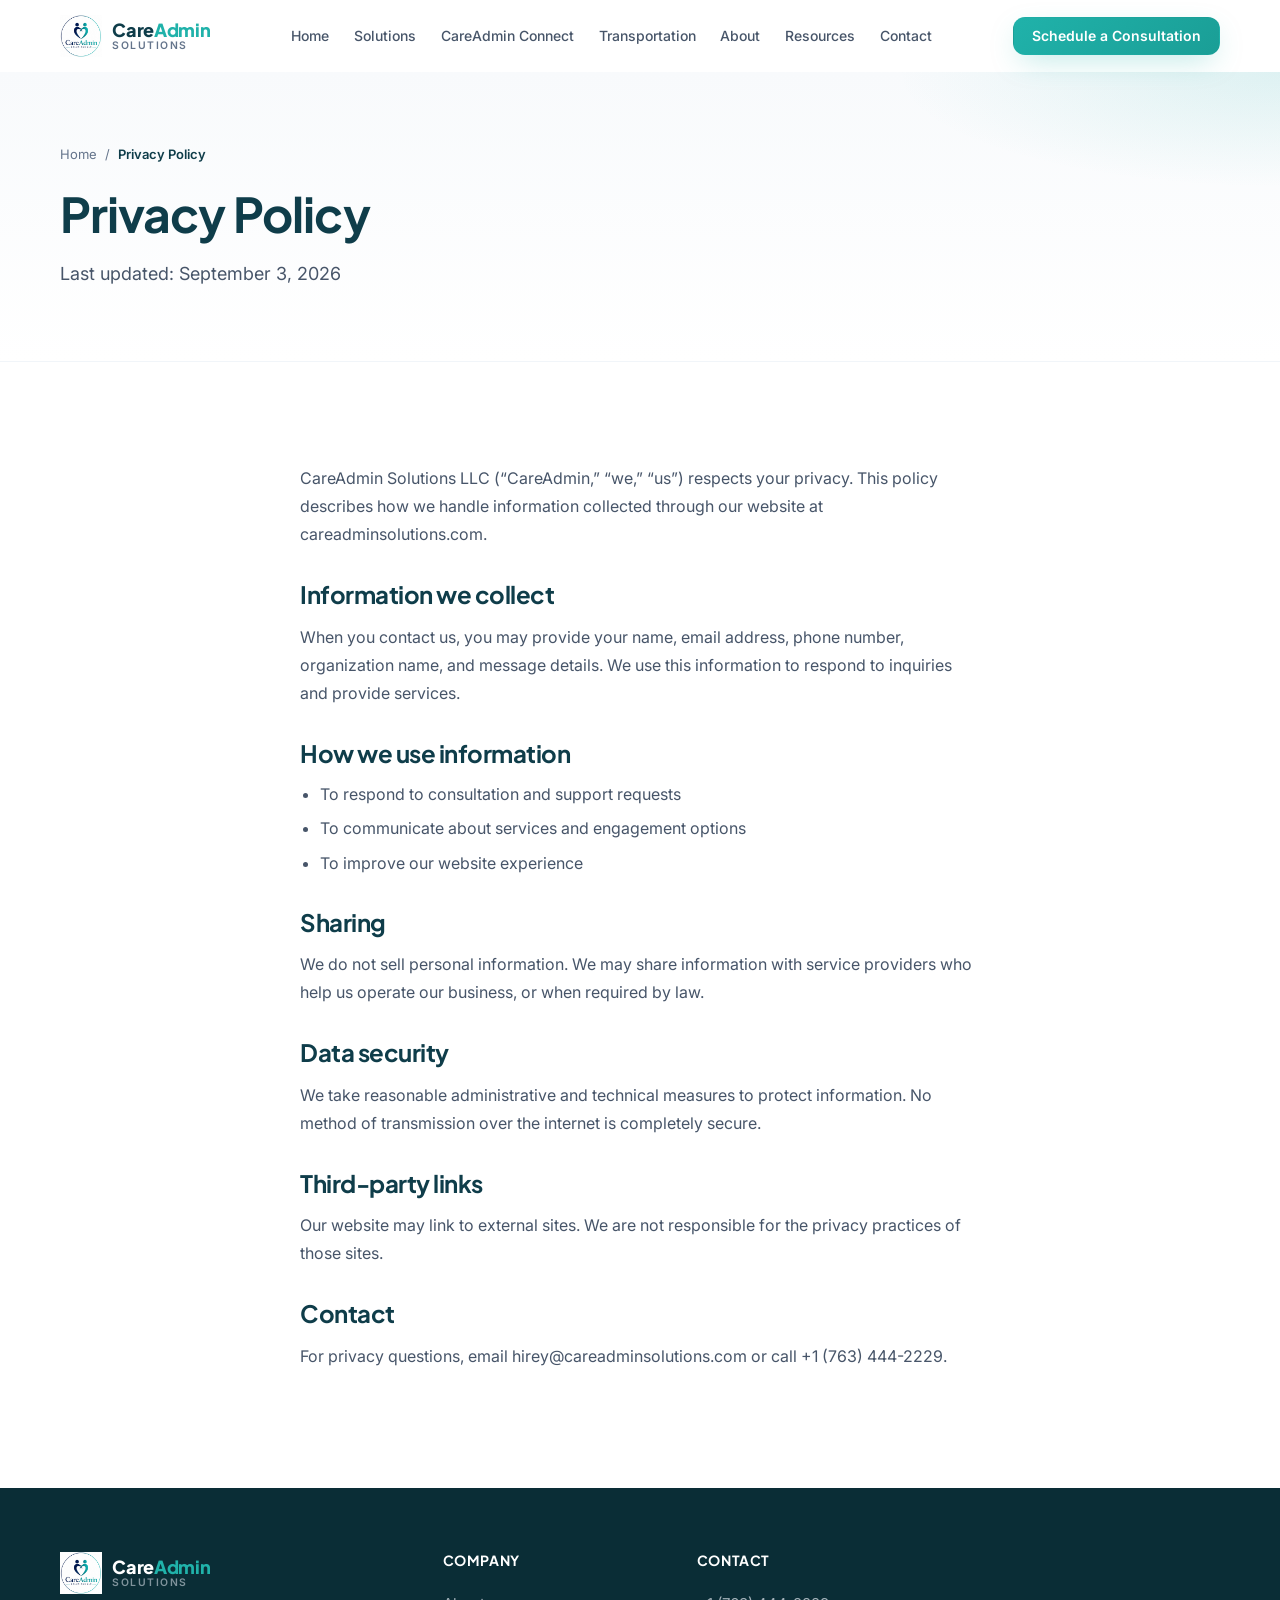
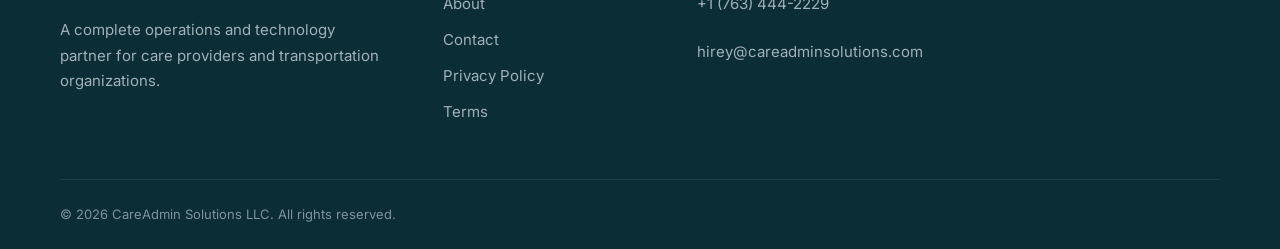
<file: privacy.html>
<!DOCTYPE html>
<html lang="en">
<head>
  <meta charset="UTF-8" />
  <meta name="viewport" content="width=device-width, initial-scale=1.0" />
  <title>Privacy Policy | CareAdmin Solutions</title>
  <meta name="description" content="Privacy Policy for CareAdmin Solutions LLC." />
  <link rel="canonical" href="https://careadminsolutions.com/privacy.html" />
  <meta name="robots" content="index, follow" />
  <link rel="icon" href="assets/logos/logo-icon.png" type="image/png" />
  <link rel="preconnect" href="https://fonts.googleapis.com" />
  <link rel="preconnect" href="https://fonts.gstatic.com" crossorigin />
  <link href="https://fonts.googleapis.com/css2?family=Inter:wght@400;500;600;700&family=Plus+Jakarta+Sans:wght@600;700;800&display=swap" rel="stylesheet" />
  <link rel="stylesheet" href="css/style.css" />
  <link rel="stylesheet" href="css/components.css" />
  <link rel="stylesheet" href="css/responsive.css" />
</head>
<body>
  <a class="skip-link" href="#main">Skip to main content</a>
  <header class="site-header" id="site-header">
    <div class="container header-inner">
      <a href="index.html" class="logo" aria-label="CareAdmin Solutions home">
        <img src="assets/logos/logo-icon.png" alt="" class="logo-img" width="42" height="44" />
        <span class="logo-text"><span class="logo-name"><span class="logo-care">Care</span><span class="logo-admin">Admin</span></span><span class="logo-tagline">Solutions</span></span>
      </a>
      <nav class="nav-desktop" aria-label="Primary navigation">
        <a href="index.html">Home</a><a href="services.html">Solutions</a><a href="careadmin-connect.html">CareAdmin Connect</a>
        <a href="transportation.html">Transportation</a><a href="about.html">About</a><a href="resources.html">Resources</a><a href="contact.html">Contact</a>
      </nav>
      <div class="header-end">
        <div class="header-cta"><a href="contact.html" class="btn btn-primary btn-sm">Schedule a Consultation</a></div>
        <button class="menu-toggle" id="menu-toggle" aria-label="Open menu" aria-expanded="false" aria-controls="mobile-nav"><span></span><span></span><span></span></button>
      </div>
    </div>
  </header>
  <nav class="mobile-nav" id="mobile-nav" aria-label="Mobile navigation">
    <a href="index.html">Home</a><a href="services.html">Solutions</a><a href="careadmin-connect.html">CareAdmin Connect</a>
    <a href="transportation.html">Transportation</a><a href="about.html">About</a><a href="resources.html">Resources</a><a href="contact.html">Contact</a>
    <a href="contact.html" class="btn btn-primary">Schedule a Consultation</a>
  </nav>

  <main id="main">
    <section class="page-hero">
      <div class="container">
        <nav class="breadcrumb" aria-label="Breadcrumb"><a href="index.html">Home</a><span aria-hidden="true">/</span><span aria-current="page">Privacy Policy</span></nav>
        <h1>Privacy Policy</h1>
        <p>Last updated: September 3, 2026</p>
      </div>
    </section>
    <section class="section">
      <div class="container prose">
        <p>CareAdmin Solutions LLC (“CareAdmin,” “we,” “us”) respects your privacy. This policy describes how we handle information collected through our website at careadminsolutions.com.</p>
        <h2>Information we collect</h2>
        <p>When you contact us, you may provide your name, email address, phone number, organization name, and message details. We use this information to respond to inquiries and provide services.</p>
        <h2>How we use information</h2>
        <ul>
          <li>To respond to consultation and support requests</li>
          <li>To communicate about services and engagement options</li>
          <li>To improve our website experience</li>
        </ul>
        <h2>Sharing</h2>
        <p>We do not sell personal information. We may share information with service providers who help us operate our business, or when required by law.</p>
        <h2>Data security</h2>
        <p>We take reasonable administrative and technical measures to protect information. No method of transmission over the internet is completely secure.</p>
        <h2>Third-party links</h2>
        <p>Our website may link to external sites. We are not responsible for the privacy practices of those sites.</p>
        <h2>Contact</h2>
        <p>For privacy questions, email <a href="mailto:hirey@careadminsolutions.com">hirey@careadminsolutions.com</a> or call <a href="tel:+17634442229">+1 (763) 444-2229</a>.</p>
      </div>
    </section>
  </main>

  <footer class="site-footer">
    <div class="container footer-grid">
      <div class="footer-brand">
        <a href="index.html" class="logo" aria-label="CareAdmin Solutions home">
          <img src="assets/logos/logo-icon.png" alt="" class="logo-img" width="42" height="44" />
          <span class="logo-text"><span class="logo-name"><span class="logo-care">Care</span><span class="logo-admin">Admin</span></span><span class="logo-tagline">Solutions</span></span>
        </a>
        <p class="footer-desc">A complete operations and technology partner for care providers and transportation organizations.</p>
      </div>
      <div class="footer-col"><h4>Company</h4><a href="about.html">About</a><a href="contact.html">Contact</a><a href="privacy.html">Privacy Policy</a><a href="terms.html">Terms</a></div>
      <div class="footer-col footer-contact"><h4>Contact</h4><ul><li><a href="tel:+17634442229">+1 (763) 444-2229</a></li><li><a href="mailto:hirey@careadminsolutions.com">hirey@careadminsolutions.com</a></li></ul></div>
    </div>
    <div class="container footer-bottom"><p>&copy; <span data-year></span> CareAdmin Solutions LLC. All rights reserved.</p></div>
  </footer>
  <script src="js/main.js" defer></script>
</body>
</html>
</file>
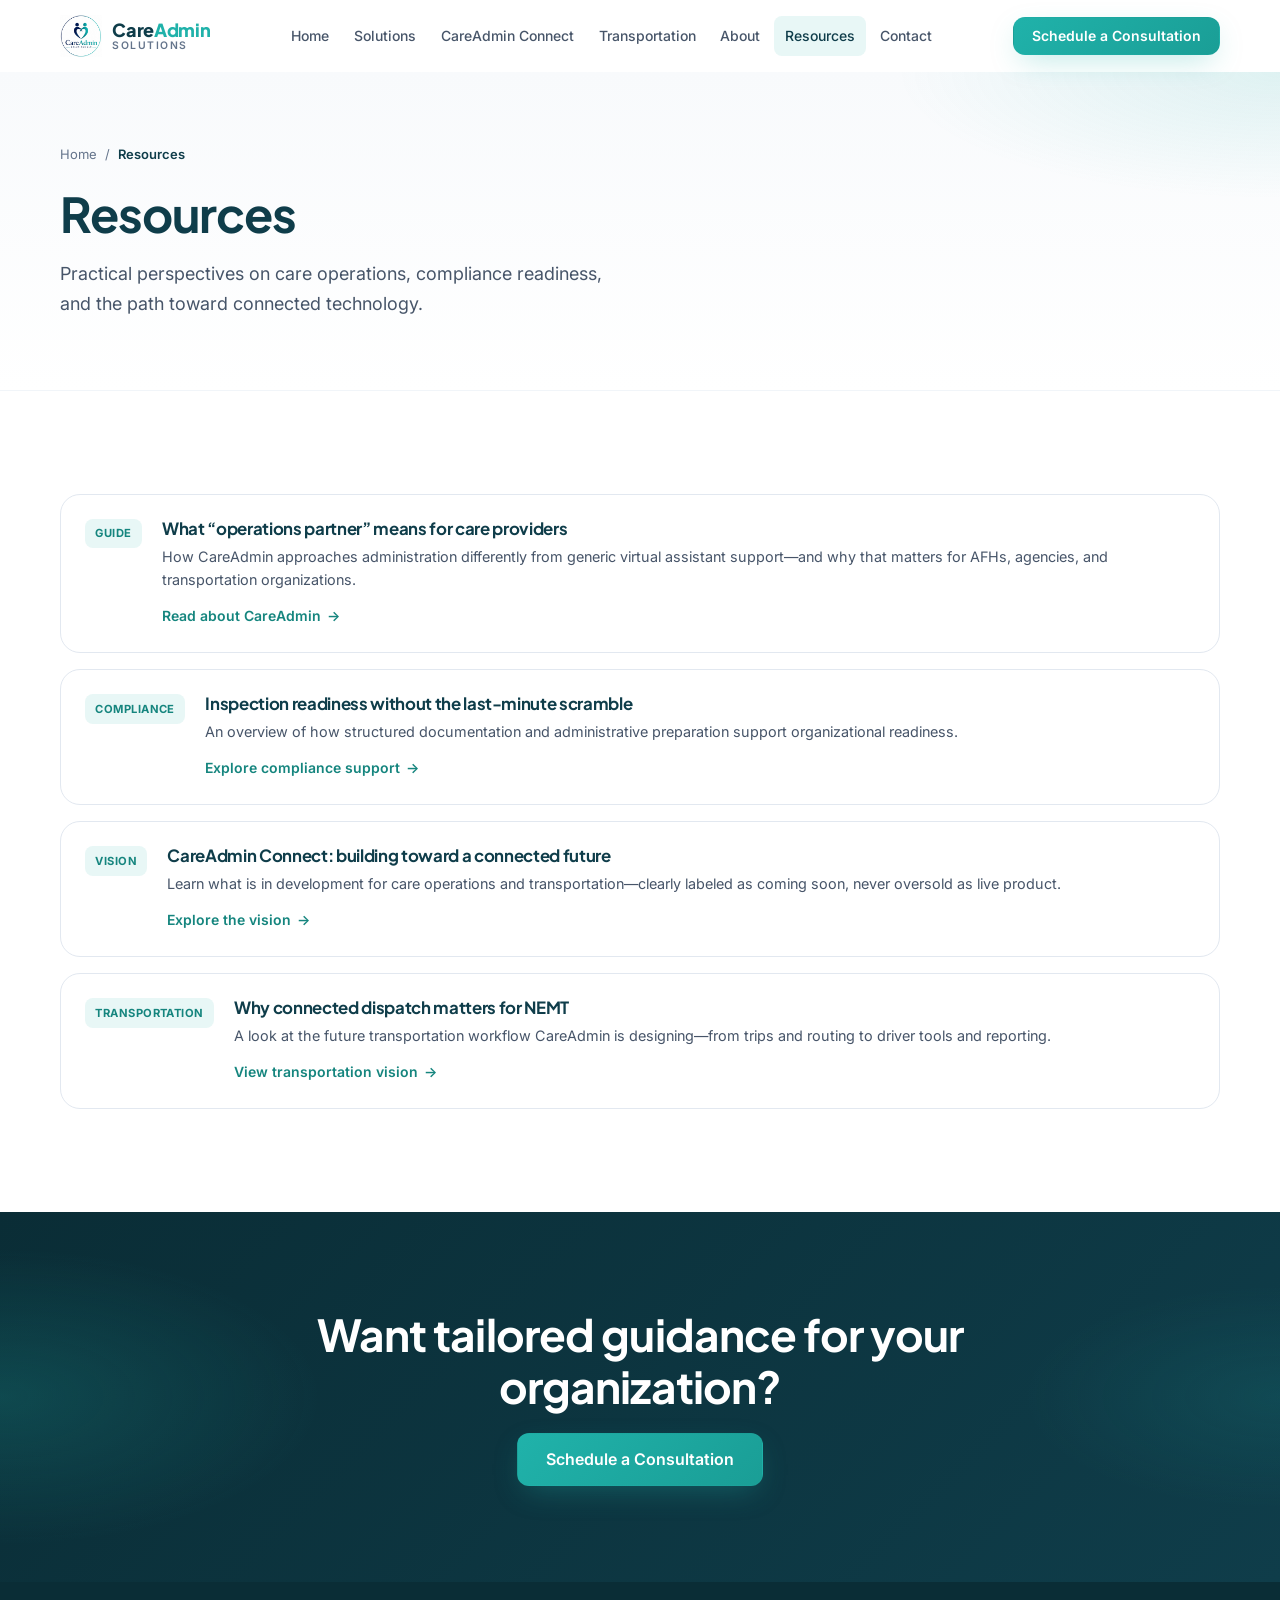
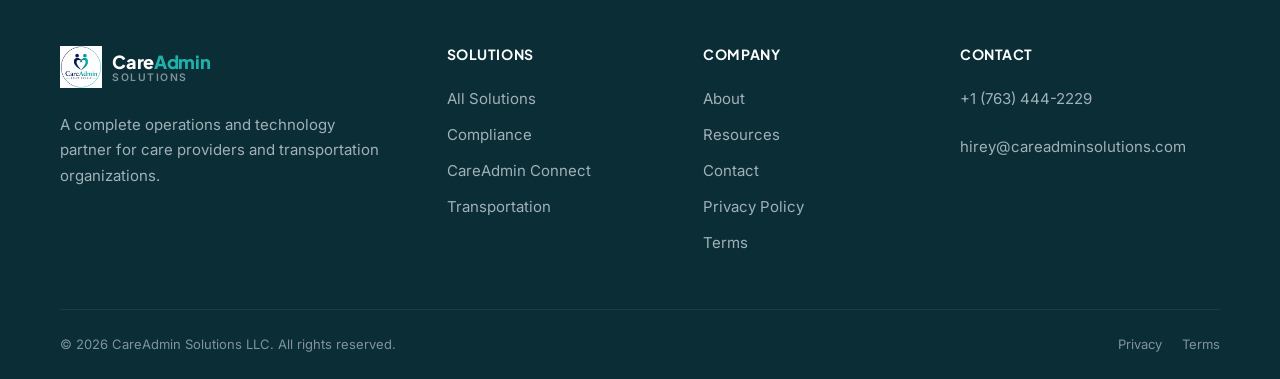
<file: resources.html>
<!DOCTYPE html>
<html lang="en">
<head>
  <meta charset="UTF-8" />
  <meta name="viewport" content="width=device-width, initial-scale=1.0" />
  <title>Resources | CareAdmin Solutions</title>
  <meta name="description" content="Guides and insights from CareAdmin Solutions on care operations, compliance readiness, and the future of connected care technology." />
  <link rel="canonical" href="https://careadminsolutions.com/resources.html" />
  <meta property="og:title" content="Resources | CareAdmin Solutions" />
  <meta property="og:description" content="Practical perspectives on care operations and connected technology." />
  <meta property="og:url" content="https://careadminsolutions.com/resources.html" />
  <meta property="og:type" content="website" />
  <meta name="robots" content="index, follow" />
  <link rel="icon" href="assets/logos/logo-icon.png" type="image/png" />
  <link rel="preconnect" href="https://fonts.googleapis.com" />
  <link rel="preconnect" href="https://fonts.gstatic.com" crossorigin />
  <link href="https://fonts.googleapis.com/css2?family=Inter:wght@400;500;600;700&family=Plus+Jakarta+Sans:wght@600;700;800&display=swap" rel="stylesheet" />
  <link rel="stylesheet" href="css/style.css" />
  <link rel="stylesheet" href="css/components.css" />
  <link rel="stylesheet" href="css/responsive.css" />
</head>
<body>
  <a class="skip-link" href="#main">Skip to main content</a>
  <header class="site-header" id="site-header">
    <div class="container header-inner">
      <a href="index.html" class="logo" aria-label="CareAdmin Solutions home">
        <img src="assets/logos/logo-icon.png" alt="" class="logo-img" width="42" height="44" />
        <span class="logo-text"><span class="logo-name"><span class="logo-care">Care</span><span class="logo-admin">Admin</span></span><span class="logo-tagline">Solutions</span></span>
      </a>
      <nav class="nav-desktop" aria-label="Primary navigation">
        <a href="index.html">Home</a><a href="services.html">Solutions</a><a href="careadmin-connect.html">CareAdmin Connect</a>
        <a href="transportation.html">Transportation</a><a href="about.html">About</a><a href="resources.html">Resources</a><a href="contact.html">Contact</a>
      </nav>
      <div class="header-end">
        <div class="header-cta"><a href="contact.html" class="btn btn-primary btn-sm">Schedule a Consultation</a></div>
        <button class="menu-toggle" id="menu-toggle" aria-label="Open menu" aria-expanded="false" aria-controls="mobile-nav"><span></span><span></span><span></span></button>
      </div>
    </div>
  </header>
  <nav class="mobile-nav" id="mobile-nav" aria-label="Mobile navigation">
    <a href="index.html">Home</a><a href="services.html">Solutions</a><a href="careadmin-connect.html">CareAdmin Connect</a>
    <a href="transportation.html">Transportation</a><a href="about.html">About</a><a href="resources.html">Resources</a><a href="contact.html">Contact</a>
    <a href="contact.html" class="btn btn-primary">Schedule a Consultation</a>
  </nav>

  <main id="main">
    <section class="page-hero">
      <div class="container">
        <nav class="breadcrumb" aria-label="Breadcrumb"><a href="index.html">Home</a><span aria-hidden="true">/</span><span aria-current="page">Resources</span></nav>
        <h1>Resources</h1>
        <p>Practical perspectives on care operations, compliance readiness, and the path toward connected technology.</p>
      </div>
    </section>

    <section class="section">
      <div class="container resource-list">
        <article class="resource-item reveal">
          <span class="tag">Guide</span>
          <div>
            <h3>What “operations partner” means for care providers</h3>
            <p>How CareAdmin approaches administration differently from generic virtual assistant support—and why that matters for AFHs, agencies, and transportation organizations.</p>
            <a class="card-link" href="about.html" style="margin-top:0.75rem;display:inline-flex">Read about CareAdmin</a>
          </div>
        </article>
        <article class="resource-item reveal reveal-delay-1">
          <span class="tag">Compliance</span>
          <div>
            <h3>Inspection readiness without the last-minute scramble</h3>
            <p>An overview of how structured documentation and administrative preparation support organizational readiness.</p>
            <a class="card-link" href="compliance.html" style="margin-top:0.75rem;display:inline-flex">Explore compliance support</a>
          </div>
        </article>
        <article class="resource-item reveal reveal-delay-2">
          <span class="tag">Vision</span>
          <div>
            <h3>CareAdmin Connect: building toward a connected future</h3>
            <p>Learn what is in development for care operations and transportation—clearly labeled as coming soon, never oversold as live product.</p>
            <a class="card-link" href="careadmin-connect.html" style="margin-top:0.75rem;display:inline-flex">Explore the vision</a>
          </div>
        </article>
        <article class="resource-item reveal">
          <span class="tag">Transportation</span>
          <div>
            <h3>Why connected dispatch matters for NEMT</h3>
            <p>A look at the future transportation workflow CareAdmin is designing—from trips and routing to driver tools and reporting.</p>
            <a class="card-link" href="transportation.html" style="margin-top:0.75rem;display:inline-flex">View transportation vision</a>
          </div>
        </article>
      </div>
    </section>

    <section class="final-cta">
      <div class="container reveal">
        <h2>Want tailored guidance for your organization?</h2>
        <div class="btn-group"><a href="contact.html" class="btn btn-primary btn-lg">Schedule a Consultation</a></div>
      </div>
    </section>
  </main>

  <footer class="site-footer">
    <div class="container footer-grid">
      <div class="footer-brand">
        <a href="index.html" class="logo" aria-label="CareAdmin Solutions home">
          <img src="assets/logos/logo-icon.png" alt="" class="logo-img" width="42" height="44" />
          <span class="logo-text"><span class="logo-name"><span class="logo-care">Care</span><span class="logo-admin">Admin</span></span><span class="logo-tagline">Solutions</span></span>
        </a>
        <p class="footer-desc">A complete operations and technology partner for care providers and transportation organizations.</p>
      </div>
      <div class="footer-col"><h4>Solutions</h4><a href="services.html">All Solutions</a><a href="compliance.html">Compliance</a><a href="careadmin-connect.html">CareAdmin Connect</a><a href="transportation.html">Transportation</a></div>
      <div class="footer-col"><h4>Company</h4><a href="about.html">About</a><a href="resources.html">Resources</a><a href="contact.html">Contact</a><a href="privacy.html">Privacy Policy</a><a href="terms.html">Terms</a></div>
      <div class="footer-col footer-contact"><h4>Contact</h4><ul><li><a href="tel:+17634442229">+1 (763) 444-2229</a></li><li><a href="mailto:hirey@careadminsolutions.com">hirey@careadminsolutions.com</a></li></ul></div>
    </div>
    <div class="container footer-bottom"><p>&copy; <span data-year></span> CareAdmin Solutions LLC. All rights reserved.</p><div class="footer-legal"><a href="privacy.html">Privacy</a><a href="terms.html">Terms</a></div></div>
  </footer>
  <script src="js/main.js" defer></script>
  <script src="js/animations.js" defer></script>
</body>
</html>
</file>
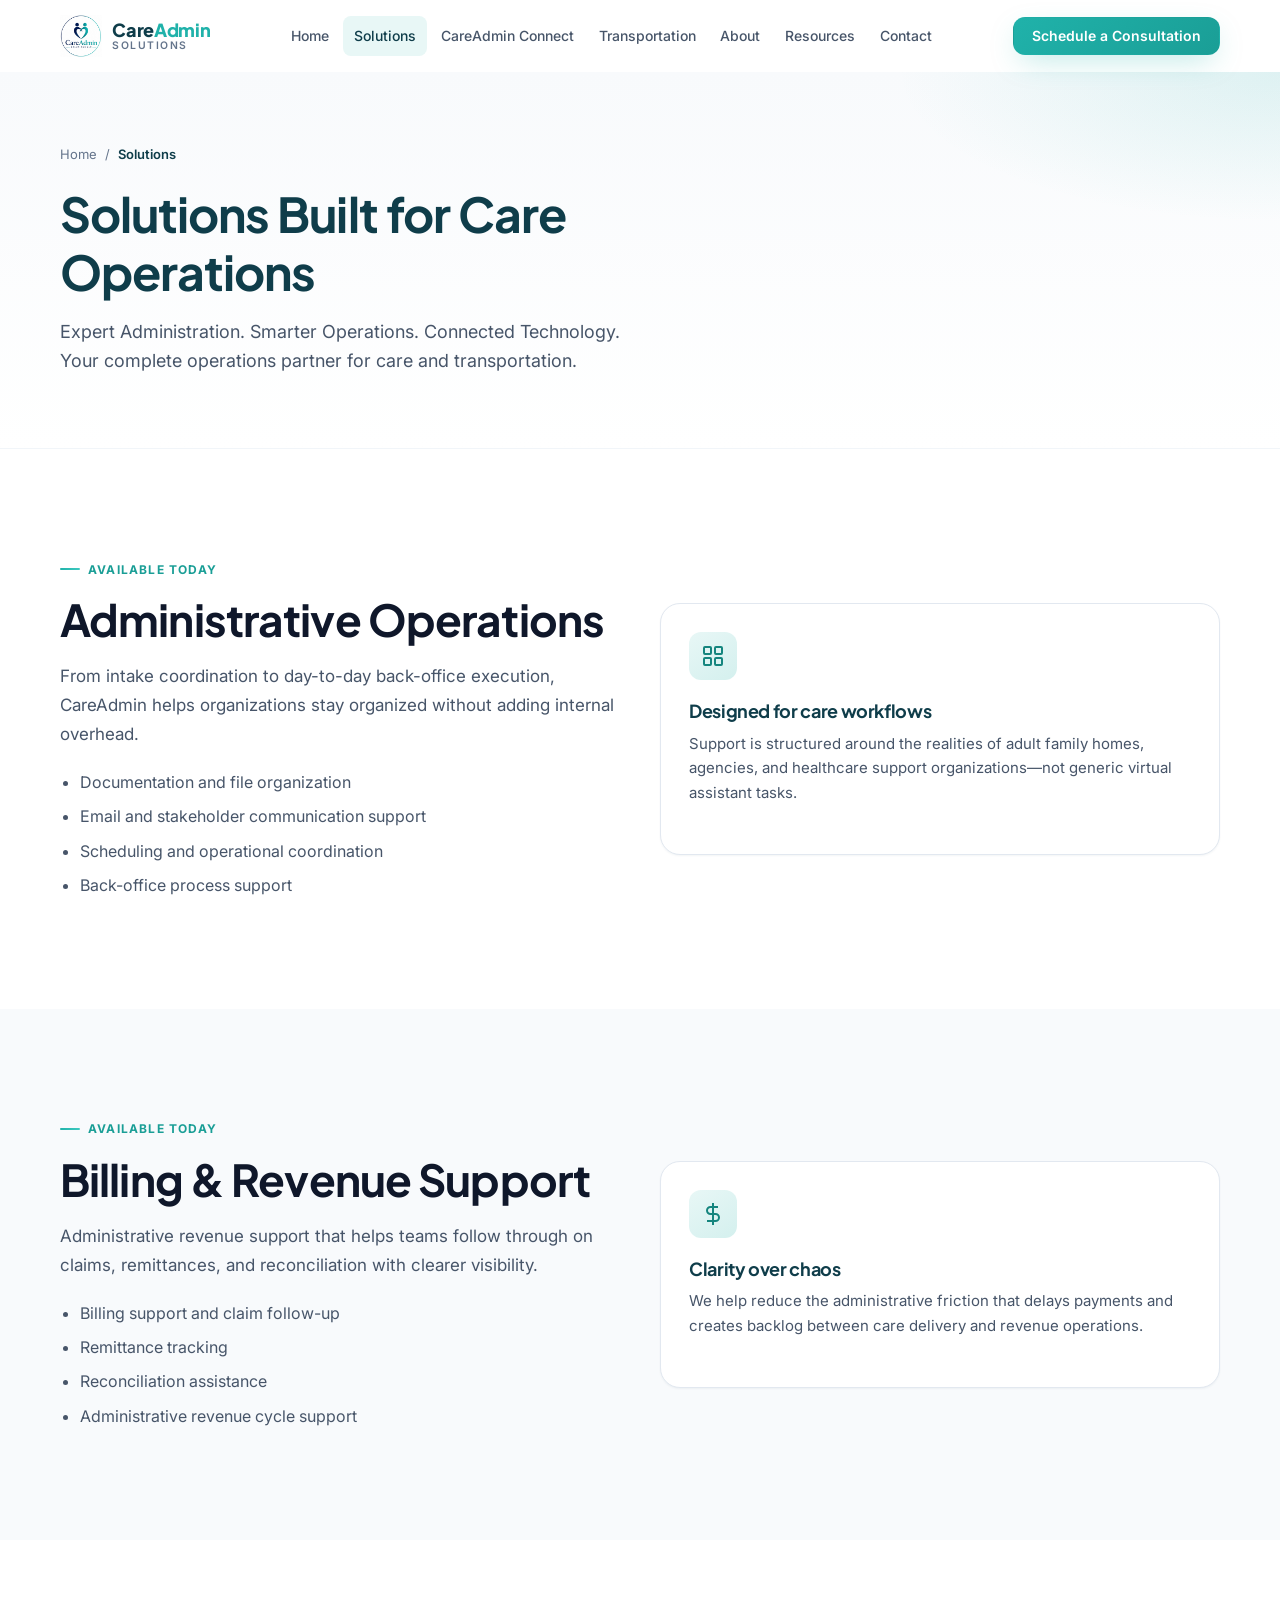
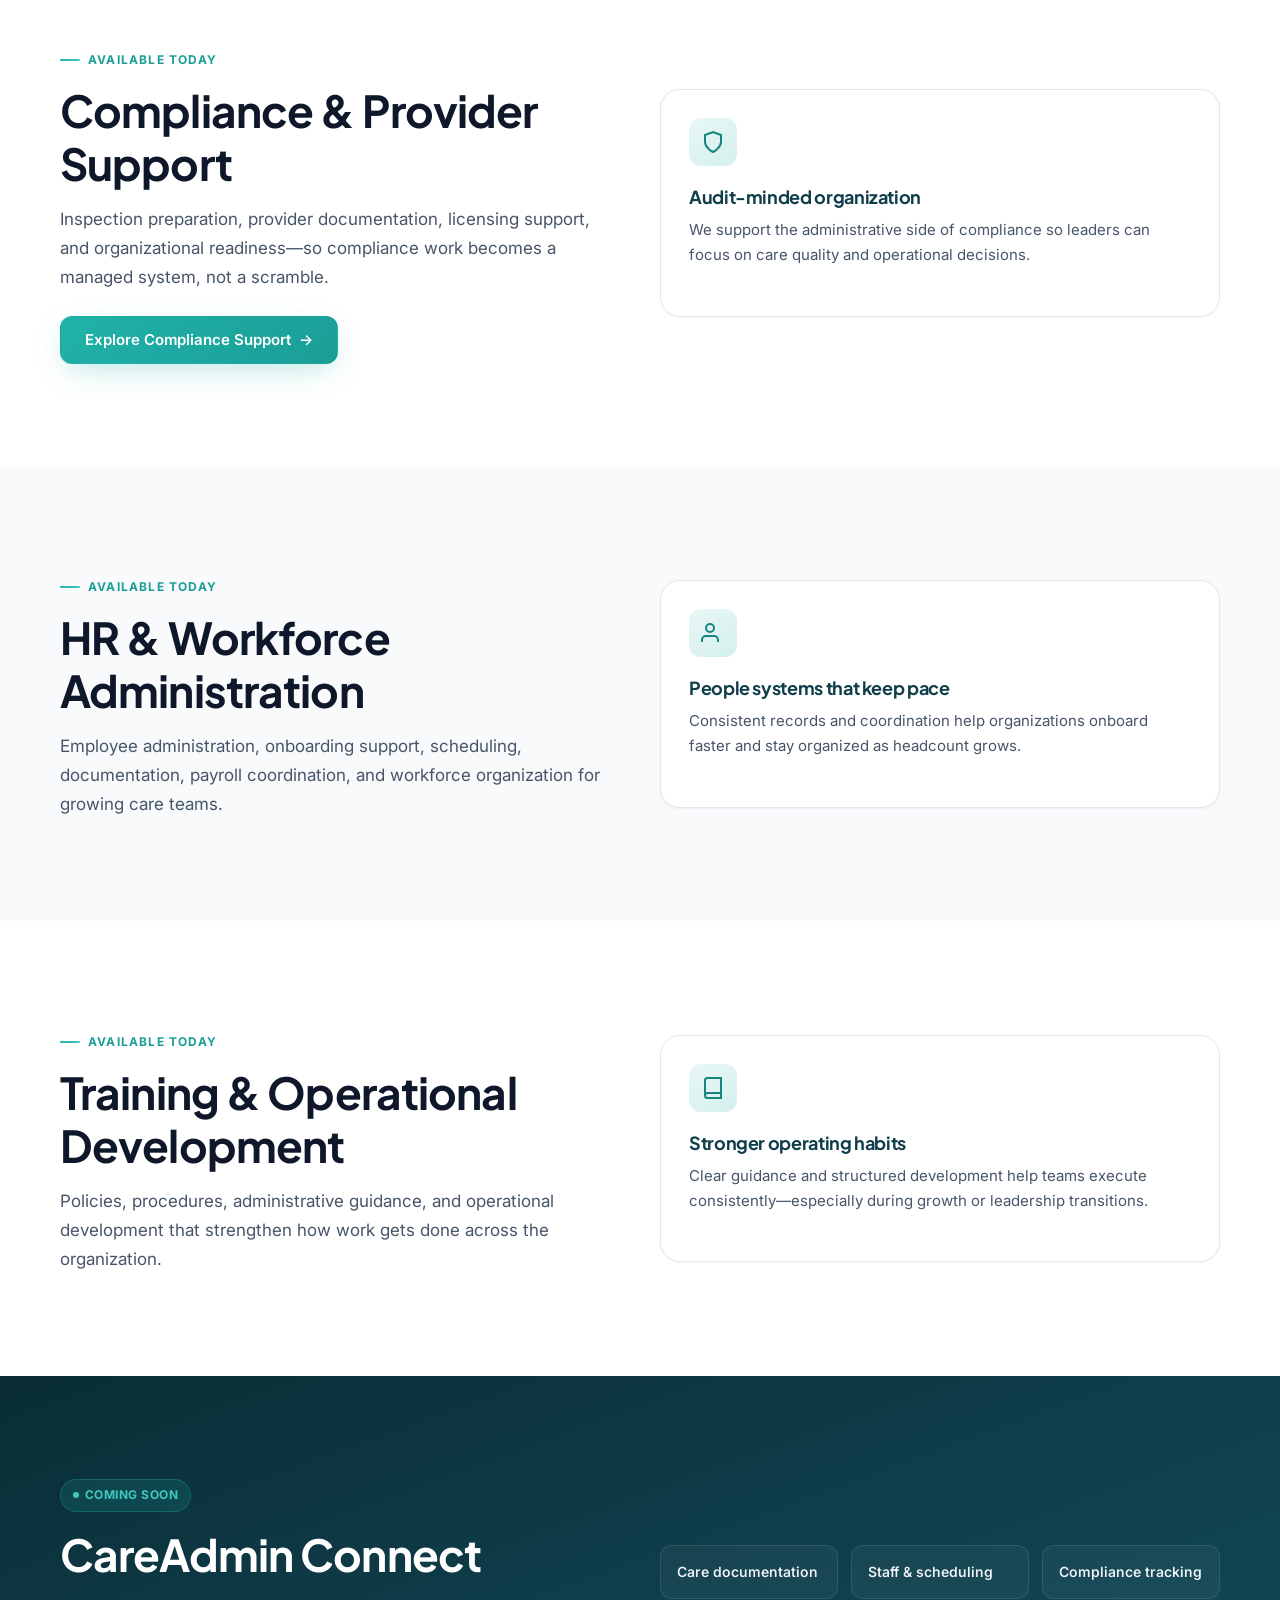
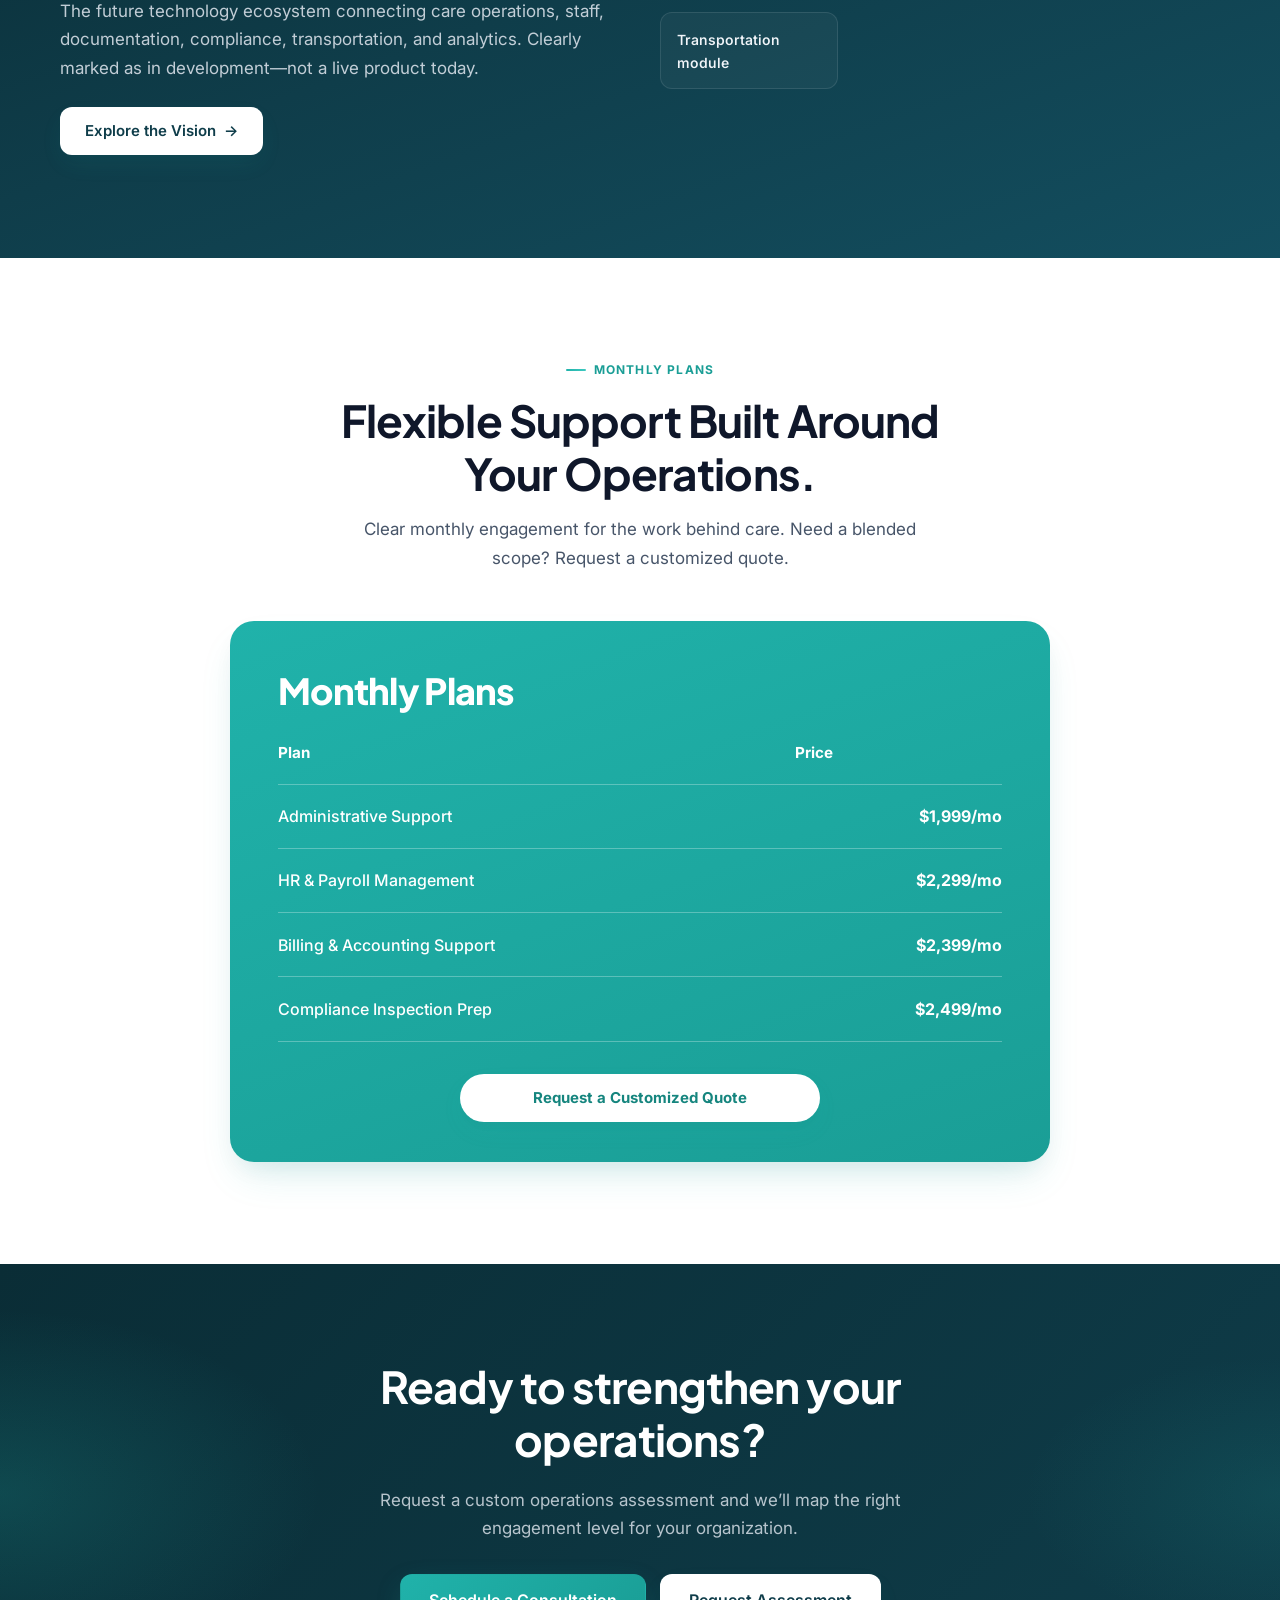
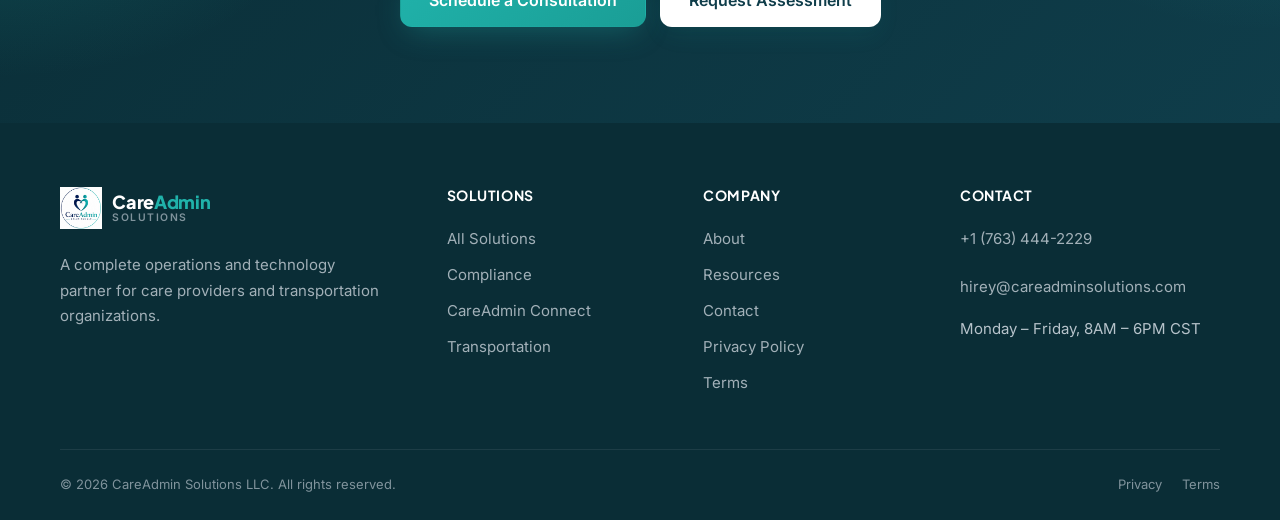
<file: services.html>
<!DOCTYPE html>
<html lang="en">
<head>
  <meta charset="UTF-8" />
  <meta name="viewport" content="width=device-width, initial-scale=1.0" />
  <title>Solutions | CareAdmin Solutions — Operations Support for Care Providers</title>
  <meta name="description" content="Explore CareAdmin Solutions: administrative operations, billing support, compliance, HR, training, and CareAdmin Connect for care and transportation organizations." />
  <meta name="robots" content="index, follow" />
  <link rel="canonical" href="https://careadminsolutions.com/services.html" />
  <meta property="og:title" content="Solutions | CareAdmin Solutions" />
  <meta property="og:description" content="Expert Administration. Smarter Operations. Connected Technology." />
  <meta property="og:url" content="https://careadminsolutions.com/services.html" />
  <meta property="og:type" content="website" />
  <link rel="icon" href="assets/logos/logo-icon.png" type="image/png" />
  <link rel="preconnect" href="https://fonts.googleapis.com" />
  <link rel="preconnect" href="https://fonts.gstatic.com" crossorigin />
  <link href="https://fonts.googleapis.com/css2?family=Inter:wght@400;500;600;700&family=Plus+Jakarta+Sans:wght@600;700;800&display=swap" rel="stylesheet" />
  <link rel="stylesheet" href="css/style.css" />
  <link rel="stylesheet" href="css/components.css" />
  <link rel="stylesheet" href="css/responsive.css" />
</head>
<body>
  <a class="skip-link" href="#main">Skip to main content</a>
  <header class="site-header" id="site-header">
    <div class="container header-inner">
      <a href="index.html" class="logo" aria-label="CareAdmin Solutions home">
        <img src="assets/logos/logo-icon.png" alt="" class="logo-img" width="42" height="44" />
        <span class="logo-text">
          <span class="logo-name"><span class="logo-care">Care</span><span class="logo-admin">Admin</span></span>
          <span class="logo-tagline">Solutions</span>
        </span>
      </a>
      <nav class="nav-desktop" aria-label="Primary navigation">
        <a href="index.html">Home</a>
        <a href="services.html">Solutions</a>
        <a href="careadmin-connect.html">CareAdmin Connect</a>
        <a href="transportation.html">Transportation</a>
        <a href="about.html">About</a>
        <a href="resources.html">Resources</a>
        <a href="contact.html">Contact</a>
      </nav>
      <div class="header-end">
        <div class="header-cta"><a href="contact.html" class="btn btn-primary btn-sm">Schedule a Consultation</a></div>
        <button class="menu-toggle" id="menu-toggle" aria-label="Open menu" aria-expanded="false" aria-controls="mobile-nav"><span></span><span></span><span></span></button>
      </div>
    </div>
  </header>
  <nav class="mobile-nav" id="mobile-nav" aria-label="Mobile navigation">
    <a href="index.html">Home</a><a href="services.html">Solutions</a><a href="careadmin-connect.html">CareAdmin Connect</a>
    <a href="transportation.html">Transportation</a><a href="about.html">About</a><a href="resources.html">Resources</a><a href="contact.html">Contact</a>
    <a href="contact.html" class="btn btn-primary">Schedule a Consultation</a>
  </nav>

  <main id="main">
    <section class="page-hero">
      <div class="container">
        <nav class="breadcrumb" aria-label="Breadcrumb"><a href="index.html">Home</a><span aria-hidden="true">/</span><span aria-current="page">Solutions</span></nav>
        <h1>Solutions Built for Care Operations</h1>
        <p>Expert Administration. Smarter Operations. Connected Technology. Your complete operations partner for care and transportation.</p>
      </div>
    </section>

    <section class="section" id="administrative">
      <div class="container split">
        <div class="reveal">
          <p class="section-label">Available today</p>
          <h2 class="section-title">Administrative Operations</h2>
          <p class="section-desc">From intake coordination to day-to-day back-office execution, CareAdmin helps organizations stay organized without adding internal overhead.</p>
          <ul class="prose" style="margin-top:1.25rem;list-style:disc;padding-left:1.25rem;color:var(--slate-600)">
            <li>Documentation and file organization</li>
            <li>Email and stakeholder communication support</li>
            <li>Scheduling and operational coordination</li>
            <li>Back-office process support</li>
          </ul>
        </div>
        <div class="card reveal reveal-delay-1">
          <div class="card-icon"><svg viewBox="0 0 24 24" fill="none" stroke="currentColor" stroke-width="2"><rect x="3" y="3" width="7" height="7" rx="1"/><rect x="14" y="3" width="7" height="7" rx="1"/><rect x="14" y="14" width="7" height="7" rx="1"/><rect x="3" y="14" width="7" height="7" rx="1"/></svg></div>
          <h3>Designed for care workflows</h3>
          <p>Support is structured around the realities of adult family homes, agencies, and healthcare support organizations—not generic virtual assistant tasks.</p>
        </div>
      </div>
    </section>

    <section class="section section-alt" id="billing">
      <div class="container split">
        <div class="reveal">
          <p class="section-label">Available today</p>
          <h2 class="section-title">Billing &amp; Revenue Support</h2>
          <p class="section-desc">Administrative revenue support that helps teams follow through on claims, remittances, and reconciliation with clearer visibility.</p>
          <ul class="prose" style="margin-top:1.25rem;list-style:disc;padding-left:1.25rem;color:var(--slate-600)">
            <li>Billing support and claim follow-up</li>
            <li>Remittance tracking</li>
            <li>Reconciliation assistance</li>
            <li>Administrative revenue cycle support</li>
          </ul>
        </div>
        <div class="card reveal reveal-delay-1">
          <div class="card-icon"><svg viewBox="0 0 24 24" fill="none" stroke="currentColor" stroke-width="2"><path d="M12 1v22M17 5H9.5a3.5 3.5 0 0 0 0 7h5a3.5 3.5 0 0 1 0 7H6"/></svg></div>
          <h3>Clarity over chaos</h3>
          <p>We help reduce the administrative friction that delays payments and creates backlog between care delivery and revenue operations.</p>
        </div>
      </div>
    </section>

    <section class="section" id="compliance-preview">
      <div class="container split">
        <div class="reveal">
          <p class="section-label">Available today</p>
          <h2 class="section-title">Compliance &amp; Provider Support</h2>
          <p class="section-desc">Inspection preparation, provider documentation, licensing support, and organizational readiness—so compliance work becomes a managed system, not a scramble.</p>
          <a href="compliance.html" class="btn btn-primary btn-arrow" style="margin-top:1.5rem">Explore Compliance Support</a>
        </div>
        <div class="card reveal reveal-delay-1">
          <div class="card-icon"><svg viewBox="0 0 24 24" fill="none" stroke="currentColor" stroke-width="2"><path d="M12 22s8-4 8-10V5l-8-3-8 3v7c0 6 8 10 8 10z"/></svg></div>
          <h3>Audit-minded organization</h3>
          <p>We support the administrative side of compliance so leaders can focus on care quality and operational decisions.</p>
        </div>
      </div>
    </section>

    <section class="section section-alt" id="hr">
      <div class="container split">
        <div class="reveal">
          <p class="section-label">Available today</p>
          <h2 class="section-title">HR &amp; Workforce Administration</h2>
          <p class="section-desc">Employee administration, onboarding support, scheduling, documentation, payroll coordination, and workforce organization for growing care teams.</p>
        </div>
        <div class="card reveal reveal-delay-1">
          <div class="card-icon"><svg viewBox="0 0 24 24" fill="none" stroke="currentColor" stroke-width="2"><path d="M17 21v-2a4 4 0 0 0-4-4H5a4 4 0 0 0-4 4v2"/><circle cx="9" cy="7" r="4"/></svg></div>
          <h3>People systems that keep pace</h3>
          <p>Consistent records and coordination help organizations onboard faster and stay organized as headcount grows.</p>
        </div>
      </div>
    </section>

    <section class="section" id="training">
      <div class="container split">
        <div class="reveal">
          <p class="section-label">Available today</p>
          <h2 class="section-title">Training &amp; Operational Development</h2>
          <p class="section-desc">Policies, procedures, administrative guidance, and operational development that strengthen how work gets done across the organization.</p>
        </div>
        <div class="card reveal reveal-delay-1">
          <div class="card-icon"><svg viewBox="0 0 24 24" fill="none" stroke="currentColor" stroke-width="2"><path d="M4 19.5A2.5 2.5 0 0 1 6.5 17H20"/><path d="M6.5 2H20v20H6.5A2.5 2.5 0 0 1 4 19.5v-15A2.5 2.5 0 0 1 6.5 2z"/></svg></div>
          <h3>Stronger operating habits</h3>
          <p>Clear guidance and structured development help teams execute consistently—especially during growth or leadership transitions.</p>
        </div>
      </div>
    </section>

    <section class="section section-dark">
      <div class="container split">
        <div class="reveal">
          <span class="badge badge-dark badge-dot">Coming Soon</span>
          <h2 class="section-title" style="margin-top:1rem">CareAdmin Connect</h2>
          <p class="section-desc">The future technology ecosystem connecting care operations, staff, documentation, compliance, transportation, and analytics. Clearly marked as in development—not a live product today.</p>
          <a href="careadmin-connect.html" class="btn btn-light btn-arrow" style="margin-top:1.5rem">Explore the Vision</a>
        </div>
        <div class="reveal reveal-delay-2">
          <div class="feature-grid">
            <div class="feature-chip">Care documentation</div>
            <div class="feature-chip">Staff &amp; scheduling</div>
            <div class="feature-chip">Compliance tracking</div>
            <div class="feature-chip">Transportation module</div>
          </div>
        </div>
      </div>
    </section>

    <section class="section" id="plans">
      <div class="container">
        <div class="section-header center reveal">
          <p class="section-label">Monthly plans</p>
          <h2 class="section-title center">Flexible Support Built Around Your Operations.</h2>
          <p class="section-desc center">Clear monthly engagement for the work behind care. Need a blended scope? Request a customized quote.</p>
        </div>
        <div class="plans-panel reveal">
          <h3>Monthly Plans</h3>
          <table class="plans-table">
            <caption class="sr-only">CareAdmin monthly support plans and prices in USD</caption>
            <thead>
              <tr>
                <th scope="col">Plan</th>
                <th scope="col">Price</th>
              </tr>
            </thead>
            <tbody>
              <tr>
                <th scope="row">Administrative Support</th>
                <td>$1,999/mo</td>
              </tr>
              <tr>
                <th scope="row">HR &amp; Payroll Management</th>
                <td>$2,299/mo</td>
              </tr>
              <tr>
                <th scope="row">Billing &amp; Accounting Support</th>
                <td>$2,399/mo</td>
              </tr>
              <tr>
                <th scope="row">Compliance Inspection Prep</th>
                <td>$2,499/mo</td>
              </tr>
            </tbody>
          </table>
          <a href="contact.html" class="btn btn-plans">Request a Customized Quote</a>
        </div>
      </div>
    </section>

    <section class="final-cta">
      <div class="container reveal">
        <h2>Ready to strengthen your operations?</h2>
        <p>Request a custom operations assessment and we’ll map the right engagement level for your organization.</p>
        <div class="btn-group">
          <a href="contact.html" class="btn btn-primary btn-lg">Schedule a Consultation</a>
          <a href="contact.html" class="btn btn-light btn-lg">Request Assessment</a>
        </div>
      </div>
    </section>
  </main>

  <footer class="site-footer">
    <div class="container footer-grid">
      <div class="footer-brand">
        <a href="index.html" class="logo" aria-label="CareAdmin Solutions home">
          <img src="assets/logos/logo-icon.png" alt="" class="logo-img" width="42" height="44" />
          <span class="logo-text"><span class="logo-name"><span class="logo-care">Care</span><span class="logo-admin">Admin</span></span><span class="logo-tagline">Solutions</span></span>
        </a>
        <p class="footer-desc">A complete operations and technology partner for care providers and transportation organizations.</p>
      </div>
      <div class="footer-col"><h4>Solutions</h4><a href="services.html">All Solutions</a><a href="compliance.html">Compliance</a><a href="careadmin-connect.html">CareAdmin Connect</a><a href="transportation.html">Transportation</a></div>
      <div class="footer-col"><h4>Company</h4><a href="about.html">About</a><a href="resources.html">Resources</a><a href="contact.html">Contact</a><a href="privacy.html">Privacy Policy</a><a href="terms.html">Terms</a></div>
      <div class="footer-col footer-contact"><h4>Contact</h4><ul><li><a href="tel:+17634442229">+1 (763) 444-2229</a></li><li><a href="mailto:hirey@careadminsolutions.com">hirey@careadminsolutions.com</a></li><li>Monday – Friday, 8AM – 6PM CST</li></ul></div>
    </div>
    <div class="container footer-bottom"><p>&copy; <span data-year></span> CareAdmin Solutions LLC. All rights reserved.</p><div class="footer-legal"><a href="privacy.html">Privacy</a><a href="terms.html">Terms</a></div></div>
  </footer>
  <script src="js/main.js" defer></script>
  <script src="js/animations.js" defer></script>
</body>
</html>
</file>
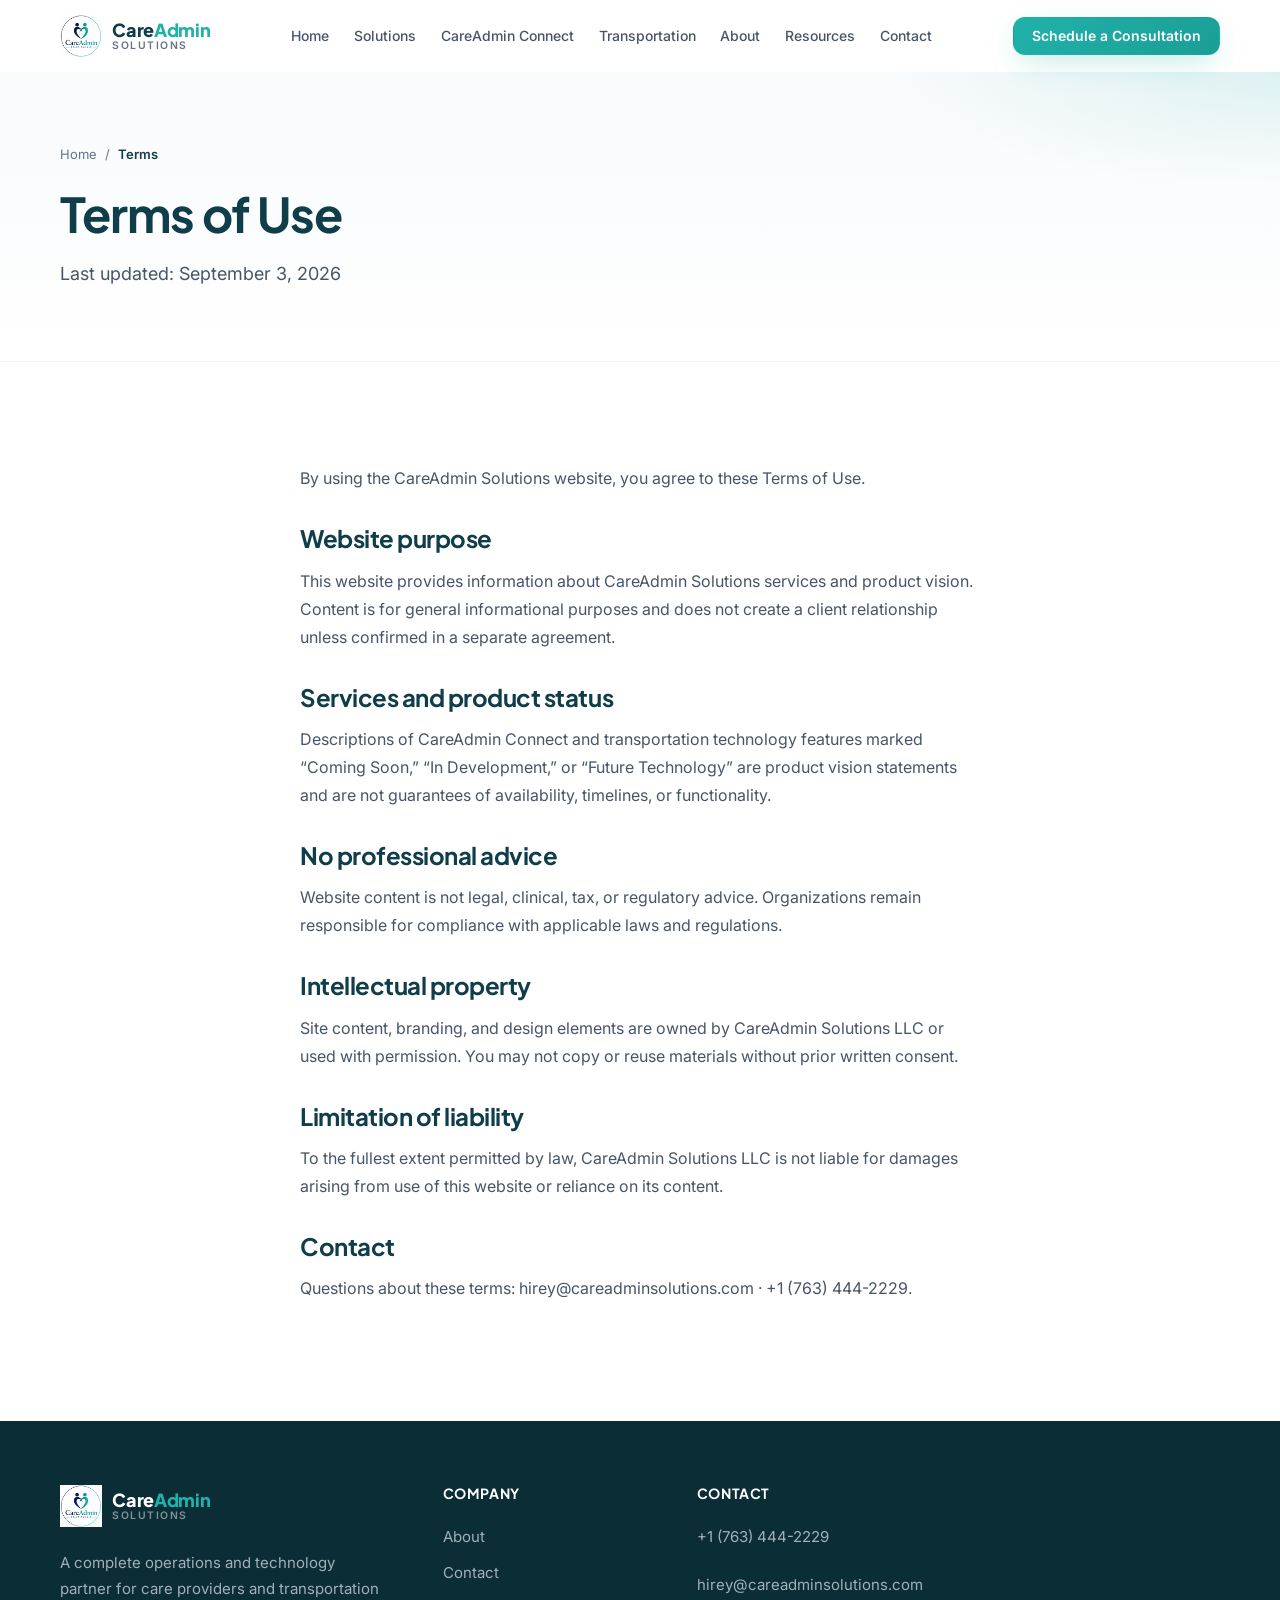
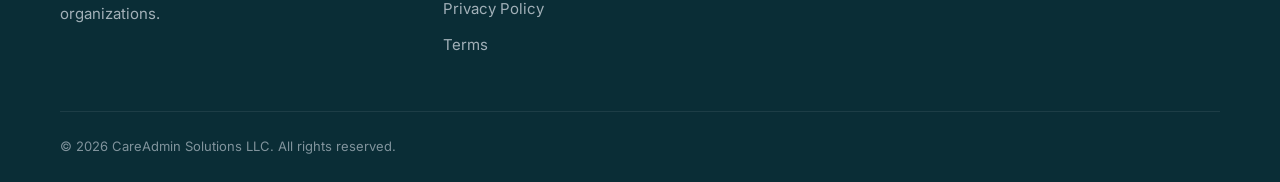
<file: terms.html>
<!DOCTYPE html>
<html lang="en">
<head>
  <meta charset="UTF-8" />
  <meta name="viewport" content="width=device-width, initial-scale=1.0" />
  <title>Terms of Use | CareAdmin Solutions</title>
  <meta name="description" content="Terms of Use for the CareAdmin Solutions website." />
  <link rel="canonical" href="https://careadminsolutions.com/terms.html" />
  <meta name="robots" content="index, follow" />
  <link rel="icon" href="assets/logos/logo-icon.png" type="image/png" />
  <link rel="preconnect" href="https://fonts.googleapis.com" />
  <link rel="preconnect" href="https://fonts.gstatic.com" crossorigin />
  <link href="https://fonts.googleapis.com/css2?family=Inter:wght@400;500;600;700&family=Plus+Jakarta+Sans:wght@600;700;800&display=swap" rel="stylesheet" />
  <link rel="stylesheet" href="css/style.css" />
  <link rel="stylesheet" href="css/components.css" />
  <link rel="stylesheet" href="css/responsive.css" />
</head>
<body>
  <a class="skip-link" href="#main">Skip to main content</a>
  <header class="site-header" id="site-header">
    <div class="container header-inner">
      <a href="index.html" class="logo" aria-label="CareAdmin Solutions home">
        <img src="assets/logos/logo-icon.png" alt="" class="logo-img" width="42" height="44" />
        <span class="logo-text"><span class="logo-name"><span class="logo-care">Care</span><span class="logo-admin">Admin</span></span><span class="logo-tagline">Solutions</span></span>
      </a>
      <nav class="nav-desktop" aria-label="Primary navigation">
        <a href="index.html">Home</a><a href="services.html">Solutions</a><a href="careadmin-connect.html">CareAdmin Connect</a>
        <a href="transportation.html">Transportation</a><a href="about.html">About</a><a href="resources.html">Resources</a><a href="contact.html">Contact</a>
      </nav>
      <div class="header-end">
        <div class="header-cta"><a href="contact.html" class="btn btn-primary btn-sm">Schedule a Consultation</a></div>
        <button class="menu-toggle" id="menu-toggle" aria-label="Open menu" aria-expanded="false" aria-controls="mobile-nav"><span></span><span></span><span></span></button>
      </div>
    </div>
  </header>
  <nav class="mobile-nav" id="mobile-nav" aria-label="Mobile navigation">
    <a href="index.html">Home</a><a href="services.html">Solutions</a><a href="careadmin-connect.html">CareAdmin Connect</a>
    <a href="transportation.html">Transportation</a><a href="about.html">About</a><a href="resources.html">Resources</a><a href="contact.html">Contact</a>
    <a href="contact.html" class="btn btn-primary">Schedule a Consultation</a>
  </nav>

  <main id="main">
    <section class="page-hero">
      <div class="container">
        <nav class="breadcrumb" aria-label="Breadcrumb"><a href="index.html">Home</a><span aria-hidden="true">/</span><span aria-current="page">Terms</span></nav>
        <h1>Terms of Use</h1>
        <p>Last updated: September 3, 2026</p>
      </div>
    </section>
    <section class="section">
      <div class="container prose">
        <p>By using the CareAdmin Solutions website, you agree to these Terms of Use.</p>
        <h2>Website purpose</h2>
        <p>This website provides information about CareAdmin Solutions services and product vision. Content is for general informational purposes and does not create a client relationship unless confirmed in a separate agreement.</p>
        <h2>Services and product status</h2>
        <p>Descriptions of CareAdmin Connect and transportation technology features marked “Coming Soon,” “In Development,” or “Future Technology” are product vision statements and are not guarantees of availability, timelines, or functionality.</p>
        <h2>No professional advice</h2>
        <p>Website content is not legal, clinical, tax, or regulatory advice. Organizations remain responsible for compliance with applicable laws and regulations.</p>
        <h2>Intellectual property</h2>
        <p>Site content, branding, and design elements are owned by CareAdmin Solutions LLC or used with permission. You may not copy or reuse materials without prior written consent.</p>
        <h2>Limitation of liability</h2>
        <p>To the fullest extent permitted by law, CareAdmin Solutions LLC is not liable for damages arising from use of this website or reliance on its content.</p>
        <h2>Contact</h2>
        <p>Questions about these terms: <a href="mailto:hirey@careadminsolutions.com">hirey@careadminsolutions.com</a> · <a href="tel:+17634442229">+1 (763) 444-2229</a>.</p>
      </div>
    </section>
  </main>

  <footer class="site-footer">
    <div class="container footer-grid">
      <div class="footer-brand">
        <a href="index.html" class="logo" aria-label="CareAdmin Solutions home">
          <img src="assets/logos/logo-icon.png" alt="" class="logo-img" width="42" height="44" />
          <span class="logo-text"><span class="logo-name"><span class="logo-care">Care</span><span class="logo-admin">Admin</span></span><span class="logo-tagline">Solutions</span></span>
        </a>
        <p class="footer-desc">A complete operations and technology partner for care providers and transportation organizations.</p>
      </div>
      <div class="footer-col"><h4>Company</h4><a href="about.html">About</a><a href="contact.html">Contact</a><a href="privacy.html">Privacy Policy</a><a href="terms.html">Terms</a></div>
      <div class="footer-col footer-contact"><h4>Contact</h4><ul><li><a href="tel:+17634442229">+1 (763) 444-2229</a></li><li><a href="mailto:hirey@careadminsolutions.com">hirey@careadminsolutions.com</a></li></ul></div>
    </div>
    <div class="container footer-bottom"><p>&copy; <span data-year></span> CareAdmin Solutions LLC. All rights reserved.</p></div>
  </footer>
  <script src="js/main.js" defer></script>
</body>
</html>
</file>
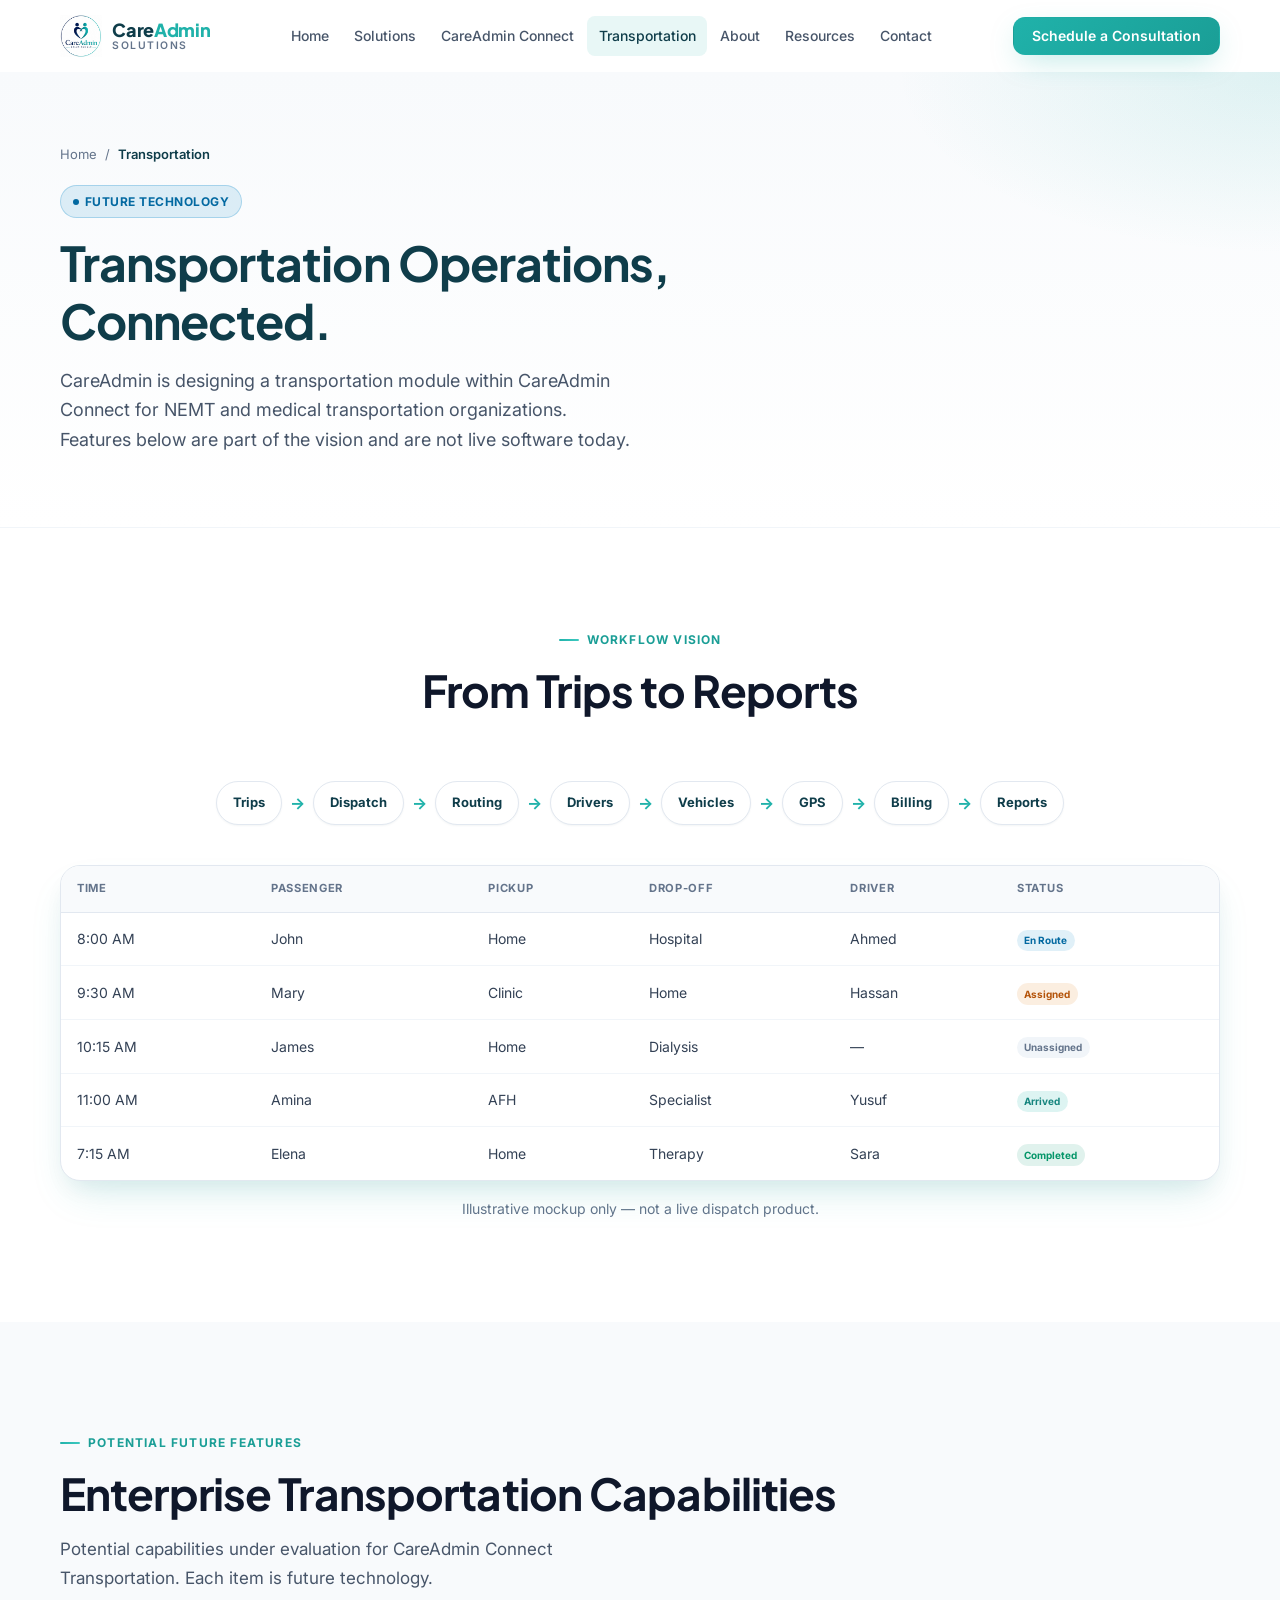
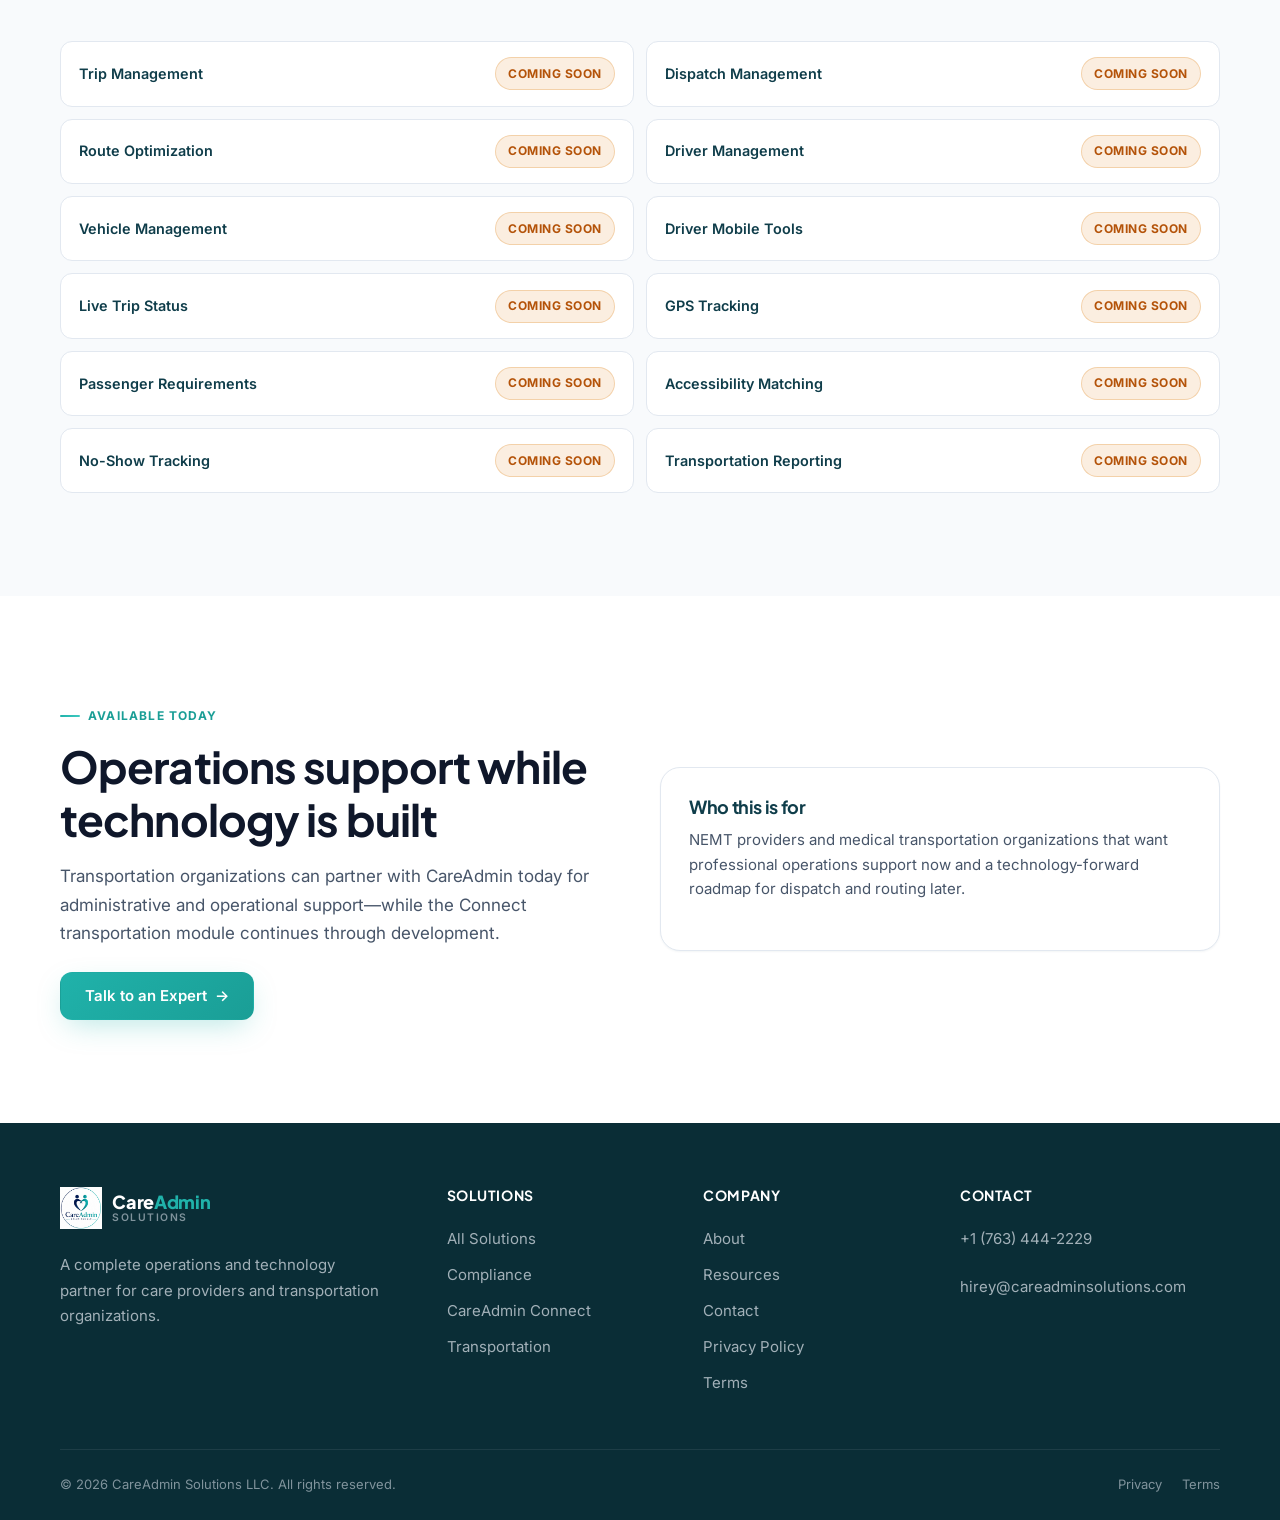
<file: transportation.html>
<!DOCTYPE html>
<html lang="en">
<head>
  <meta charset="UTF-8" />
  <meta name="viewport" content="width=device-width, initial-scale=1.0" />
  <title>Transportation Technology Vision | CareAdmin Solutions</title>
  <meta name="description" content="Explore CareAdmin’s future transportation ecosystem for NEMT and medical transportation—trip management, dispatch, routing, GPS, driver tools, and reporting. In development." />
  <meta name="robots" content="index, follow" />
  <link rel="canonical" href="https://careadminsolutions.com/transportation.html" />
  <meta property="og:title" content="Transportation Operations, Connected | CareAdmin" />
  <meta property="og:description" content="A professional transportation technology vision for NEMT and medical transportation organizations." />
  <meta property="og:url" content="https://careadminsolutions.com/transportation.html" />
  <meta property="og:type" content="website" />
  <link rel="icon" href="assets/logos/logo-icon.png" type="image/png" />
  <link rel="preconnect" href="https://fonts.googleapis.com" />
  <link rel="preconnect" href="https://fonts.gstatic.com" crossorigin />
  <link href="https://fonts.googleapis.com/css2?family=Inter:wght@400;500;600;700&family=Plus+Jakarta+Sans:wght@600;700;800&display=swap" rel="stylesheet" />
  <link rel="stylesheet" href="css/style.css" />
  <link rel="stylesheet" href="css/components.css" />
  <link rel="stylesheet" href="css/responsive.css" />
</head>
<body>
  <a class="skip-link" href="#main">Skip to main content</a>
  <header class="site-header" id="site-header">
    <div class="container header-inner">
      <a href="index.html" class="logo" aria-label="CareAdmin Solutions home">
        <img src="assets/logos/logo-icon.png" alt="" class="logo-img" width="42" height="44" />
        <span class="logo-text"><span class="logo-name"><span class="logo-care">Care</span><span class="logo-admin">Admin</span></span><span class="logo-tagline">Solutions</span></span>
      </a>
      <nav class="nav-desktop" aria-label="Primary navigation">
        <a href="index.html">Home</a><a href="services.html">Solutions</a><a href="careadmin-connect.html">CareAdmin Connect</a>
        <a href="transportation.html">Transportation</a><a href="about.html">About</a><a href="resources.html">Resources</a><a href="contact.html">Contact</a>
      </nav>
      <div class="header-end">
        <div class="header-cta"><a href="contact.html" class="btn btn-primary btn-sm">Schedule a Consultation</a></div>
        <button class="menu-toggle" id="menu-toggle" aria-label="Open menu" aria-expanded="false" aria-controls="mobile-nav"><span></span><span></span><span></span></button>
      </div>
    </div>
  </header>
  <nav class="mobile-nav" id="mobile-nav" aria-label="Mobile navigation">
    <a href="index.html">Home</a><a href="services.html">Solutions</a><a href="careadmin-connect.html">CareAdmin Connect</a>
    <a href="transportation.html">Transportation</a><a href="about.html">About</a><a href="resources.html">Resources</a><a href="contact.html">Contact</a>
    <a href="contact.html" class="btn btn-primary">Schedule a Consultation</a>
  </nav>

  <main id="main">
    <section class="page-hero">
      <div class="container">
        <nav class="breadcrumb" aria-label="Breadcrumb"><a href="index.html">Home</a><span aria-hidden="true">/</span><span aria-current="page">Transportation</span></nav>
        <span class="badge badge-dev badge-dot">Future Technology</span>
        <h1 style="margin-top:1rem">Transportation Operations, Connected.</h1>
        <p>CareAdmin is designing a transportation module within CareAdmin Connect for NEMT and medical transportation organizations. Features below are part of the vision and are not live software today.</p>
      </div>
    </section>

    <section class="section">
      <div class="container">
        <div class="section-header center reveal">
          <p class="section-label">Workflow vision</p>
          <h2 class="section-title center">From Trips to Reports</h2>
        </div>
        <div class="workflow reveal" aria-label="Transportation workflow">
          <span class="workflow-step">Trips</span><span class="workflow-arrow" aria-hidden="true">→</span>
          <span class="workflow-step">Dispatch</span><span class="workflow-arrow" aria-hidden="true">→</span>
          <span class="workflow-step">Routing</span><span class="workflow-arrow" aria-hidden="true">→</span>
          <span class="workflow-step">Drivers</span><span class="workflow-arrow" aria-hidden="true">→</span>
          <span class="workflow-step">Vehicles</span><span class="workflow-arrow" aria-hidden="true">→</span>
          <span class="workflow-step">GPS</span><span class="workflow-arrow" aria-hidden="true">→</span>
          <span class="workflow-step">Billing</span><span class="workflow-arrow" aria-hidden="true">→</span>
          <span class="workflow-step">Reports</span>
        </div>

        <div class="dispatch-table-wrap reveal">
          <table class="dispatch-table">
            <caption class="sr-only">Conceptual dispatch dashboard mockup for today’s trips</caption>
            <thead>
              <tr>
                <th scope="col">Time</th>
                <th scope="col">Passenger</th>
                <th scope="col">Pickup</th>
                <th scope="col">Drop-off</th>
                <th scope="col">Driver</th>
                <th scope="col">Status</th>
              </tr>
            </thead>
            <tbody>
              <tr><td>8:00 AM</td><td>John</td><td>Home</td><td>Hospital</td><td>Ahmed</td><td><span class="status-pill status-enroute">En Route</span></td></tr>
              <tr><td>9:30 AM</td><td>Mary</td><td>Clinic</td><td>Home</td><td>Hassan</td><td><span class="status-pill status-assigned">Assigned</span></td></tr>
              <tr><td>10:15 AM</td><td>James</td><td>Home</td><td>Dialysis</td><td>—</td><td><span class="status-pill status-unassigned">Unassigned</span></td></tr>
              <tr><td>11:00 AM</td><td>Amina</td><td>AFH</td><td>Specialist</td><td>Yusuf</td><td><span class="status-pill status-arrived">Arrived</span></td></tr>
              <tr><td>7:15 AM</td><td>Elena</td><td>Home</td><td>Therapy</td><td>Sara</td><td><span class="status-pill status-completed">Completed</span></td></tr>
            </tbody>
          </table>
        </div>
        <p class="text-muted text-center" style="margin-top:1rem;font-size:0.875rem">Illustrative mockup only — not a live dispatch product.</p>
      </div>
    </section>

    <section class="section section-alt">
      <div class="container">
        <div class="section-header reveal">
          <p class="section-label">Potential future features</p>
          <h2 class="section-title wide">Enterprise Transportation Capabilities</h2>
          <p class="section-desc">Potential capabilities under evaluation for CareAdmin Connect Transportation. Each item is future technology.</p>
        </div>
        <div class="future-features">
          <div class="future-feature reveal"><span>Trip Management</span><span class="badge badge-soon">Coming Soon</span></div>
          <div class="future-feature reveal"><span>Dispatch Management</span><span class="badge badge-soon">Coming Soon</span></div>
          <div class="future-feature reveal"><span>Route Optimization</span><span class="badge badge-soon">Coming Soon</span></div>
          <div class="future-feature reveal"><span>Driver Management</span><span class="badge badge-soon">Coming Soon</span></div>
          <div class="future-feature reveal"><span>Vehicle Management</span><span class="badge badge-soon">Coming Soon</span></div>
          <div class="future-feature reveal"><span>Driver Mobile Tools</span><span class="badge badge-soon">Coming Soon</span></div>
          <div class="future-feature reveal"><span>Live Trip Status</span><span class="badge badge-soon">Coming Soon</span></div>
          <div class="future-feature reveal"><span>GPS Tracking</span><span class="badge badge-soon">Coming Soon</span></div>
          <div class="future-feature reveal"><span>Passenger Requirements</span><span class="badge badge-soon">Coming Soon</span></div>
          <div class="future-feature reveal"><span>Accessibility Matching</span><span class="badge badge-soon">Coming Soon</span></div>
          <div class="future-feature reveal"><span>No-Show Tracking</span><span class="badge badge-soon">Coming Soon</span></div>
          <div class="future-feature reveal"><span>Transportation Reporting</span><span class="badge badge-soon">Coming Soon</span></div>
        </div>
      </div>
    </section>

    <section class="section">
      <div class="container split">
        <div class="reveal">
          <p class="section-label">Available today</p>
          <h2 class="section-title">Operations support while technology is built</h2>
          <p class="section-desc">Transportation organizations can partner with CareAdmin today for administrative and operational support—while the Connect transportation module continues through development.</p>
          <a href="contact.html" class="btn btn-primary btn-arrow" style="margin-top:1.5rem">Talk to an Expert</a>
        </div>
        <div class="card reveal reveal-delay-1">
          <h3>Who this is for</h3>
          <p>NEMT providers and medical transportation organizations that want professional operations support now and a technology-forward roadmap for dispatch and routing later.</p>
        </div>
      </div>
    </section>
  </main>

  <footer class="site-footer">
    <div class="container footer-grid">
      <div class="footer-brand">
        <a href="index.html" class="logo" aria-label="CareAdmin Solutions home">
          <img src="assets/logos/logo-icon.png" alt="" class="logo-img" width="42" height="44" />
          <span class="logo-text"><span class="logo-name"><span class="logo-care">Care</span><span class="logo-admin">Admin</span></span><span class="logo-tagline">Solutions</span></span>
        </a>
        <p class="footer-desc">A complete operations and technology partner for care providers and transportation organizations.</p>
      </div>
      <div class="footer-col"><h4>Solutions</h4><a href="services.html">All Solutions</a><a href="compliance.html">Compliance</a><a href="careadmin-connect.html">CareAdmin Connect</a><a href="transportation.html">Transportation</a></div>
      <div class="footer-col"><h4>Company</h4><a href="about.html">About</a><a href="resources.html">Resources</a><a href="contact.html">Contact</a><a href="privacy.html">Privacy Policy</a><a href="terms.html">Terms</a></div>
      <div class="footer-col footer-contact"><h4>Contact</h4><ul><li><a href="tel:+17634442229">+1 (763) 444-2229</a></li><li><a href="mailto:hirey@careadminsolutions.com">hirey@careadminsolutions.com</a></li></ul></div>
    </div>
    <div class="container footer-bottom"><p>&copy; <span data-year></span> CareAdmin Solutions LLC. All rights reserved.</p><div class="footer-legal"><a href="privacy.html">Privacy</a><a href="terms.html">Terms</a></div></div>
  </footer>
  <script src="js/main.js" defer></script>
  <script src="js/animations.js" defer></script>
</body>
</html>
</file>
<file: css/style.css>
/* ==========================================================================
   CareAdmin Solutions — Design System
   Brand primary: #20b2aa | Navy: #0f3d4a
   ========================================================================== */

:root {
  --primary: #20b2aa;
  --primary-dark: #1a9e96;
  --primary-darker: #15857e;
  --primary-light: #3ec9c0;
  --primary-50: #e8f7f6;
  --primary-100: #d4f0ee;
  --primary-200: #b8e8e4;
  --mint: #e0f2f1;
  --mint-deep: #c8ebe8;
  --navy: #0f3d4a;
  --navy-soft: #134e5f;
  --navy-deep: #0a2d36;
  --slate-900: #0f172a;
  --slate-800: #1e293b;
  --slate-700: #334155;
  --slate-600: #475569;
  --slate-500: #64748b;
  --slate-400: #94a3b8;
  --slate-300: #cbd5e1;
  --slate-200: #e2e8f0;
  --slate-100: #f1f5f9;
  --slate-50: #f8fafc;
  --white: #ffffff;
  --success: #059669;
  --warning: #d97706;
  --danger: #dc2626;
  --info: #0284c7;

  --radius-sm: 0.5rem;
  --radius: 0.75rem;
  --radius-lg: 1rem;
  --radius-xl: 1.25rem;
  --radius-2xl: 1.5rem;
  --radius-full: 9999px;

  --shadow-sm: 0 1px 2px rgba(15, 61, 74, 0.05);
  --shadow: 0 4px 6px -1px rgba(15, 61, 74, 0.08), 0 2px 4px -2px rgba(15, 61, 74, 0.06);
  --shadow-md: 0 10px 25px -5px rgba(32, 178, 170, 0.12), 0 8px 10px -6px rgba(15, 61, 74, 0.06);
  --shadow-lg: 0 20px 40px -12px rgba(32, 178, 170, 0.18), 0 12px 24px -8px rgba(15, 61, 74, 0.08);
  --shadow-xl: 0 28px 56px -16px rgba(15, 61, 74, 0.22);
  --shadow-primary: 0 10px 30px -8px rgba(32, 178, 170, 0.35);

  --font: "Inter", system-ui, -apple-system, BlinkMacSystemFont, "Segoe UI", sans-serif;
  --font-display: "Plus Jakarta Sans", var(--font);

  --header-h: 4.5rem;
  --container: min(1160px, 92vw);
  --container-wide: min(1280px, 94vw);
  --transition: 0.25s cubic-bezier(0.4, 0, 0.2, 1);
  --transition-slow: 0.5s cubic-bezier(0.4, 0, 0.2, 1);
  --ease-out: cubic-bezier(0.16, 1, 0.3, 1);
}

*, *::before, *::after { box-sizing: border-box; margin: 0; padding: 0; }

html {
  scroll-behavior: smooth;
  font-size: 100%;
  -webkit-font-smoothing: antialiased;
  -moz-osx-font-smoothing: grayscale;
}

body {
  font-family: var(--font);
  color: var(--slate-700);
  background: var(--white);
  line-height: 1.65;
  overflow-x: hidden;
}

img { max-width: 100%; height: auto; display: block; }
a { color: inherit; text-decoration: none; }
ul { list-style: none; }
button, input, select, textarea { font: inherit; color: inherit; }
button { cursor: pointer; border: none; background: none; }

.container { width: var(--container); margin-inline: auto; }
.container-wide { width: var(--container-wide); margin-inline: auto; }

.sr-only {
  position: absolute;
  width: 1px; height: 1px;
  padding: 0; margin: -1px;
  overflow: hidden;
  clip: rect(0, 0, 0, 0);
  white-space: nowrap;
  border: 0;
}

.skip-link {
  position: absolute;
  top: -100%;
  left: 1rem;
  z-index: 9999;
  background: var(--navy);
  color: var(--white);
  padding: 0.75rem 1.25rem;
  border-radius: var(--radius);
  font-weight: 600;
}

.skip-link:focus {
  top: 1rem;
}

/* --------------------------------------------------------------------------
   Typography
   -------------------------------------------------------------------------- */
h1, h2, h3, h4, h5 {
  font-family: var(--font-display);
  color: var(--slate-900);
  line-height: 1.2;
  font-weight: 700;
  letter-spacing: -0.02em;
}

.text-primary { color: var(--primary); }
.text-navy { color: var(--navy); }
.text-muted { color: var(--slate-500); }
.text-center { text-align: center; }

.section-label {
  display: inline-flex;
  align-items: center;
  gap: 0.5rem;
  font-size: 0.75rem;
  font-weight: 700;
  letter-spacing: 0.1em;
  text-transform: uppercase;
  color: var(--primary-dark);
  margin-bottom: 0.875rem;
}

.section-label::before {
  content: "";
  width: 1.25rem;
  height: 2px;
  background: linear-gradient(90deg, var(--primary), var(--primary-light));
  border-radius: 2px;
}

.section-label.light {
  color: var(--primary-light);
}

.section-label.light::before {
  background: linear-gradient(90deg, var(--primary-light), var(--white));
}

.section-title {
  font-size: clamp(1.875rem, 4vw, 2.75rem);
  margin-bottom: 1rem;
  max-width: 18ch;
}

.section-title.wide { max-width: 28ch; }
.section-title.center { max-width: 22ch; margin-inline: auto; }

.section-desc {
  font-size: 1.0625rem;
  color: var(--slate-600);
  max-width: 52ch;
  line-height: 1.7;
}

.section-desc.center {
  margin-inline: auto;
  text-align: center;
}

.section-header {
  margin-bottom: 3rem;
}

.section-header.center {
  text-align: center;
  display: flex;
  flex-direction: column;
  align-items: center;
}

.section {
  padding: clamp(4rem, 8vw, 6.5rem) 0;
  position: relative;
}

.section-alt { background: var(--slate-50); }
.section-mint { background: linear-gradient(180deg, var(--primary-50) 0%, var(--white) 100%); }
.section-dark {
  background: linear-gradient(160deg, var(--navy-deep) 0%, var(--navy) 45%, var(--navy-soft) 100%);
  color: var(--slate-200);
}

.section-dark .section-title,
.section-dark h2,
.section-dark h3 { color: var(--white); }

.section-dark .section-desc { color: rgba(226, 232, 240, 0.85); }

/* --------------------------------------------------------------------------
   Buttons
   -------------------------------------------------------------------------- */
.btn {
  display: inline-flex;
  align-items: center;
  justify-content: center;
  gap: 0.5rem;
  padding: 0.875rem 1.5rem;
  border-radius: var(--radius);
  font-weight: 600;
  font-size: 0.9375rem;
  line-height: 1.2;
  border: 1.5px solid transparent;
  transition: transform var(--transition), box-shadow var(--transition), background var(--transition), color var(--transition), border-color var(--transition);
  white-space: nowrap;
}

.btn:focus-visible {
  outline: 2px solid var(--primary);
  outline-offset: 3px;
}

.btn-primary {
  background: linear-gradient(135deg, var(--primary) 0%, var(--primary-dark) 100%);
  color: var(--white);
  box-shadow: var(--shadow-primary);
}

.btn-primary:hover {
  transform: translateY(-2px);
  box-shadow: 0 14px 36px -8px rgba(32, 178, 170, 0.45);
  background: linear-gradient(135deg, var(--primary-light) 0%, var(--primary) 100%);
}

.btn-secondary {
  background: var(--white);
  color: var(--navy);
  border-color: var(--slate-200);
  box-shadow: var(--shadow-sm);
}

.btn-secondary:hover {
  border-color: var(--primary);
  color: var(--primary-darker);
  transform: translateY(-2px);
  box-shadow: var(--shadow-md);
}

.btn-outline {
  background: transparent;
  color: var(--navy);
  border-color: rgba(15, 61, 74, 0.2);
}

.btn-outline:hover {
  border-color: var(--primary);
  color: var(--primary-darker);
  background: var(--primary-50);
}

.btn-ghost {
  background: transparent;
  color: var(--primary-dark);
  padding-inline: 0.75rem;
}

.btn-ghost:hover { color: var(--primary-darker); }

.btn-light {
  background: var(--white);
  color: var(--navy);
  box-shadow: var(--shadow-md);
}

.btn-light:hover {
  transform: translateY(-2px);
  box-shadow: var(--shadow-lg);
}

.btn-dark {
  background: var(--navy);
  color: var(--white);
}

.btn-dark:hover {
  background: var(--navy-soft);
  transform: translateY(-2px);
}

.btn-sm {
  padding: 0.625rem 1.125rem;
  font-size: 0.875rem;
}

.btn-lg {
  padding: 1rem 1.75rem;
  font-size: 1rem;
}

.btn-arrow::after {
  content: "→";
  transition: transform var(--transition);
}

.btn-arrow:hover::after { transform: translateX(3px); }

.btn-group {
  display: flex;
  flex-wrap: wrap;
  gap: 0.875rem;
  align-items: center;
}

/* --------------------------------------------------------------------------
   Badges
   -------------------------------------------------------------------------- */
.badge {
  display: inline-flex;
  align-items: center;
  gap: 0.375rem;
  padding: 0.35rem 0.75rem;
  border-radius: var(--radius-full);
  font-size: 0.75rem;
  font-weight: 700;
  letter-spacing: 0.04em;
  text-transform: uppercase;
}

.badge-primary {
  background: var(--primary-50);
  color: var(--primary-darker);
  border: 1px solid var(--primary-200);
}

.badge-soon {
  background: rgba(217, 119, 6, 0.12);
  color: #b45309;
  border: 1px solid rgba(217, 119, 6, 0.25);
}

.badge-dev {
  background: rgba(2, 132, 199, 0.12);
  color: #0369a1;
  border: 1px solid rgba(2, 132, 199, 0.25);
}

.badge-dark {
  background: rgba(32, 178, 170, 0.15);
  color: var(--primary-light);
  border: 1px solid rgba(32, 178, 170, 0.3);
}

.badge-dot::before {
  content: "";
  width: 6px;
  height: 6px;
  border-radius: 50%;
  background: currentColor;
}

/* --------------------------------------------------------------------------
   Header / Navigation
   -------------------------------------------------------------------------- */
.site-header {
  position: sticky;
  top: 0;
  z-index: 1000;
  height: var(--header-h);
  background: rgba(255, 255, 255, 0.86);
  backdrop-filter: blur(16px);
  -webkit-backdrop-filter: blur(16px);
  border-bottom: 1px solid transparent;
  transition: background var(--transition), border-color var(--transition), box-shadow var(--transition);
}

.site-header.scrolled {
  background: rgba(255, 255, 255, 0.96);
  border-bottom-color: var(--slate-200);
  box-shadow: var(--shadow-sm);
}

.header-inner {
  display: flex;
  align-items: center;
  justify-content: space-between;
  height: var(--header-h);
  gap: 1.5rem;
}

.logo {
  display: inline-flex;
  align-items: center;
  gap: 0.65rem;
  flex-shrink: 0;
}

.logo-img {
  width: 42px;
  height: auto;
}

.logo-text {
  display: flex;
  flex-direction: column;
  line-height: 1.1;
}

.logo-name {
  font-family: var(--font-display);
  font-weight: 800;
  font-size: 1.125rem;
  letter-spacing: -0.02em;
}

.logo-care { color: var(--navy); }
.logo-admin { color: var(--primary); }

.logo-tagline {
  font-size: 0.65rem;
  font-weight: 600;
  letter-spacing: 0.14em;
  text-transform: uppercase;
  color: var(--slate-500);
}

.nav-desktop {
  display: none;
  align-items: center;
  gap: 0.15rem;
}

.nav-desktop a {
  padding: 0.5rem 0.7rem;
  font-size: 0.875rem;
  font-weight: 500;
  color: var(--slate-600);
  border-radius: var(--radius-sm);
  transition: color var(--transition), background var(--transition);
}

.nav-desktop a:hover,
.nav-desktop a.active {
  color: var(--navy);
  background: var(--primary-50);
}

.header-end {
  display: flex;
  align-items: center;
  gap: 0.75rem;
}

.header-cta { display: none; }

.menu-toggle {
  width: 2.5rem;
  height: 2.5rem;
  display: flex;
  flex-direction: column;
  align-items: center;
  justify-content: center;
  gap: 5px;
  border-radius: var(--radius-sm);
  border: 1px solid var(--slate-200);
  background: var(--white);
}

.menu-toggle span {
  display: block;
  width: 16px;
  height: 2px;
  background: var(--navy);
  border-radius: 2px;
  transition: transform var(--transition), opacity var(--transition);
}

.menu-toggle[aria-expanded="true"] span:nth-child(1) {
  transform: translateY(7px) rotate(45deg);
}

.menu-toggle[aria-expanded="true"] span:nth-child(2) { opacity: 0; }

.menu-toggle[aria-expanded="true"] span:nth-child(3) {
  transform: translateY(-7px) rotate(-45deg);
}

.mobile-nav {
  position: fixed;
  inset: var(--header-h) 0 auto 0;
  background: rgba(255, 255, 255, 0.98);
  backdrop-filter: blur(16px);
  border-bottom: 1px solid var(--slate-200);
  padding: 1rem 4vw 1.5rem;
  display: flex;
  flex-direction: column;
  gap: 0.25rem;
  transform: translateY(-120%);
  opacity: 0;
  pointer-events: none;
  transition: transform var(--transition-slow) var(--ease-out), opacity var(--transition);
  z-index: 999;
  max-height: calc(100vh - var(--header-h));
  overflow-y: auto;
  box-shadow: var(--shadow-lg);
}

.mobile-nav.open {
  transform: translateY(0);
  opacity: 1;
  pointer-events: auto;
}

.mobile-nav a {
  padding: 0.875rem 1rem;
  font-weight: 560;
  color: var(--slate-700);
  border-radius: var(--radius);
}

.mobile-nav a:hover,
.mobile-nav a.active {
  background: var(--primary-50);
  color: var(--navy);
}

.mobile-nav .btn { margin-top: 0.75rem; width: 100%; }

body.nav-open { overflow: hidden; }

/* --------------------------------------------------------------------------
   Hero
   -------------------------------------------------------------------------- */
.hero {
  position: relative;
  padding: clamp(3rem, 7vw, 5.5rem) 0 clamp(4rem, 8vw, 6rem);
  overflow: hidden;
  background:
    radial-gradient(ellipse 80% 60% at 90% 10%, rgba(32, 178, 170, 0.14), transparent 55%),
    radial-gradient(ellipse 50% 40% at 0% 80%, rgba(15, 61, 74, 0.06), transparent 50%),
    linear-gradient(180deg, var(--slate-50) 0%, var(--white) 100%);
}

.hero-grid {
  display: grid;
  gap: 3rem;
  align-items: center;
}

.hero-eyebrow {
  display: inline-flex;
  align-items: center;
  gap: 0.5rem;
  margin-bottom: 1.25rem;
  padding: 0.4rem 0.85rem;
  background: var(--white);
  border: 1px solid var(--primary-200);
  border-radius: var(--radius-full);
  font-size: 0.8125rem;
  font-weight: 600;
  color: var(--navy);
  box-shadow: var(--shadow-sm);
}

.hero-eyebrow-dot {
  width: 8px;
  height: 8px;
  border-radius: 50%;
  background: var(--primary);
  box-shadow: 0 0 0 4px rgba(32, 178, 170, 0.2);
}

.hero h1 {
  font-size: clamp(2.25rem, 5.5vw, 3.5rem);
  line-height: 1.12;
  margin-bottom: 1.25rem;
  max-width: 14ch;
  color: var(--navy);
}

.hero-lead {
  font-size: 1.125rem;
  color: var(--slate-600);
  max-width: 46ch;
  margin-bottom: 2rem;
  line-height: 1.7;
}

.hero-trust {
  display: flex;
  flex-wrap: wrap;
  gap: 0.75rem 1.25rem;
  margin-top: 2rem;
  padding-top: 1.5rem;
  border-top: 1px solid var(--slate-200);
}

.hero-trust-item {
  display: flex;
  align-items: center;
  gap: 0.5rem;
  font-size: 0.8125rem;
  font-weight: 600;
  color: var(--slate-600);
}

.hero-trust-item svg {
  width: 18px;
  height: 18px;
  color: var(--primary);
  flex-shrink: 0;
}

/* --------------------------------------------------------------------------
   Footer
   -------------------------------------------------------------------------- */
.site-footer {
  background: var(--navy-deep);
  color: rgba(226, 232, 240, 0.8);
  padding-top: 4rem;
}

.footer-grid {
  display: grid;
  gap: 2.5rem;
  padding-bottom: 3rem;
  border-bottom: 1px solid rgba(255, 255, 255, 0.08);
}

.footer-brand .logo-care { color: var(--white); }
.footer-brand .logo-tagline { color: rgba(226, 232, 240, 0.55); }

.footer-desc {
  margin-top: 1rem;
  font-size: 0.9375rem;
  line-height: 1.7;
  max-width: 36ch;
  color: rgba(226, 232, 240, 0.7);
}

.footer-col h4 {
  color: var(--white);
  font-size: 0.875rem;
  font-weight: 700;
  letter-spacing: 0.04em;
  text-transform: uppercase;
  margin-bottom: 1.125rem;
}

.footer-col a {
  display: block;
  padding: 0.35rem 0;
  font-size: 0.9375rem;
  color: rgba(226, 232, 240, 0.7);
  transition: color var(--transition);
}

.footer-col a:hover { color: var(--primary-light); }

.footer-contact li {
  display: flex;
  gap: 0.65rem;
  margin-bottom: 0.75rem;
  font-size: 0.9375rem;
}

.footer-contact a:hover { color: var(--primary-light); }

.footer-bottom {
  display: flex;
  flex-wrap: wrap;
  gap: 1rem;
  justify-content: space-between;
  align-items: center;
  padding: 1.5rem 0;
  font-size: 0.8125rem;
  color: rgba(226, 232, 240, 0.55);
}

.footer-legal {
  display: flex;
  gap: 1.25rem;
}

.footer-legal a:hover { color: var(--primary-light); }

/* --------------------------------------------------------------------------
   Page hero (inner pages)
   -------------------------------------------------------------------------- */
.page-hero {
  padding: clamp(3rem, 6vw, 4.5rem) 0;
  background:
    radial-gradient(ellipse 60% 80% at 100% 0%, rgba(32, 178, 170, 0.12), transparent 50%),
    linear-gradient(180deg, var(--slate-50), var(--white));
  border-bottom: 1px solid var(--slate-100);
}

.page-hero h1 {
  font-size: clamp(2rem, 4.5vw, 3rem);
  color: var(--navy);
  margin-bottom: 1rem;
  max-width: 18ch;
}

.page-hero p {
  font-size: 1.125rem;
  color: var(--slate-600);
  max-width: 52ch;
}

.breadcrumb {
  display: flex;
  flex-wrap: wrap;
  gap: 0.5rem;
  align-items: center;
  font-size: 0.8125rem;
  color: var(--slate-500);
  margin-bottom: 1.25rem;
}

.breadcrumb a:hover { color: var(--primary-dark); }
.breadcrumb span[aria-current="page"] { color: var(--navy); font-weight: 600; }

/* --------------------------------------------------------------------------
   Utilities
   -------------------------------------------------------------------------- */
.reveal {
  opacity: 0;
  transform: translateY(24px);
  transition: opacity 0.7s var(--ease-out), transform 0.7s var(--ease-out);
}

.reveal.visible {
  opacity: 1;
  transform: translateY(0);
}

.reveal-delay-1 { transition-delay: 0.1s; }
.reveal-delay-2 { transition-delay: 0.2s; }
.reveal-delay-3 { transition-delay: 0.3s; }
.reveal-delay-4 { transition-delay: 0.4s; }

@media (prefers-reduced-motion: reduce) {
  html { scroll-behavior: auto; }
  *, *::before, *::after {
    animation-duration: 0.01ms !important;
    animation-iteration-count: 1 !important;
    transition-duration: 0.01ms !important;
  }
  .reveal { opacity: 1; transform: none; }
}
</file>
<file: css/components.css>
/* ==========================================================================
   CareAdmin Solutions — Components
   ========================================================================== */

/* Cards */
.card {
  background: var(--white);
  border: 1px solid var(--slate-200);
  border-radius: var(--radius-xl);
  padding: 1.75rem;
  box-shadow: var(--shadow-sm);
  transition: transform var(--transition), box-shadow var(--transition), border-color var(--transition);
}

.card:hover {
  transform: translateY(-4px);
  box-shadow: var(--shadow-md);
  border-color: var(--primary-200);
}

.card-icon {
  width: 3rem;
  height: 3rem;
  display: flex;
  align-items: center;
  justify-content: center;
  border-radius: var(--radius);
  background: linear-gradient(145deg, var(--primary-50), var(--primary-100));
  color: var(--primary-darker);
  margin-bottom: 1.25rem;
}

.card-icon svg { width: 1.5rem; height: 1.5rem; }

.card h3 {
  font-size: 1.125rem;
  margin-bottom: 0.625rem;
  color: var(--navy);
}

.card p {
  font-size: 0.9375rem;
  color: var(--slate-600);
  line-height: 1.65;
  margin-bottom: 1.25rem;
}

.card-link {
  display: inline-flex;
  align-items: center;
  gap: 0.35rem;
  font-size: 0.875rem;
  font-weight: 600;
  color: var(--primary-darker);
}

.card-link::after {
  content: "→";
  transition: transform var(--transition);
}

.card:hover .card-link::after { transform: translateX(4px); }

/* Solution grid */
.solutions-grid {
  display: grid;
  gap: 1.25rem;
  grid-template-columns: 1fr;
}

.solution-card {
  position: relative;
  overflow: hidden;
}

.solution-card::before {
  content: "";
  position: absolute;
  top: 0;
  left: 0;
  right: 0;
  height: 3px;
  background: linear-gradient(90deg, var(--primary), var(--primary-light));
  opacity: 0;
  transition: opacity var(--transition);
}

.solution-card:hover::before { opacity: 1; }

.solution-card .badge {
  position: absolute;
  top: 1.25rem;
  right: 1.25rem;
}

/* Intro / complexity list */
.intro-grid {
  display: grid;
  gap: 3rem;
  align-items: center;
}

.complexity-list {
  display: grid;
  gap: 0.75rem;
  grid-template-columns: 1fr 1fr;
}

.complexity-item {
  display: flex;
  align-items: center;
  gap: 0.75rem;
  padding: 0.875rem 1rem;
  background: var(--white);
  border: 1px solid var(--slate-200);
  border-radius: var(--radius);
  font-size: 0.9375rem;
  font-weight: 560;
  color: var(--navy);
  box-shadow: var(--shadow-sm);
}

.complexity-item svg {
  width: 1.25rem;
  height: 1.25rem;
  color: var(--primary);
  flex-shrink: 0;
}

/* Ecosystem diagram */
.ecosystem {
  position: relative;
  padding: 2rem 0;
}

.ecosystem-stage {
  position: relative;
  max-width: 720px;
  margin: 0 auto;
  aspect-ratio: 1;
  display: grid;
  place-items: center;
}

.eco-center {
  position: relative;
  z-index: 2;
  width: clamp(7.5rem, 22vw, 9.5rem);
  height: clamp(7.5rem, 22vw, 9.5rem);
  border-radius: 50%;
  display: flex;
  flex-direction: column;
  align-items: center;
  justify-content: center;
  text-align: center;
  background: linear-gradient(145deg, var(--primary), var(--primary-darker));
  color: var(--white);
  box-shadow: var(--shadow-primary), 0 0 0 12px rgba(32, 178, 170, 0.12), 0 0 0 24px rgba(32, 178, 170, 0.06);
  font-family: var(--font-display);
  font-weight: 800;
  font-size: 0.95rem;
  letter-spacing: 0.04em;
  line-height: 1.2;
}

.eco-ring {
  position: absolute;
  inset: 8%;
  border: 1px dashed rgba(32, 178, 170, 0.35);
  border-radius: 50%;
  animation: eco-spin 48s linear infinite;
}

.eco-ring-2 {
  inset: 22%;
  border-style: solid;
  border-color: rgba(15, 61, 74, 0.08);
  animation-direction: reverse;
  animation-duration: 60s;
}

.eco-node {
  position: absolute;
  z-index: 3;
  padding: 0.65rem 0.9rem;
  background: var(--white);
  border: 1px solid var(--slate-200);
  border-radius: var(--radius);
  box-shadow: var(--shadow);
  font-size: 0.75rem;
  font-weight: 700;
  color: var(--navy);
  white-space: nowrap;
  text-align: center;
}

.eco-node span {
  display: block;
  font-size: 0.65rem;
  font-weight: 500;
  color: var(--slate-500);
  margin-top: 0.15rem;
}

.eco-node-1 { top: 2%; left: 50%; transform: translateX(-50%); }
.eco-node-2 { top: 18%; right: 2%; }
.eco-node-3 { top: 50%; right: -2%; transform: translateY(-50%); }
.eco-node-4 { bottom: 18%; right: 2%; }
.eco-node-5 { bottom: 2%; left: 50%; transform: translateX(-50%); }
.eco-node-6 { bottom: 18%; left: 2%; }
.eco-node-7 { top: 50%; left: -2%; transform: translateY(-50%); }
.eco-node-8 { top: 18%; left: 2%; }

@keyframes eco-spin {
  to { transform: rotate(360deg); }
}

/* Dashboard mockups */
.mockup {
  background: var(--white);
  border: 1px solid var(--slate-200);
  border-radius: var(--radius-2xl);
  box-shadow: var(--shadow-xl);
  overflow: hidden;
}

.mockup-chrome {
  display: flex;
  align-items: center;
  gap: 0.5rem;
  padding: 0.85rem 1.1rem;
  background: var(--slate-50);
  border-bottom: 1px solid var(--slate-200);
}

.mockup-dots {
  display: flex;
  gap: 0.35rem;
}

.mockup-dots span {
  width: 9px;
  height: 9px;
  border-radius: 50%;
  background: var(--slate-300);
}

.mockup-dots span:nth-child(1) { background: #f87171; }
.mockup-dots span:nth-child(2) { background: #fbbf24; }
.mockup-dots span:nth-child(3) { background: #34d399; }

.mockup-title {
  margin-left: 0.5rem;
  font-size: 0.75rem;
  font-weight: 600;
  color: var(--slate-500);
}

.mockup-body {
  display: grid;
  grid-template-columns: 56px 1fr;
  min-height: 320px;
}

.mockup-sidebar {
  background: var(--navy);
  padding: 1rem 0.5rem;
  display: flex;
  flex-direction: column;
  gap: 0.5rem;
  align-items: center;
}

.mockup-sidebar .dot {
  width: 28px;
  height: 28px;
  border-radius: 8px;
  background: rgba(255, 255, 255, 0.08);
}

.mockup-sidebar .dot.active {
  background: var(--primary);
}

.mockup-main { padding: 1.15rem; background: var(--slate-50); }

.mockup-kpis {
  display: grid;
  grid-template-columns: repeat(3, 1fr);
  gap: 0.65rem;
  margin-bottom: 1rem;
}

.kpi {
  background: var(--white);
  border: 1px solid var(--slate-200);
  border-radius: var(--radius);
  padding: 0.75rem;
}

.kpi-label {
  font-size: 0.65rem;
  font-weight: 600;
  color: var(--slate-500);
  text-transform: uppercase;
  letter-spacing: 0.04em;
}

.kpi-value {
  font-family: var(--font-display);
  font-weight: 800;
  font-size: 1.15rem;
  color: var(--navy);
  margin-top: 0.2rem;
}

.kpi-bar {
  margin-top: 0.5rem;
  height: 4px;
  background: var(--slate-100);
  border-radius: 2px;
  overflow: hidden;
}

.kpi-bar i {
  display: block;
  height: 100%;
  background: linear-gradient(90deg, var(--primary), var(--primary-light));
  border-radius: 2px;
}

.mockup-panels {
  display: grid;
  grid-template-columns: 1.2fr 1fr;
  gap: 0.65rem;
}

.panel {
  background: var(--white);
  border: 1px solid var(--slate-200);
  border-radius: var(--radius);
  padding: 0.85rem;
}

.panel h4 {
  font-size: 0.75rem;
  color: var(--navy);
  margin-bottom: 0.75rem;
}

.panel-row {
  display: flex;
  justify-content: space-between;
  align-items: center;
  padding: 0.45rem 0;
  border-bottom: 1px solid var(--slate-100);
  font-size: 0.7rem;
  color: var(--slate-600);
}

.panel-row:last-child { border-bottom: none; }

.status-pill {
  display: inline-flex;
  padding: 0.15rem 0.45rem;
  border-radius: var(--radius-full);
  font-size: 0.625rem;
  font-weight: 700;
}

.status-ok { background: rgba(5, 150, 105, 0.12); color: var(--success); }
.status-warn { background: rgba(217, 119, 6, 0.12); color: var(--warning); }
.status-info { background: rgba(2, 132, 199, 0.12); color: var(--info); }
.status-muted { background: var(--slate-100); color: var(--slate-500); }

/* Connect feature grid */
.feature-grid {
  display: grid;
  gap: 0.85rem;
  grid-template-columns: 1fr;
}

.feature-chip {
  display: flex;
  align-items: center;
  gap: 0.75rem;
  padding: 0.9rem 1rem;
  background: rgba(255, 255, 255, 0.04);
  border: 1px solid rgba(255, 255, 255, 0.1);
  border-radius: var(--radius);
  color: var(--slate-100);
  font-size: 0.875rem;
  font-weight: 560;
  transition: background var(--transition), border-color var(--transition);
}

.feature-chip:hover {
  background: rgba(32, 178, 170, 0.12);
  border-color: rgba(32, 178, 170, 0.35);
}

.feature-chip svg {
  width: 1.25rem;
  height: 1.25rem;
  color: var(--primary-light);
  flex-shrink: 0;
}

/* Transportation workflow */
.workflow {
  display: flex;
  flex-wrap: wrap;
  gap: 0.5rem;
  justify-content: center;
  align-items: center;
  margin: 2.5rem 0;
}

.workflow-step {
  padding: 0.65rem 1rem;
  background: var(--white);
  border: 1px solid var(--slate-200);
  border-radius: var(--radius-full);
  font-size: 0.8125rem;
  font-weight: 700;
  color: var(--navy);
  box-shadow: var(--shadow-sm);
}

.workflow-arrow {
  color: var(--primary);
  font-weight: 700;
}

/* Dispatch table */
.dispatch-table-wrap {
  overflow-x: auto;
  border-radius: var(--radius-xl);
  border: 1px solid var(--slate-200);
  background: var(--white);
  box-shadow: var(--shadow-lg);
}

.dispatch-table {
  width: 100%;
  border-collapse: collapse;
  min-width: 640px;
}

.dispatch-table th {
  text-align: left;
  padding: 0.85rem 1rem;
  font-size: 0.7rem;
  text-transform: uppercase;
  letter-spacing: 0.06em;
  color: var(--slate-500);
  background: var(--slate-50);
  border-bottom: 1px solid var(--slate-200);
}

.dispatch-table td {
  padding: 0.9rem 1rem;
  font-size: 0.875rem;
  border-bottom: 1px solid var(--slate-100);
  color: var(--slate-700);
}

.dispatch-table tr:last-child td { border-bottom: none; }

.dispatch-table tbody tr:hover { background: var(--primary-50); }

.status-assigned { background: rgba(217, 119, 6, 0.12); color: #b45309; }
.status-enroute { background: rgba(2, 132, 199, 0.12); color: #0369a1; }
.status-arrived { background: rgba(32, 178, 170, 0.15); color: var(--primary-darker); }
.status-completed { background: rgba(5, 150, 105, 0.12); color: var(--success); }
.status-unassigned { background: var(--slate-100); color: var(--slate-500); }

/* Advantage pillars */
.pillars {
  display: grid;
  gap: 1.25rem;
}

.pillar {
  padding: 2rem;
  background: var(--white);
  border: 1px solid var(--slate-200);
  border-radius: var(--radius-xl);
  position: relative;
  overflow: hidden;
}

.pillar-num {
  font-family: var(--font-display);
  font-size: 0.75rem;
  font-weight: 800;
  letter-spacing: 0.12em;
  color: var(--primary);
  margin-bottom: 0.75rem;
}

.pillar h3 {
  font-size: 1.25rem;
  color: var(--navy);
  margin-bottom: 0.65rem;
}

.pillar p {
  font-size: 0.975rem;
  color: var(--slate-600);
  line-height: 1.7;
}

/* Industry cards */
.industry-grid {
  display: grid;
  gap: 1rem;
  grid-template-columns: 1fr;
}

.industry-card {
  display: flex;
  align-items: center;
  gap: 1rem;
  padding: 1.25rem 1.35rem;
  background: var(--white);
  border: 1px solid var(--slate-200);
  border-radius: var(--radius-lg);
  transition: border-color var(--transition), box-shadow var(--transition), transform var(--transition);
}

.industry-card:hover {
  border-color: var(--primary-200);
  box-shadow: var(--shadow-md);
  transform: translateY(-2px);
}

.industry-icon {
  width: 2.75rem;
  height: 2.75rem;
  border-radius: var(--radius);
  background: var(--primary-50);
  color: var(--primary-darker);
  display: grid;
  place-items: center;
  flex-shrink: 0;
}

.industry-icon svg { width: 1.35rem; height: 1.35rem; }

.industry-card h3 {
  font-size: 1rem;
  color: var(--navy);
  margin-bottom: 0.15rem;
}

.industry-card p {
  font-size: 0.8125rem;
  color: var(--slate-500);
  margin: 0;
}

/* Process steps */
.process-steps {
  display: grid;
  gap: 1.25rem;
  counter-reset: step;
}

.process-step {
  position: relative;
  padding: 1.75rem;
  background: var(--white);
  border: 1px solid var(--slate-200);
  border-radius: var(--radius-xl);
  padding-left: 5.5rem;
}

.process-step::before {
  counter-increment: step;
  content: "0" counter(step);
  position: absolute;
  left: 1.35rem;
  top: 1.75rem;
  font-family: var(--font-display);
  font-weight: 800;
  font-size: 1.35rem;
  color: var(--primary);
}

.process-step h3 {
  font-size: 1.05rem;
  letter-spacing: 0.06em;
  text-transform: uppercase;
  color: var(--navy);
  margin-bottom: 0.5rem;
}

.process-step p {
  font-size: 0.95rem;
  color: var(--slate-600);
  margin: 0;
}

/* Integration categories */
.integration-grid {
  display: grid;
  gap: 1rem;
  grid-template-columns: repeat(2, 1fr);
}

.integration-card {
  text-align: center;
  padding: 1.5rem 1rem;
  background: var(--white);
  border: 1px solid var(--slate-200);
  border-radius: var(--radius-lg);
  transition: border-color var(--transition), transform var(--transition);
}

.integration-card:hover {
  border-color: var(--primary);
  transform: translateY(-3px);
}

.integration-card .icon-wrap {
  width: 3rem;
  height: 3rem;
  margin: 0 auto 0.85rem;
  border-radius: 50%;
  background: var(--primary-50);
  color: var(--primary-darker);
  display: grid;
  place-items: center;
}

.integration-card .icon-wrap svg { width: 1.35rem; height: 1.35rem; }

.integration-card h3 {
  font-size: 0.9rem;
  color: var(--navy);
  margin-bottom: 0.35rem;
}

.integration-card p {
  font-size: 0.75rem;
  color: var(--slate-500);
  margin: 0;
}

/* Trust placeholders */
.trust-grid {
  display: grid;
  gap: 1.25rem;
}

.trust-card {
  padding: 1.75rem;
  background: var(--slate-50);
  border: 1px dashed var(--slate-300);
  border-radius: var(--radius-xl);
  text-align: center;
}

.trust-card h3 {
  font-size: 1rem;
  color: var(--navy);
  margin-bottom: 0.5rem;
}

.trust-card p {
  font-size: 0.9rem;
  color: var(--slate-500);
  margin: 0;
}

.trust-facts {
  display: flex;
  flex-wrap: wrap;
  gap: 0.75rem;
  justify-content: center;
  margin-top: 2rem;
}

.trust-fact {
  padding: 0.65rem 1.1rem;
  background: var(--white);
  border: 1px solid var(--slate-200);
  border-radius: var(--radius-full);
  font-size: 0.8125rem;
  font-weight: 600;
  color: var(--navy);
}

/* Pricing / engagement */
.pricing-grid {
  display: grid;
  gap: 1.25rem;
}

.price-card {
  padding: 2rem 1.75rem;
  background: var(--white);
  border: 1px solid var(--slate-200);
  border-radius: var(--radius-xl);
  display: flex;
  flex-direction: column;
  position: relative;
}

.price-card.featured {
  border-color: var(--primary);
  box-shadow: var(--shadow-lg);
  background: linear-gradient(180deg, var(--primary-50) 0%, var(--white) 40%);
}

.price-card .badge {
  align-self: flex-start;
  margin-bottom: 1rem;
}

.price-card h3 {
  font-size: 1.35rem;
  color: var(--navy);
  margin-bottom: 0.5rem;
}

.price-card .price-tag {
  font-size: 0.875rem;
  font-weight: 600;
  color: var(--primary-darker);
  margin-bottom: 1rem;
}

.price-card p {
  font-size: 0.925rem;
  color: var(--slate-600);
  margin-bottom: 1.25rem;
  flex-grow: 1;
}

.price-card ul {
  margin-bottom: 1.5rem;
}

.price-card li {
  position: relative;
  padding: 0.4rem 0 0.4rem 1.4rem;
  font-size: 0.875rem;
  color: var(--slate-600);
}

.price-card li::before {
  content: "";
  position: absolute;
  left: 0;
  top: 0.75rem;
  width: 8px;
  height: 8px;
  border-radius: 50%;
  background: var(--primary);
}

/* Monthly plans panel */
.plans-panel {
  max-width: 820px;
  margin: 0 auto;
  padding: clamp(2rem, 4vw, 3rem) clamp(1.5rem, 4vw, 3rem) 2.5rem;
  background: linear-gradient(160deg, var(--primary) 0%, var(--primary-dark) 100%);
  border-radius: var(--radius-2xl);
  color: var(--white);
  box-shadow: var(--shadow-lg);
}

.plans-panel h3 {
  color: var(--white);
  font-size: clamp(1.75rem, 3vw, 2.25rem);
  margin-bottom: 1.5rem;
  font-weight: 800;
}

.plans-table {
  width: 100%;
  border-collapse: collapse;
  margin-bottom: 2rem;
}

.plans-table th,
.plans-table td {
  padding: 1.15rem 0;
  border-bottom: 1px solid rgba(255, 255, 255, 0.28);
  text-align: left;
  font-weight: 500;
}

.plans-table thead th {
  font-size: 0.95rem;
  font-weight: 700;
  padding-top: 0.25rem;
}

.plans-table tbody th {
  font-weight: 500;
  color: var(--white);
}

.plans-table td {
  text-align: right;
  font-weight: 700;
  white-space: nowrap;
}

.plans-table tbody tr:last-child th,
.plans-table tbody tr:last-child td {
  border-bottom: 1px solid rgba(255, 255, 255, 0.28);
}

.btn-plans {
  display: flex;
  width: min(100%, 360px);
  margin: 0.5rem auto 0;
  background: var(--white);
  color: var(--primary-darker);
  border-radius: var(--radius-full);
  box-shadow: var(--shadow-md);
  font-weight: 700;
}

.btn-plans:hover {
  transform: translateY(-2px);
  background: var(--slate-50);
  color: var(--navy);
  box-shadow: var(--shadow-lg);
}

.btn-plans:focus-visible {
  outline-color: var(--white);
}

/* Final CTA */
.final-cta {
  padding: clamp(4rem, 8vw, 6rem) 0;
  background:
    radial-gradient(ellipse 50% 80% at 0% 50%, rgba(32, 178, 170, 0.2), transparent 50%),
    radial-gradient(ellipse 40% 60% at 100% 50%, rgba(32, 178, 170, 0.12), transparent 50%),
    linear-gradient(135deg, var(--navy-deep), var(--navy));
  text-align: center;
  color: var(--white);
}

.final-cta h2 {
  color: var(--white);
  font-size: clamp(1.75rem, 4vw, 2.75rem);
  max-width: 22ch;
  margin: 0 auto 1.25rem;
}

.final-cta p {
  color: rgba(226, 232, 240, 0.8);
  max-width: 48ch;
  margin: 0 auto 2rem;
  font-size: 1.0625rem;
}

.final-cta .btn-group { justify-content: center; }

/* Forms */
.form-grid {
  display: grid;
  gap: 1.25rem;
}

.form-row {
  display: grid;
  gap: 1.25rem;
}

.form-field label {
  display: block;
  font-size: 0.875rem;
  font-weight: 600;
  color: var(--navy);
  margin-bottom: 0.4rem;
}

.form-field input,
.form-field select,
.form-field textarea {
  width: 100%;
  padding: 0.85rem 1rem;
  border: 1px solid var(--slate-200);
  border-radius: var(--radius);
  background: var(--white);
  color: var(--slate-800);
  transition: border-color var(--transition), box-shadow var(--transition);
}

.form-field input:focus,
.form-field select:focus,
.form-field textarea:focus {
  outline: none;
  border-color: var(--primary);
  box-shadow: 0 0 0 3px rgba(32, 178, 170, 0.18);
}

.form-field textarea { min-height: 140px; resize: vertical; }

.form-hint {
  font-size: 0.8125rem;
  color: var(--slate-500);
  margin-top: 0.75rem;
}

.form-success {
  display: none;
  padding: 1.25rem;
  background: rgba(5, 150, 105, 0.1);
  border: 1px solid rgba(5, 150, 105, 0.25);
  border-radius: var(--radius);
  color: var(--success);
  font-weight: 600;
}

.form-success.visible { display: block; }

.form-error {
  display: none;
  padding: 1.25rem;
  background: rgba(220, 38, 38, 0.08);
  border: 1px solid rgba(220, 38, 38, 0.25);
  border-radius: var(--radius);
  color: var(--danger);
  font-weight: 600;
  margin-bottom: 1rem;
}

.form-error a { color: inherit; text-decoration: underline; }

.form-error.visible { display: block; }

.form-success { margin-bottom: 1rem; }

.hp-field {
  position: absolute;
  left: -9999px;
  width: 1px;
  height: 1px;
  overflow: hidden;
}

.contact-layout {
  display: grid;
  gap: 2.5rem;
}

.contact-info-card {
  padding: 1.75rem;
  background: var(--slate-50);
  border: 1px solid var(--slate-200);
  border-radius: var(--radius-xl);
}

.contact-info-card h3 {
  font-size: 1.1rem;
  color: var(--navy);
  margin-bottom: 1rem;
}

.contact-info-card li {
  display: flex;
  gap: 0.75rem;
  margin-bottom: 1rem;
  font-size: 0.95rem;
  color: var(--slate-600);
}

.contact-info-card a {
  color: var(--primary-darker);
  font-weight: 600;
}

.contact-info-card a:hover { text-decoration: underline; }

/* Resource list */
.resource-list {
  display: grid;
  gap: 1rem;
}

.resource-item {
  display: flex;
  gap: 1.25rem;
  padding: 1.5rem;
  background: var(--white);
  border: 1px solid var(--slate-200);
  border-radius: var(--radius-xl);
  align-items: flex-start;
}

.resource-item .tag {
  flex-shrink: 0;
  padding: 0.35rem 0.65rem;
  background: var(--primary-50);
  color: var(--primary-darker);
  border-radius: var(--radius-sm);
  font-size: 0.7rem;
  font-weight: 700;
  text-transform: uppercase;
  letter-spacing: 0.04em;
}

.resource-item h3 {
  font-size: 1.05rem;
  color: var(--navy);
  margin-bottom: 0.35rem;
}

.resource-item p {
  font-size: 0.9rem;
  color: var(--slate-600);
  margin: 0;
}

/* Content prose for about/compliance */
.prose {
  max-width: 68ch;
}

.prose h2 {
  font-size: 1.5rem;
  color: var(--navy);
  margin: 2rem 0 0.85rem;
}

.prose h3 {
  font-size: 1.15rem;
  color: var(--navy);
  margin: 1.5rem 0 0.65rem;
}

.prose p {
  margin-bottom: 1rem;
  color: var(--slate-600);
  line-height: 1.75;
}

.prose ul {
  margin: 0 0 1.25rem 1.25rem;
  list-style: disc;
}

.prose li {
  margin-bottom: 0.5rem;
  color: var(--slate-600);
}

/* Transport feature list */
.future-features {
  display: grid;
  gap: 0.75rem;
  grid-template-columns: 1fr;
}

.future-feature {
  display: flex;
  align-items: center;
  justify-content: space-between;
  gap: 1rem;
  padding: 0.95rem 1.15rem;
  background: var(--white);
  border: 1px solid var(--slate-200);
  border-radius: var(--radius);
}

.future-feature span:first-child {
  font-weight: 600;
  color: var(--navy);
  font-size: 0.9rem;
}

/* Split layouts */
.split {
  display: grid;
  gap: 2.5rem;
  align-items: center;
}

@media (prefers-reduced-motion: reduce) {
  .eco-ring { animation: none; }
}
</file>
<file: css/responsive.css>
/* ==========================================================================
   CareAdmin Solutions — Responsive
   ========================================================================== */

@media (min-width: 640px) {
  .complexity-list { grid-template-columns: 1fr 1fr; }
  .solutions-grid { grid-template-columns: 1fr 1fr; }
  .feature-grid { grid-template-columns: 1fr 1fr; }
  .industry-grid { grid-template-columns: 1fr 1fr; }
  .pillars { grid-template-columns: 1fr 1fr; }
  .trust-grid { grid-template-columns: 1fr 1fr; }
  .pricing-grid { grid-template-columns: 1fr 1fr; }
  .form-row { grid-template-columns: 1fr 1fr; }
  .future-features { grid-template-columns: 1fr 1fr; }
  .integration-grid { grid-template-columns: repeat(3, 1fr); }
  .footer-grid { grid-template-columns: 1.4fr 1fr 1fr; }
}

@media (min-width: 768px) {
  .header-cta { display: block; }
  .hero-grid { grid-template-columns: 1fr 1fr; gap: 2.5rem; }
  .intro-grid { grid-template-columns: 1.05fr 0.95fr; }
  .split { grid-template-columns: 1fr 1fr; }
  .process-steps { grid-template-columns: 1fr 1fr; }
  .contact-layout { grid-template-columns: 1fr 1.2fr; }
  .footer-grid { grid-template-columns: 1.6fr 1fr 1fr 1.2fr; }
}

@media (min-width: 980px) {
  .nav-desktop { display: flex; }
  .menu-toggle { display: none; }
  .solutions-grid { grid-template-columns: repeat(3, 1fr); }
  .feature-grid { grid-template-columns: repeat(2, 1fr); }
  .industry-grid { grid-template-columns: repeat(3, 1fr); }
  .pillars { grid-template-columns: repeat(4, 1fr); }
  .pricing-grid { grid-template-columns: repeat(4, 1fr); }
  .process-steps { grid-template-columns: repeat(4, 1fr); }
  .integration-grid { grid-template-columns: repeat(4, 1fr); }
  .trust-grid { grid-template-columns: repeat(4, 1fr); }
  .mockup-body { min-height: 360px; }

  .process-step {
    padding: 1.75rem 1.35rem 1.75rem;
    padding-left: 1.35rem;
    padding-top: 4.25rem;
  }

  .process-step::before {
    left: 1.35rem;
    top: 1.5rem;
  }
}

@media (min-width: 1100px) {
  .feature-grid { grid-template-columns: repeat(3, 1fr); }
  .integration-grid { grid-template-columns: repeat(7, 1fr); }
}

/* Mobile refinements */
@media (max-width: 639px) {
  .complexity-list { grid-template-columns: 1fr; }
  .mockup-kpis { grid-template-columns: 1fr; }
  .mockup-panels { grid-template-columns: 1fr; }
  .mockup-body { grid-template-columns: 48px 1fr; }
  .eco-node { font-size: 0.65rem; padding: 0.45rem 0.55rem; }
  .eco-node span { display: none; }
  .ecosystem-stage { aspect-ratio: 1; max-width: 100%; }
  .workflow-arrow { display: none; }
  .workflow { gap: 0.5rem; }
  .section-title { max-width: none; }
  .hero h1 { max-width: none; }
  .resource-item { flex-direction: column; gap: 0.75rem; }
  .plans-panel { padding: 1.75rem 1.25rem 2rem; }
  .plans-table th,
  .plans-table td { font-size: 0.9rem; padding: 1rem 0; }
}

@media (max-width: 767px) {
  .logo-tagline { display: none; }
  .btn-group { width: 100%; }
  .btn-group .btn { flex: 1 1 auto; justify-content: center; }
  .final-cta .btn-group .btn { width: 100%; }
}

/* Print */
@media print {
  .site-header, .mobile-nav, .menu-toggle, .final-cta .btn-group { display: none !important; }
  body { color: #000; background: #fff; }
}
</file>
